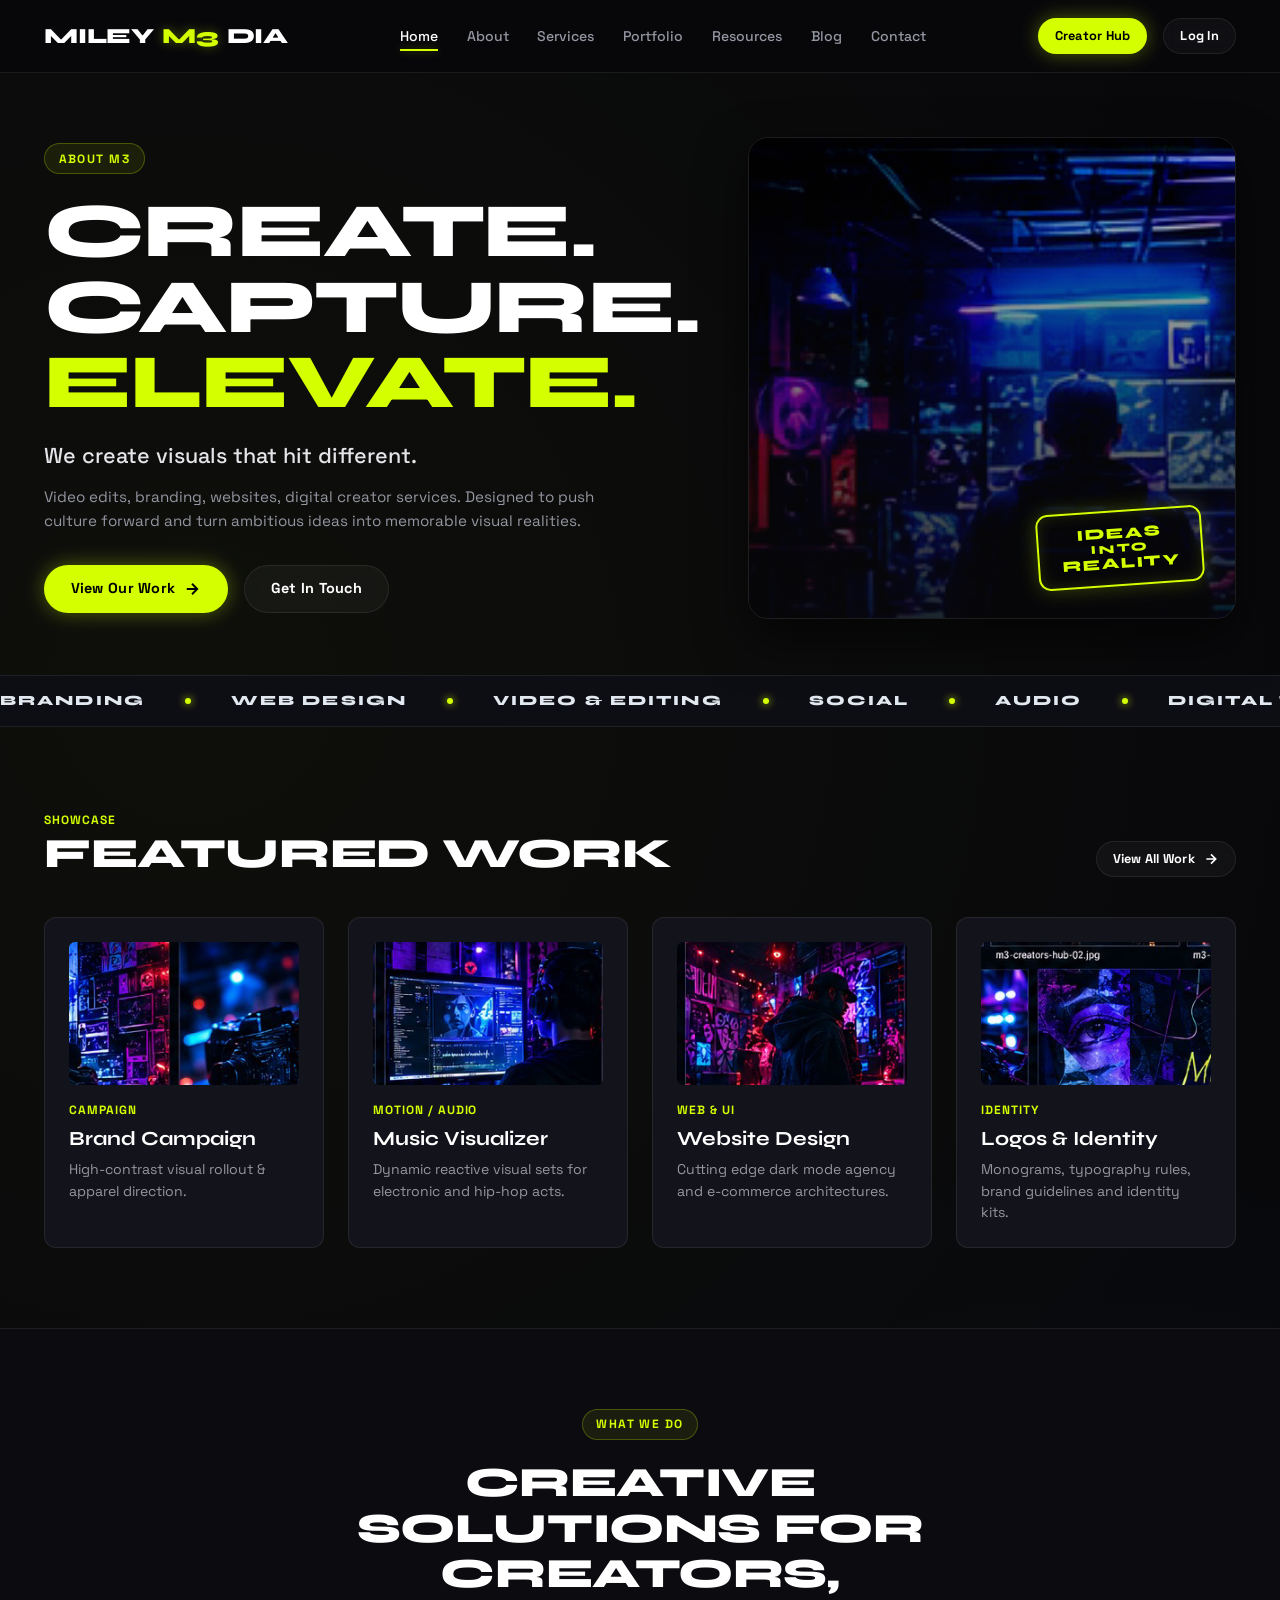
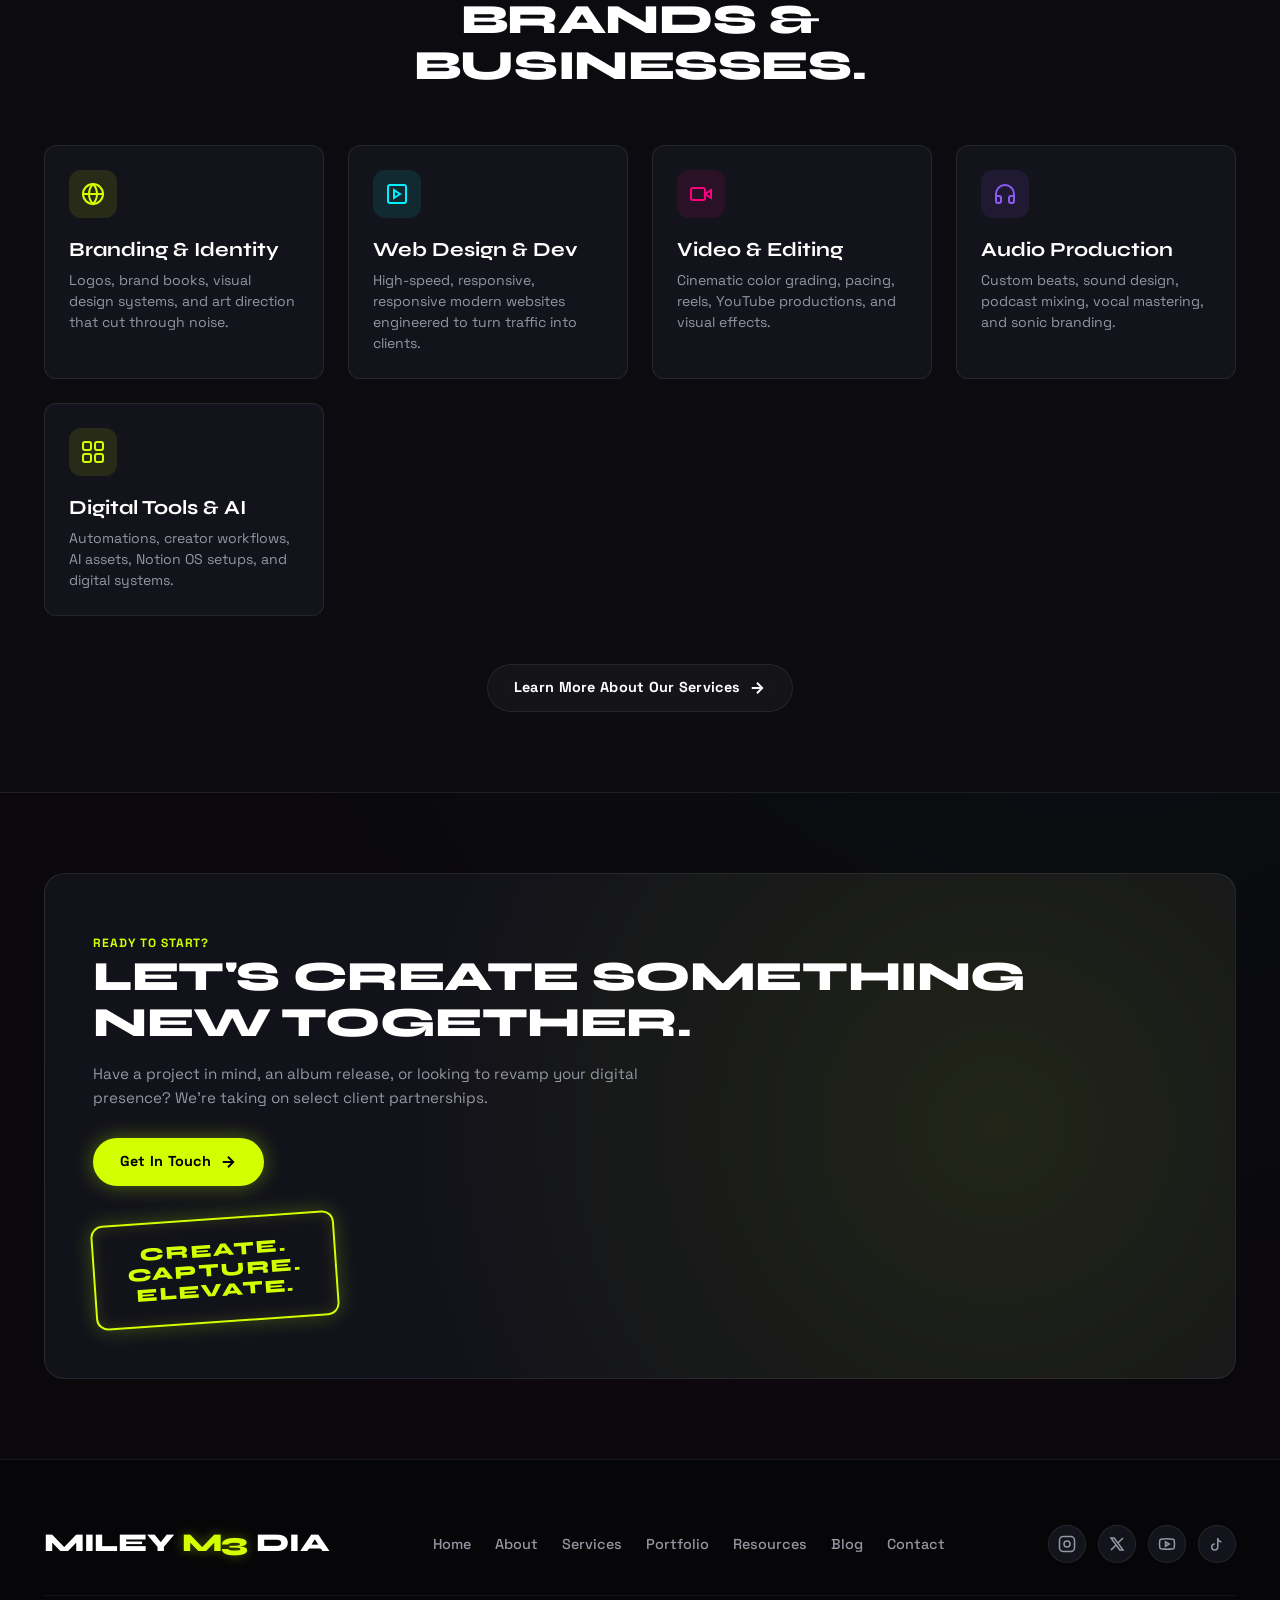
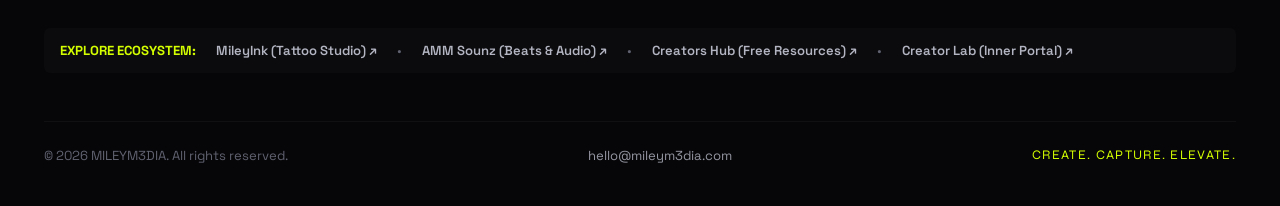
<file: index.html>
<!DOCTYPE html>
<html lang="en">
<head>
  <meta charset="UTF-8">
  <meta name="viewport" content="width=device-width, initial-scale=1.0">
  <title>MILEYM3DIA | Create. Capture. Elevate.</title>
  <link rel="stylesheet" href="css/style.css">
  <link rel="icon" type="image/svg+xml" href="data:image/svg+xml,<svg xmlns='http://www.w3.org/2000/svg' viewBox='0 0 100 100'><text y='.9em' font-size='90'>⚡</text></svg>">
</head>
<body>

  <!-- Top Navigation -->
  <nav class="navbar">
    <div class="container nav-container">
      <a href="index.html" class="logo-brand">
        MILEY<span class="accent">M3</span>DIA
      </a>

      <ul class="nav-links">
        <li><a href="index.html" class="nav-link">Home</a></li>
        <li><a href="about.html" class="nav-link">About</a></li>
        <li><a href="services.html" class="nav-link">Services</a></li>
        <li><a href="portfolio.html" class="nav-link">Portfolio</a></li>
        <li><a href="resources.html" class="nav-link">Resources</a></li>
        <li><a href="blog.html" class="nav-link">Blog</a></li>
        <li><a href="contact.html" class="nav-link">Contact</a></li>
      </ul>

      <div class="nav-actions">
        <a href="hub.html" class="btn btn-primary btn-sm desktop-only">Creator Hub</a>
        <a href="login.html" class="btn btn-secondary btn-sm desktop-only">Log In</a>
        <button class="mobile-menu-btn" aria-label="Toggle navigation">
          <svg width="22" height="22" viewBox="0 0 24 24" fill="none" stroke="currentColor" stroke-width="2">
            <path d="M4 6h16M4 12h16M4 18h16"/>
          </svg>
        </button>
      </div>
    </div>
  </nav>

  <!-- Mobile Drawer -->
  <div class="mobile-nav-drawer">
    <ul class="mobile-nav-links">
      <li><a href="index.html">Home</a></li>
      <li><a href="about.html">About</a></li>
      <li><a href="services.html">Services</a></li>
      <li><a href="portfolio.html">Portfolio</a></li>
      <li><a href="resources.html">Resources</a></li>
      <li><a href="blog.html">Blog</a></li>
      <li><a href="contact.html">Contact</a></li>
      <li><a href="hub.html" class="text-lime">Creators Hub ⚡</a></li>
      <li><a href="login.html">Member Log In</a></li>
    </ul>
    <div class="sub-brands-strip" style="margin-top: 1rem; flex-direction: column; align-items: flex-start;">
      <span style="color: var(--text-muted); font-size: 0.75rem;">SUB-BRANDS:</span>
      <a href="mileyink.html">MileyInk — Tattoo Studio ↗</a>
      <a href="amm-sounz.html">AMM Sounz — Beats & Audio ↗</a>
      <a href="creator-lab.html">Creator Lab — Inner Portal ↗</a>
    </div>
  </div>

  <!-- Hero Section -->
  <section class="section-padding" style="padding-top: 4rem; padding-bottom: 3.5rem; position: relative;">
    <div class="container">
      <div class="grid-2" style="align-items: center; gap: 3rem;">
        
        <!-- Left: Headline & Actions -->
        <div>
          <div class="tag-badge">ABOUT M3</div>
          <h1 class="hero-title">
            CREATE.<br>
            CAPTURE.<br>
            <span class="text-lime">ELEVATE.</span>
          </h1>
          <p class="hero-subtitle">We create visuals that hit different.</p>
          <p class="hero-desc">
            Video edits, branding, websites, digital creator services. Designed to push culture forward and turn ambitious ideas into memorable visual realities.
          </p>

          <div style="display: flex; flex-wrap: wrap; gap: 1rem; margin-top: 1rem;">
            <a href="portfolio.html" class="btn btn-primary">
              View Our Work
              <svg width="18" height="18" viewBox="0 0 24 24" fill="none" stroke="currentColor" stroke-width="2.5"><path d="M5 12h14M12 5l7 7-7 7"/></svg>
            </a>
            <a href="contact.html" class="btn btn-secondary">Get In Touch</a>
          </div>
        </div>

        <!-- Right: Visual with Neon Crown & Sticker -->
        <div style="position: relative;">
          <div style="position: relative; border-radius: var(--radius-lg); overflow: hidden; border: 1px solid var(--border-subtle); box-shadow: 0 20px 50px rgba(0,0,0,0.6);">
            <!-- Doodle Crown SVG -->
            <svg class="doodle-crown" style="top: -15px; left: 20px; width: 64px; height: 48px;" viewBox="0 0 64 48">
              <path d="M6 38 L14 12 L28 26 L48 8 L54 38 Z" fill="none" stroke="#d4ff00" stroke-width="3.5" stroke-linejoin="round"/>
              <circle cx="14" cy="10" r="3" fill="#d4ff00" />
              <circle cx="38" cy="18" r="3" fill="#d4ff00" />
              <circle cx="48" cy="6" r="3" fill="#d4ff00" />
            </svg>

            <img src="assets/images/m3-hero-home.jpg" alt="MILEYM3DIA Studio Production" style="width: 100%; height: 480px; object-fit: cover; filter: contrast(1.1) brightness(0.9);">
            <div style="position: absolute; inset: 0; background: linear-gradient(180deg, rgba(8,8,11,0.1) 0%, rgba(8,8,11,0.85) 100%);"></div>

            <!-- Neon Floating Sticker -->
            <div style="position: absolute; bottom: 2rem; right: 2rem; z-index: 10;">
              <div class="neon-stamp" style="font-size: 0.95rem;">
                <span>IDEAS</span>
                <span style="font-size: 0.75rem; letter-spacing: 0.2em;">INTO</span>
                <span>REALITY</span>
              </div>
            </div>
          </div>
        </div>

      </div>
    </div>
  </section>

  <!-- Marquee Ticker -->
  <div class="marquee-container">
    <div class="marquee-content">
      <div class="marquee-item">BRANDING <span class="marquee-dot"></span></div>
      <div class="marquee-item">WEB DESIGN <span class="marquee-dot"></span></div>
      <div class="marquee-item">VIDEO &amp; EDITING <span class="marquee-dot"></span></div>
      <div class="marquee-item">SOCIAL <span class="marquee-dot"></span></div>
      <div class="marquee-item">AUDIO <span class="marquee-dot"></span></div>
      <div class="marquee-item">DIGITAL TOOLS <span class="marquee-dot"></span></div>
      <!-- Duplicate for seamless loop -->
      <div class="marquee-item">BRANDING <span class="marquee-dot"></span></div>
      <div class="marquee-item">WEB DESIGN <span class="marquee-dot"></span></div>
      <div class="marquee-item">VIDEO &amp; EDITING <span class="marquee-dot"></span></div>
      <div class="marquee-item">SOCIAL <span class="marquee-dot"></span></div>
      <div class="marquee-item">AUDIO <span class="marquee-dot"></span></div>
      <div class="marquee-item">DIGITAL TOOLS <span class="marquee-dot"></span></div>
    </div>
  </div>

  <!-- FEATURED WORK Section -->
  <section class="section-padding">
    <div class="container">
      <div class="section-header">
        <div>
          <span class="card-tag">SHOWCASE</span>
          <h2 class="section-title">FEATURED WORK</h2>
        </div>
        <a href="portfolio.html" class="btn btn-secondary btn-sm">
          View All Work
          <svg width="16" height="16" viewBox="0 0 24 24" fill="none" stroke="currentColor" stroke-width="2.5"><path d="M5 12h14M12 5l7 7-7 7"/></svg>
        </a>
      </div>

      <div class="grid-4">
        <!-- Project 1 -->
        <a href="portfolio.html" class="card">
          <div class="card-media">
            <img src="assets/images/m3-portfolio-01.jpg" alt="Brand Campaign">
          </div>
          <div class="card-tag">Campaign</div>
          <h3 class="card-title">Brand Campaign</h3>
          <p class="card-desc">High-contrast visual rollout &amp; apparel direction.</p>
        </a>

        <!-- Project 2 -->
        <a href="portfolio.html" class="card">
          <div class="card-media">
            <img src="assets/images/m3-portfolio-02.jpg" alt="Music Visualizer">
          </div>
          <div class="card-tag">Motion / Audio</div>
          <h3 class="card-title">Music Visualizer</h3>
          <p class="card-desc">Dynamic reactive visual sets for electronic and hip-hop acts.</p>
        </a>

        <!-- Project 3 -->
        <a href="portfolio.html" class="card">
          <div class="card-media">
            <img src="assets/images/m3-portfolio-03.jpg" alt="Website Design">
          </div>
          <div class="card-tag">Web &amp; UI</div>
          <h3 class="card-title">Website Design</h3>
          <p class="card-desc">Cutting edge dark mode agency and e-commerce architectures.</p>
        </a>

        <!-- Project 4 -->
        <a href="portfolio.html" class="card">
          <div class="card-media">
            <img src="assets/images/m3-graphic-01.jpg" alt="Logos & Identity">
          </div>
          <div class="card-tag">Identity</div>
          <h3 class="card-title">Logos &amp; Identity</h3>
          <p class="card-desc">Monograms, typography rules, brand guidelines and identity kits.</p>
        </a>
      </div>
    </div>
  </section>

  <!-- Creative Solutions Section -->
  <section class="section-padding" style="background: #0b0b10; border-top: 1px solid var(--border-subtle); border-bottom: 1px solid var(--border-subtle);">
    <div class="container">
      <div style="text-align: center; max-width: 650px; margin: 0 auto 3.5rem auto;">
        <span class="tag-badge">WHAT WE DO</span>
        <h2 class="section-title">Creative Solutions for Creators, Brands &amp; Businesses.</h2>
      </div>

      <div class="grid-4" style="grid-template-columns: repeat(auto-fit, minmax(220px, 1fr));">
        
        <div class="card">
          <div style="width: 48px; height: 48px; border-radius: 12px; background: rgba(212,255,0,0.1); display: flex; align-items: center; justify-content: center; margin-bottom: 1.25rem;">
            <svg width="24" height="24" viewBox="0 0 24 24" fill="none" stroke="#d4ff00" stroke-width="2"><circle cx="12" cy="12" r="10"/><path d="M12 2a14.5 14.5 0 0 0 0 20 14.5 14.5 0 0 0 0-20"/><path d="M2 12h20"/></svg>
          </div>
          <h3 class="card-title">Branding &amp; Identity</h3>
          <p class="card-desc">Logos, brand books, visual design systems, and art direction that cut through noise.</p>
        </div>

        <div class="card">
          <div style="width: 48px; height: 48px; border-radius: 12px; background: rgba(0,240,255,0.1); display: flex; align-items: center; justify-content: center; margin-bottom: 1.25rem;">
            <svg width="24" height="24" viewBox="0 0 24 24" fill="none" stroke="#00f0ff" stroke-width="2"><rect width="18" height="18" x="3" y="3" rx="2"/><path d="m9 8 6 4-6 4Z"/></svg>
          </div>
          <h3 class="card-title">Web Design &amp; Dev</h3>
          <p class="card-desc">High-speed, responsive, responsive modern websites engineered to turn traffic into clients.</p>
        </div>

        <div class="card">
          <div style="width: 48px; height: 48px; border-radius: 12px; background: rgba(255,0,127,0.1); display: flex; align-items: center; justify-content: center; margin-bottom: 1.25rem;">
            <svg width="24" height="24" viewBox="0 0 24 24" fill="none" stroke="#ff007f" stroke-width="2"><path d="m22 8-6 4 6 4V8Z"/><rect width="14" height="12" x="2" y="6" rx="2"/></svg>
          </div>
          <h3 class="card-title">Video &amp; Editing</h3>
          <p class="card-desc">Cinematic color grading, pacing, reels, YouTube productions, and visual effects.</p>
        </div>

        <div class="card">
          <div style="width: 48px; height: 48px; border-radius: 12px; background: rgba(139,92,246,0.1); display: flex; align-items: center; justify-content: center; margin-bottom: 1.25rem;">
            <svg width="24" height="24" viewBox="0 0 24 24" fill="none" stroke="#8b5cf6" stroke-width="2"><path d="M3 18v-6a9 9 0 0 1 18 0v6"/><path d="M21 19a2 2 0 0 1-2 2h-1a2 2 0 0 1-2-2v-3a2 2 0 0 1 2-2h3zM3 19a2 2 0 0 0 2 2h1a2 2 0 0 0 2-2v-3a2 2 0 0 0-2-2H3z"/></svg>
          </div>
          <h3 class="card-title">Audio Production</h3>
          <p class="card-desc">Custom beats, sound design, podcast mixing, vocal mastering, and sonic branding.</p>
        </div>

        <div class="card">
          <div style="width: 48px; height: 48px; border-radius: 12px; background: rgba(212,255,0,0.1); display: flex; align-items: center; justify-content: center; margin-bottom: 1.25rem;">
            <svg width="24" height="24" viewBox="0 0 24 24" fill="none" stroke="#d4ff00" stroke-width="2"><rect width="8" height="8" x="2" y="2" rx="2"/><rect width="8" height="8" x="14" y="2" rx="2"/><rect width="8" height="8" x="2" y="14" rx="2"/><rect width="8" height="8" x="14" y="14" rx="2"/></svg>
          </div>
          <h3 class="card-title">Digital Tools &amp; AI</h3>
          <p class="card-desc">Automations, creator workflows, AI assets, Notion OS setups, and digital systems.</p>
        </div>

      </div>

      <div style="text-align: center; margin-top: 3rem;">
        <a href="services.html" class="btn btn-secondary">
          Learn More About Our Services
          <svg width="18" height="18" viewBox="0 0 24 24" fill="none" stroke="currentColor" stroke-width="2.5"><path d="M5 12h14M12 5l7 7-7 7"/></svg>
        </a>
      </div>
    </div>
  </section>

  <!-- Bottom Call to Action Banner -->
  <section class="section-padding" style="position: relative; overflow: hidden;">
    <div class="container">
      <div style="background: radial-gradient(circle at 80% 50%, rgba(212, 255, 0, 0.08) 0%, transparent 60%), #12121a; border: 1px solid var(--border-subtle); border-radius: var(--radius-lg); padding: 3.5rem 3rem; display: flex; align-items: center; justify-content: space-between; flex-wrap: wrap; gap: 2rem;">
        <div>
          <span class="card-tag">READY TO START?</span>
          <h2 class="section-title" style="margin-bottom: 1rem;">Let's Create Something<br>New Together.</h2>
          <p class="hero-desc" style="margin-bottom: 1.75rem;">
            Have a project in mind, an album release, or looking to revamp your digital presence? We're taking on select client partnerships.
          </p>
          <a href="contact.html" class="btn btn-primary">
            Get In Touch
            <svg width="18" height="18" viewBox="0 0 24 24" fill="none" stroke="currentColor" stroke-width="2.5"><path d="M5 12h14M12 5l7 7-7 7"/></svg>
          </a>
        </div>

        <div>
          <div class="neon-stamp" style="font-size: 1.15rem; padding: 1.25rem 2rem;">
            <span>CREATE.</span>
            <span>CAPTURE.</span>
            <span>ELEVATE.</span>
          </div>
        </div>
      </div>
    </div>
  </section>

  <!-- Footer -->
  <footer class="footer">
    <div class="container">
      <div class="footer-top">
        <div class="footer-brand-row">
          <a href="index.html" class="logo-brand" style="font-size: 1.6rem;">
            MILEY<span class="accent">M3</span>DIA
          </a>

          <ul class="footer-links">
            <li><a href="index.html">Home</a></li>
            <li><a href="about.html">About</a></li>
            <li><a href="services.html">Services</a></li>
            <li><a href="portfolio.html">Portfolio</a></li>
            <li><a href="resources.html">Resources</a></li>
            <li><a href="blog.html">Blog</a></li>
            <li><a href="contact.html">Contact</a></li>
          </ul>

          <div class="footer-socials">
            <a href="https://instagram.com" target="_blank" class="social-circle" aria-label="Instagram">
              <svg width="18" height="18" viewBox="0 0 24 24" fill="none" stroke="currentColor" stroke-width="2"><rect width="20" height="20" x="2" y="2" rx="5"/><circle cx="12" cy="12" r="4"/><line x1="17.5" x2="17.51" y1="6.5" y2="6.5"/></svg>
            </a>
            <a href="https://twitter.com" target="_blank" class="social-circle" aria-label="X / Twitter">
              <svg width="18" height="18" viewBox="0 0 24 24" fill="none" stroke="currentColor" stroke-width="2"><path d="M4 4l11.733 16h4.267l-11.733 -16z"/><path d="M4 20l6.768 -6.768m2.46 -2.46l6.772 -6.772"/></svg>
            </a>
            <a href="https://youtube.com" target="_blank" class="social-circle" aria-label="YouTube">
              <svg width="18" height="18" viewBox="0 0 24 24" fill="none" stroke="currentColor" stroke-width="2"><path d="M2.5 17a24.12 24.12 0 0 1 0-10 2 2 0 0 1 1.4-1.4 49.56 49.56 0 0 1 16.2 0A2 2 0 0 1 21.5 7a24.12 24.12 0 0 1 0 10 2 2 0 0 1-1.4 1.4 49.55 49.55 0 0 1-16.2 0A2 2 0 0 1 2.5 17"/><polygon points="10 15 15 12 10 9"/></svg>
            </a>
            <a href="https://tiktok.com" target="_blank" class="social-circle" aria-label="TikTok">
              <svg width="18" height="18" viewBox="0 0 24 24" fill="none" stroke="currentColor" stroke-width="2"><path d="M9 12a4 4 0 1 0 4 4V4a5 5 0 0 0 5 5"/></svg>
            </a>
          </div>
        </div>

        <div class="sub-brands-strip">
          <span style="color: var(--neon-lime); font-weight: 700;">EXPLORE ECOSYSTEM:</span>
          <a href="mileyink.html">MileyInk (Tattoo Studio) ↗</a>
          <span>•</span>
          <a href="amm-sounz.html">AMM Sounz (Beats &amp; Audio) ↗</a>
          <span>•</span>
          <a href="hub.html">Creators Hub (Free Resources) ↗</a>
          <span>•</span>
          <a href="creator-lab.html">Creator Lab (Inner Portal) ↗</a>
        </div>
      </div>

      <div class="footer-bottom">
        <div>&copy; 2026 MILEYM3DIA. All rights reserved.</div>
        <div>
          <a href="mailto:hello@mileym3dia.com">hello@mileym3dia.com</a>
        </div>
        <div style="font-family: var(--font-display); letter-spacing: 0.1em; color: var(--neon-lime);">
          CREATE. CAPTURE. ELEVATE.
        </div>
      </div>
    </div>
  </footer>

  <script src="js/main.js"></script>
</body>
</html>
</file>
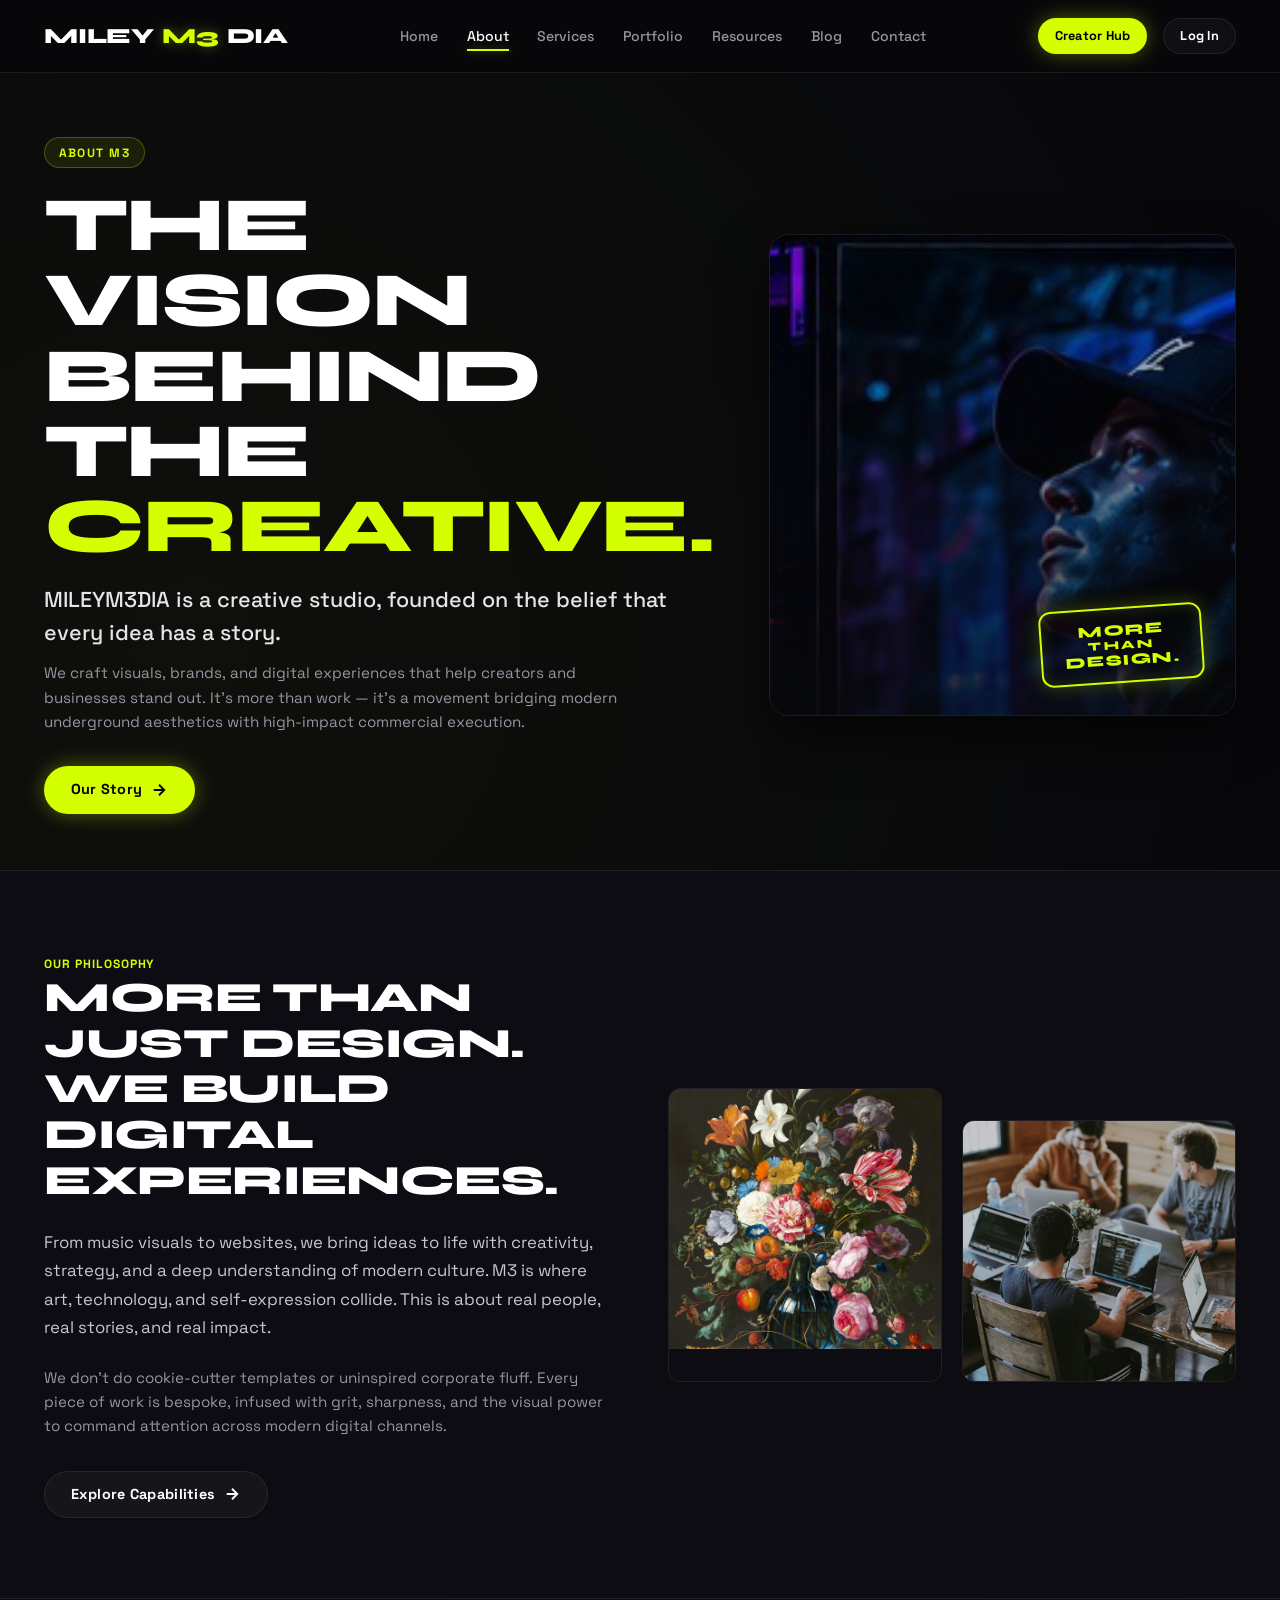
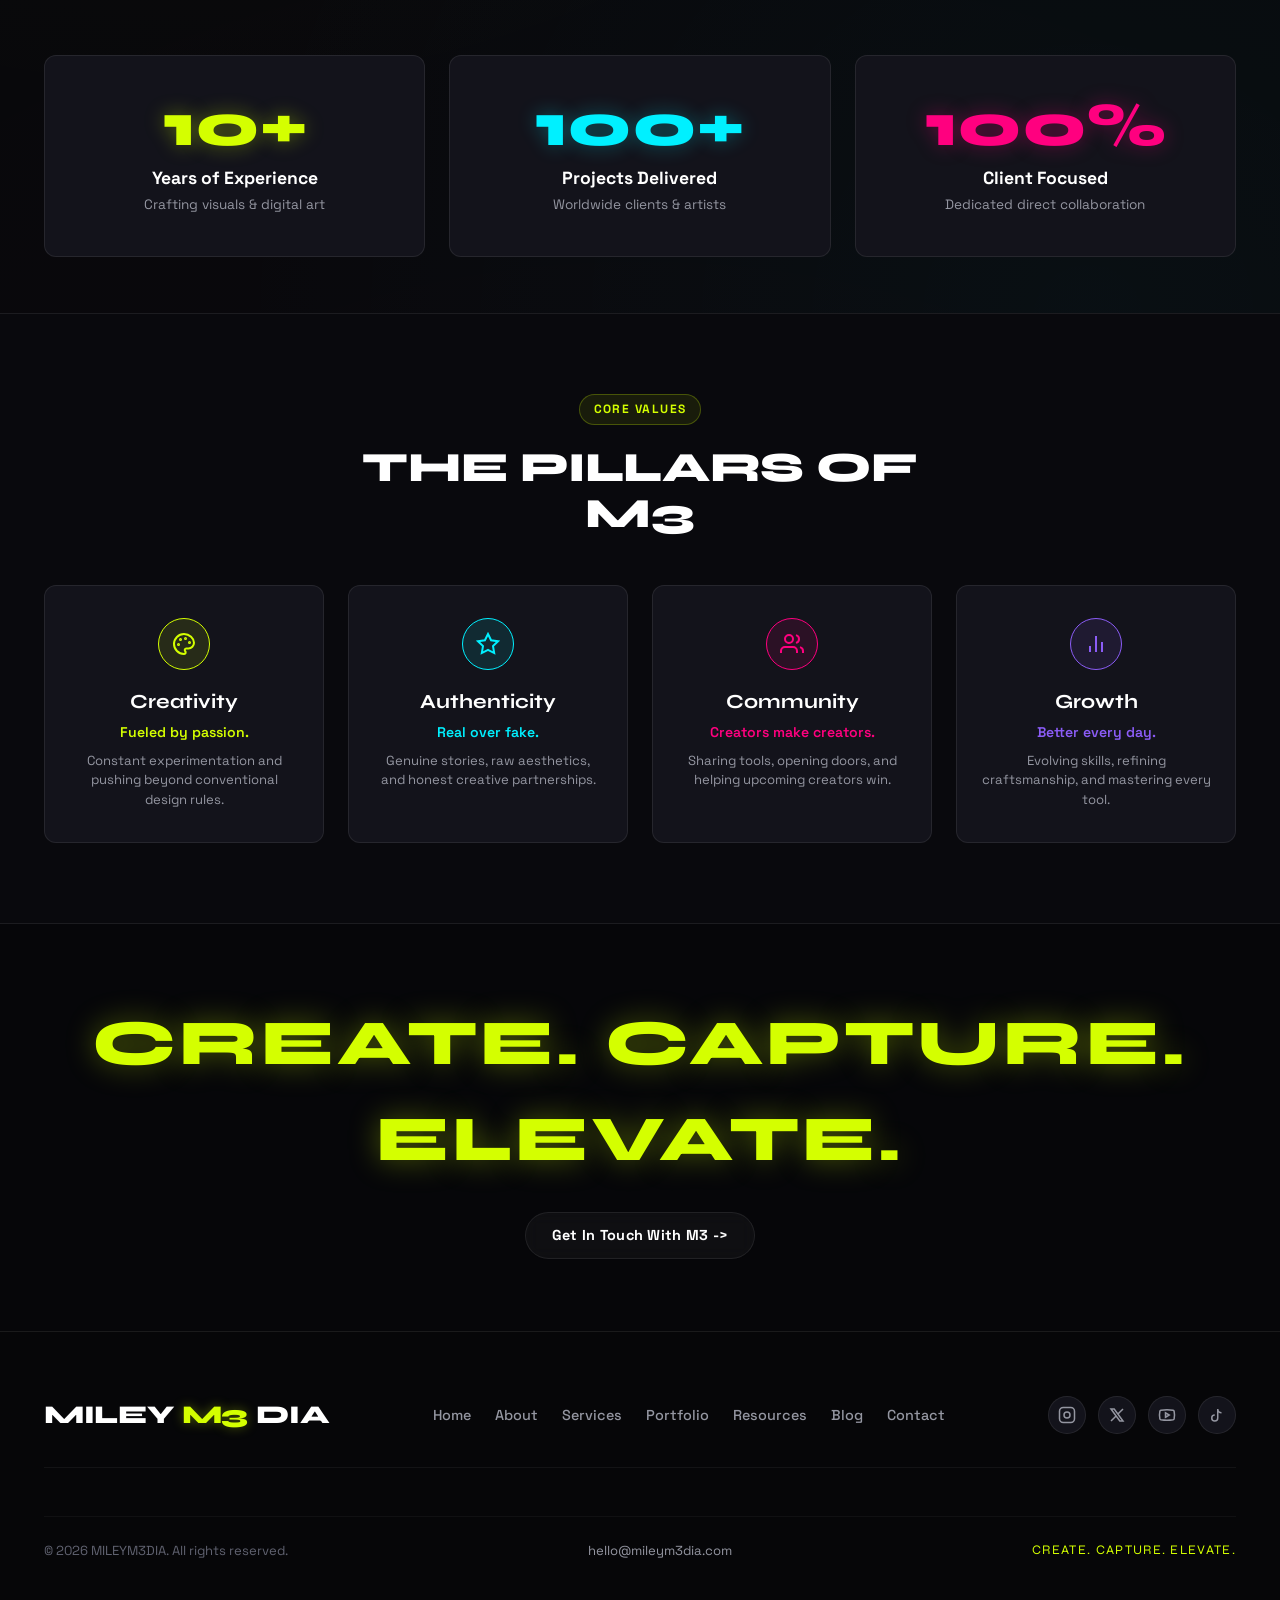
<file: about.html>
<!DOCTYPE html>
<html lang="en">
<head>
  <meta charset="UTF-8">
  <meta name="viewport" content="width=device-width, initial-scale=1.0">
  <title>About M3 | MILEYM3DIA Creative Studio</title>
  <link rel="stylesheet" href="css/style.css">
</head>
<body>

  <!-- Navigation -->
  <nav class="navbar">
    <div class="container nav-container">
      <a href="index.html" class="logo-brand">
        MILEY<span class="accent">M3</span>DIA
      </a>

      <ul class="nav-links">
        <li><a href="index.html" class="nav-link">Home</a></li>
        <li><a href="about.html" class="nav-link active">About</a></li>
        <li><a href="services.html" class="nav-link">Services</a></li>
        <li><a href="portfolio.html" class="nav-link">Portfolio</a></li>
        <li><a href="resources.html" class="nav-link">Resources</a></li>
        <li><a href="blog.html" class="nav-link">Blog</a></li>
        <li><a href="contact.html" class="nav-link">Contact</a></li>
      </ul>

      <div class="nav-actions">
        <a href="hub.html" class="btn btn-primary btn-sm desktop-only">Creator Hub</a>
        <a href="login.html" class="btn btn-secondary btn-sm desktop-only">Log In</a>
        <button class="mobile-menu-btn" aria-label="Toggle navigation">
          <svg width="22" height="22" viewBox="0 0 24 24" fill="none" stroke="currentColor" stroke-width="2">
            <path d="M4 6h16M4 12h16M4 18h16"/>
          </svg>
        </button>
      </div>
    </div>
  </nav>

  <!-- Mobile Drawer -->
  <div class="mobile-nav-drawer">
    <ul class="mobile-nav-links">
      <li><a href="index.html">Home</a></li>
      <li><a href="about.html" class="active">About</a></li>
      <li><a href="services.html">Services</a></li>
      <li><a href="portfolio.html">Portfolio</a></li>
      <li><a href="resources.html">Resources</a></li>
      <li><a href="blog.html">Blog</a></li>
      <li><a href="contact.html">Contact</a></li>
      <li><a href="hub.html" class="text-lime">Creators Hub ⚡</a></li>
      <li><a href="login.html">Member Log In</a></li>
    </ul>
  </div>

  <!-- Hero Section -->
  <section class="section-padding" style="padding-top: 4rem; padding-bottom: 3.5rem;">
    <div class="container">
      <div class="grid-2" style="align-items: center; gap: 3.5rem;">
        <div>
          <div class="tag-badge">ABOUT M3</div>
          <h1 class="hero-title">
            THE VISION<br>
            BEHIND THE<br>
            <span class="text-lime">CREATIVE.</span>
          </h1>
          <p class="hero-subtitle">
            MILEYM3DIA is a creative studio, founded on the belief that every idea has a story.
          </p>
          <p class="hero-desc">
            We craft visuals, brands, and digital experiences that help creators and businesses stand out. It's more than work — it's a movement bridging modern underground aesthetics with high-impact commercial execution.
          </p>
          <a href="#story" class="btn btn-primary">
            Our Story
            <svg width="18" height="18" viewBox="0 0 24 24" fill="none" stroke="currentColor" stroke-width="2.5"><path d="M5 12h14M12 5l7 7-7 7"/></svg>
          </a>
        </div>

        <div style="position: relative;">
          <div style="border-radius: var(--radius-lg); overflow: hidden; border: 1px solid var(--border-subtle); position: relative; box-shadow: 0 20px 50px rgba(0,0,0,0.6);">
            <img src="assets/images/m3-about-main.jpg" alt="The Visionary Behind M3" style="width: 100%; height: 480px; object-fit: cover;">
            <div style="position: absolute; inset: 0; background: linear-gradient(180deg, rgba(8,8,11,0.1) 0%, rgba(8,8,11,0.85) 100%);"></div>
            
            <div style="position: absolute; bottom: 2rem; right: 2rem; z-index: 10;">
              <div class="neon-stamp" style="font-size: 0.95rem;">
                <span>MORE</span>
                <span style="font-size: 0.75rem; letter-spacing: 0.2em;">THAN</span>
                <span>DESIGN.</span>
              </div>
            </div>
          </div>
        </div>
      </div>
    </div>
  </section>

  <!-- Philosophy & Narrative -->
  <section id="story" class="section-padding" style="background: #0c0c12; border-top: 1px solid var(--border-subtle); border-bottom: 1px solid var(--border-subtle);">
    <div class="container">
      <div class="grid-2" style="align-items: center; gap: 3.5rem;">
        <div>
          <span class="card-tag">OUR PHILOSOPHY</span>
          <h2 class="section-title" style="margin-bottom: 1.5rem;">
            More Than Just Design.<br>
            We Build Digital Experiences.
          </h2>
          <p class="hero-desc" style="color: #c4c6d4; font-size: 1.05rem; line-height: 1.7; margin-bottom: 1.5rem;">
            From music visuals to websites, we bring ideas to life with creativity, strategy, and a deep understanding of modern culture. M3 is where art, technology, and self-expression collide. This is about real people, real stories, and real impact.
          </p>
          <p class="hero-desc" style="margin-bottom: 2rem;">
            We don't do cookie-cutter templates or uninspired corporate fluff. Every piece of work is bespoke, infused with grit, sharpness, and the visual power to command attention across modern digital channels.
          </p>
          <a href="services.html" class="btn btn-secondary">
            Explore Capabilities
            <svg width="18" height="18" viewBox="0 0 24 24" fill="none" stroke="currentColor" stroke-width="2.5"><path d="M5 12h14M12 5l7 7-7 7"/></svg>
          </a>
        </div>

        <div class="grid-2" style="gap: 1.25rem;">
          <div style="border-radius: var(--radius-md); overflow: hidden; border: 1px solid var(--border-subtle);">
            <img src="assets/images/visual-storytelling.jpg" alt="Art Direction" style="width: 100%; height: 260px; object-fit: cover;">
          </div>
          <div style="border-radius: var(--radius-md); overflow: hidden; border: 1px solid var(--border-subtle); margin-top: 2rem;">
            <img src="assets/images/creators-lab.jpg" alt="Creative Studio" style="width: 100%; height: 260px; object-fit: cover;">
          </div>
        </div>
      </div>
    </div>
  </section>

  <!-- Stats Counter Row -->
  <section class="section-padding" style="padding-top: 3.5rem; padding-bottom: 3.5rem;">
    <div class="container">
      <div class="grid-3" style="text-align: center;">
        <div class="card" style="padding: 2.5rem 1.5rem;">
          <div class="font-display" style="font-size: 3.8rem; font-weight: 800; color: var(--neon-lime); line-height: 1; margin-bottom: 0.5rem; text-shadow: 0 0 20px var(--neon-lime-glow);">
            10+
          </div>
          <div style="font-weight: 700; font-size: 1.1rem; color: #fff;">Years of Experience</div>
          <div class="text-muted" style="font-size: 0.85rem; margin-top: 0.25rem;">Crafting visuals &amp; digital art</div>
        </div>

        <div class="card" style="padding: 2.5rem 1.5rem;">
          <div class="font-display" style="font-size: 3.8rem; font-weight: 800; color: var(--neon-cyan); line-height: 1; margin-bottom: 0.5rem; text-shadow: 0 0 20px var(--neon-cyan-glow);">
            100+
          </div>
          <div style="font-weight: 700; font-size: 1.1rem; color: #fff;">Projects Delivered</div>
          <div class="text-muted" style="font-size: 0.85rem; margin-top: 0.25rem;">Worldwide clients &amp; artists</div>
        </div>

        <div class="card" style="padding: 2.5rem 1.5rem;">
          <div class="font-display" style="font-size: 3.8rem; font-weight: 800; color: var(--neon-magenta); line-height: 1; margin-bottom: 0.5rem; text-shadow: 0 0 20px var(--neon-magenta-glow);">
            100%
          </div>
          <div style="font-weight: 700; font-size: 1.1rem; color: #fff;">Client Focused</div>
          <div class="text-muted" style="font-size: 0.85rem; margin-top: 0.25rem;">Dedicated direct collaboration</div>
        </div>
      </div>
    </div>
  </section>

  <!-- 4 Core Pillars -->
  <section class="section-padding" style="background: #09090d; border-top: 1px solid var(--border-subtle); border-bottom: 1px solid var(--border-subtle);">
    <div class="container">
      <div style="text-align: center; max-width: 650px; margin: 0 auto 3rem auto;">
        <span class="tag-badge">CORE VALUES</span>
        <h2 class="section-title">The Pillars of M3</h2>
      </div>

      <div class="grid-4">
        <div class="card" style="text-align: center; padding: 2rem 1.5rem;">
          <div style="width: 52px; height: 52px; border-radius: 50%; background: rgba(212,255,0,0.1); border: 1px solid var(--neon-lime); display: flex; align-items: center; justify-content: center; margin: 0 auto 1.25rem auto;">
            <svg width="24" height="24" viewBox="0 0 24 24" fill="none" stroke="#d4ff00" stroke-width="2"><circle cx="13.5" cy="6.5" r=".5" fill="#d4ff00"/><circle cx="17.5" cy="10.5" r=".5" fill="#d4ff00"/><circle cx="8.5" cy="7.5" r=".5" fill="#d4ff00"/><circle cx="6.5" cy="12.5" r=".5" fill="#d4ff00"/><path d="M12 2C6.5 2 2 6.5 2 12s4.5 10 10 10c.926 0 1.648-.746 1.648-1.688 0-.437-.18-.835-.437-1.125-.29-.289-.438-.652-.438-1.125a1.64 1.64 0 0 1 1.668-1.668h1.996c3.051 0 5.563-2.512 5.563-5.563C22 6.5 17.5 2 12 2Z"/></svg>
          </div>
          <h3 class="card-title">Creativity</h3>
          <p class="card-desc" style="color: var(--neon-lime); font-weight: 600;">Fueled by passion.</p>
          <p class="card-desc" style="margin-top: 0.5rem; font-size: 0.82rem;">Constant experimentation and pushing beyond conventional design rules.</p>
        </div>

        <div class="card" style="text-align: center; padding: 2rem 1.5rem;">
          <div style="width: 52px; height: 52px; border-radius: 50%; background: rgba(0,240,255,0.1); border: 1px solid var(--neon-cyan); display: flex; align-items: center; justify-content: center; margin: 0 auto 1.25rem auto;">
            <svg width="24" height="24" viewBox="0 0 24 24" fill="none" stroke="#00f0ff" stroke-width="2"><path d="M12 2l3.09 6.26L22 9.27l-5 4.87 1.18 6.88L12 17.77l-6.18 3.25L7 14.14 2 9.27l6.91-1.01L12 2z"/></svg>
          </div>
          <h3 class="card-title">Authenticity</h3>
          <p class="card-desc" style="color: var(--neon-cyan); font-weight: 600;">Real over fake.</p>
          <p class="card-desc" style="margin-top: 0.5rem; font-size: 0.82rem;">Genuine stories, raw aesthetics, and honest creative partnerships.</p>
        </div>

        <div class="card" style="text-align: center; padding: 2rem 1.5rem;">
          <div style="width: 52px; height: 52px; border-radius: 50%; background: rgba(255,0,127,0.1); border: 1px solid var(--neon-magenta); display: flex; align-items: center; justify-content: center; margin: 0 auto 1.25rem auto;">
            <svg width="24" height="24" viewBox="0 0 24 24" fill="none" stroke="#ff007f" stroke-width="2"><path d="M17 21v-2a4 4 0 0 0-4-4H5a4 4 0 0 0-4 4v2"/><circle cx="9" cy="7" r="4"/><path d="M23 21v-2a4 4 0 0 0-3-3.87"/><path d="M16 3.13a4 4 0 0 1 0 7.75"/></svg>
          </div>
          <h3 class="card-title">Community</h3>
          <p class="card-desc" style="color: var(--neon-magenta); font-weight: 600;">Creators make creators.</p>
          <p class="card-desc" style="margin-top: 0.5rem; font-size: 0.82rem;">Sharing tools, opening doors, and helping upcoming creators win.</p>
        </div>

        <div class="card" style="text-align: center; padding: 2rem 1.5rem;">
          <div style="width: 52px; height: 52px; border-radius: 50%; background: rgba(139,92,246,0.1); border: 1px solid var(--neon-purple); display: flex; align-items: center; justify-content: center; margin: 0 auto 1.25rem auto;">
            <svg width="24" height="24" viewBox="0 0 24 24" fill="none" stroke="#8b5cf6" stroke-width="2"><path d="M18 20V10"/><path d="M12 20V4"/><path d="M6 20v-6"/></svg>
          </div>
          <h3 class="card-title">Growth</h3>
          <p class="card-desc" style="color: var(--neon-purple); font-weight: 600;">Better every day.</p>
          <p class="card-desc" style="margin-top: 0.5rem; font-size: 0.82rem;">Evolving skills, refining craftsmanship, and mastering every tool.</p>
        </div>
      </div>
    </div>
  </section>

  <!-- Big Brand Banner -->
  <section style="padding: 4.5rem 0; text-align: center; background: #060609;">
    <div class="container">
      <div class="font-display" style="font-size: clamp(2rem, 5vw, 4rem); font-weight: 800; letter-spacing: 0.05em; color: var(--neon-lime); text-shadow: 0 0 30px var(--neon-lime-glow);">
        CREATE. CAPTURE. ELEVATE.
      </div>
      <div style="margin-top: 1.5rem;">
        <a href="contact.html" class="btn btn-secondary">Get In Touch With M3 -></a>
      </div>
    </div>
  </section>

  <!-- Footer -->
  <footer class="footer">
    <div class="container">
      <div class="footer-top">
        <div class="footer-brand-row">
          <a href="index.html" class="logo-brand" style="font-size: 1.6rem;">
            MILEY<span class="accent">M3</span>DIA
          </a>
          <ul class="footer-links">
            <li><a href="index.html">Home</a></li>
            <li><a href="about.html">About</a></li>
            <li><a href="services.html">Services</a></li>
            <li><a href="portfolio.html">Portfolio</a></li>
            <li><a href="resources.html">Resources</a></li>
            <li><a href="blog.html">Blog</a></li>
            <li><a href="contact.html">Contact</a></li>
          </ul>
          <div class="footer-socials">
            <a href="https://instagram.com" target="_blank" class="social-circle"><svg width="18" height="18" viewBox="0 0 24 24" fill="none" stroke="currentColor" stroke-width="2"><rect width="20" height="20" x="2" y="2" rx="5"/><circle cx="12" cy="12" r="4"/><line x1="17.5" x2="17.51" y1="6.5" y2="6.5"/></svg></a>
            <a href="https://twitter.com" target="_blank" class="social-circle"><svg width="18" height="18" viewBox="0 0 24 24" fill="none" stroke="currentColor" stroke-width="2"><path d="M4 4l11.733 16h4.267l-11.733 -16z"/><path d="M4 20l6.768 -6.768m2.46 -2.46l6.772 -6.772"/></svg></a>
            <a href="https://youtube.com" target="_blank" class="social-circle"><svg width="18" height="18" viewBox="0 0 24 24" fill="none" stroke="currentColor" stroke-width="2"><path d="M2.5 17a24.12 24.12 0 0 1 0-10 2 2 0 0 1 1.4-1.4 49.56 49.56 0 0 1 16.2 0A2 2 0 0 1 21.5 7a24.12 24.12 0 0 1 0 10 2 2 0 0 1-1.4 1.4 49.55 49.55 0 0 1-16.2 0A2 2 0 0 1 2.5 17"/><polygon points="10 15 15 12 10 9"/></svg></a>
            <a href="https://tiktok.com" target="_blank" class="social-circle"><svg width="18" height="18" viewBox="0 0 24 24" fill="none" stroke="currentColor" stroke-width="2"><path d="M9 12a4 4 0 1 0 4 4V4a5 5 0 0 0 5 5"/></svg></a>
          </div>
        </div>
      </div>
      <div class="footer-bottom">
        <div>&copy; 2026 MILEYM3DIA. All rights reserved.</div>
        <div><a href="mailto:hello@mileym3dia.com">hello@mileym3dia.com</a></div>
        <div style="font-family: var(--font-display); letter-spacing: 0.1em; color: var(--neon-lime);">
          CREATE. CAPTURE. ELEVATE.
        </div>
      </div>
    </div>
  </footer>

  <script src="js/main.js"></script>
</body>
</html>
</file>
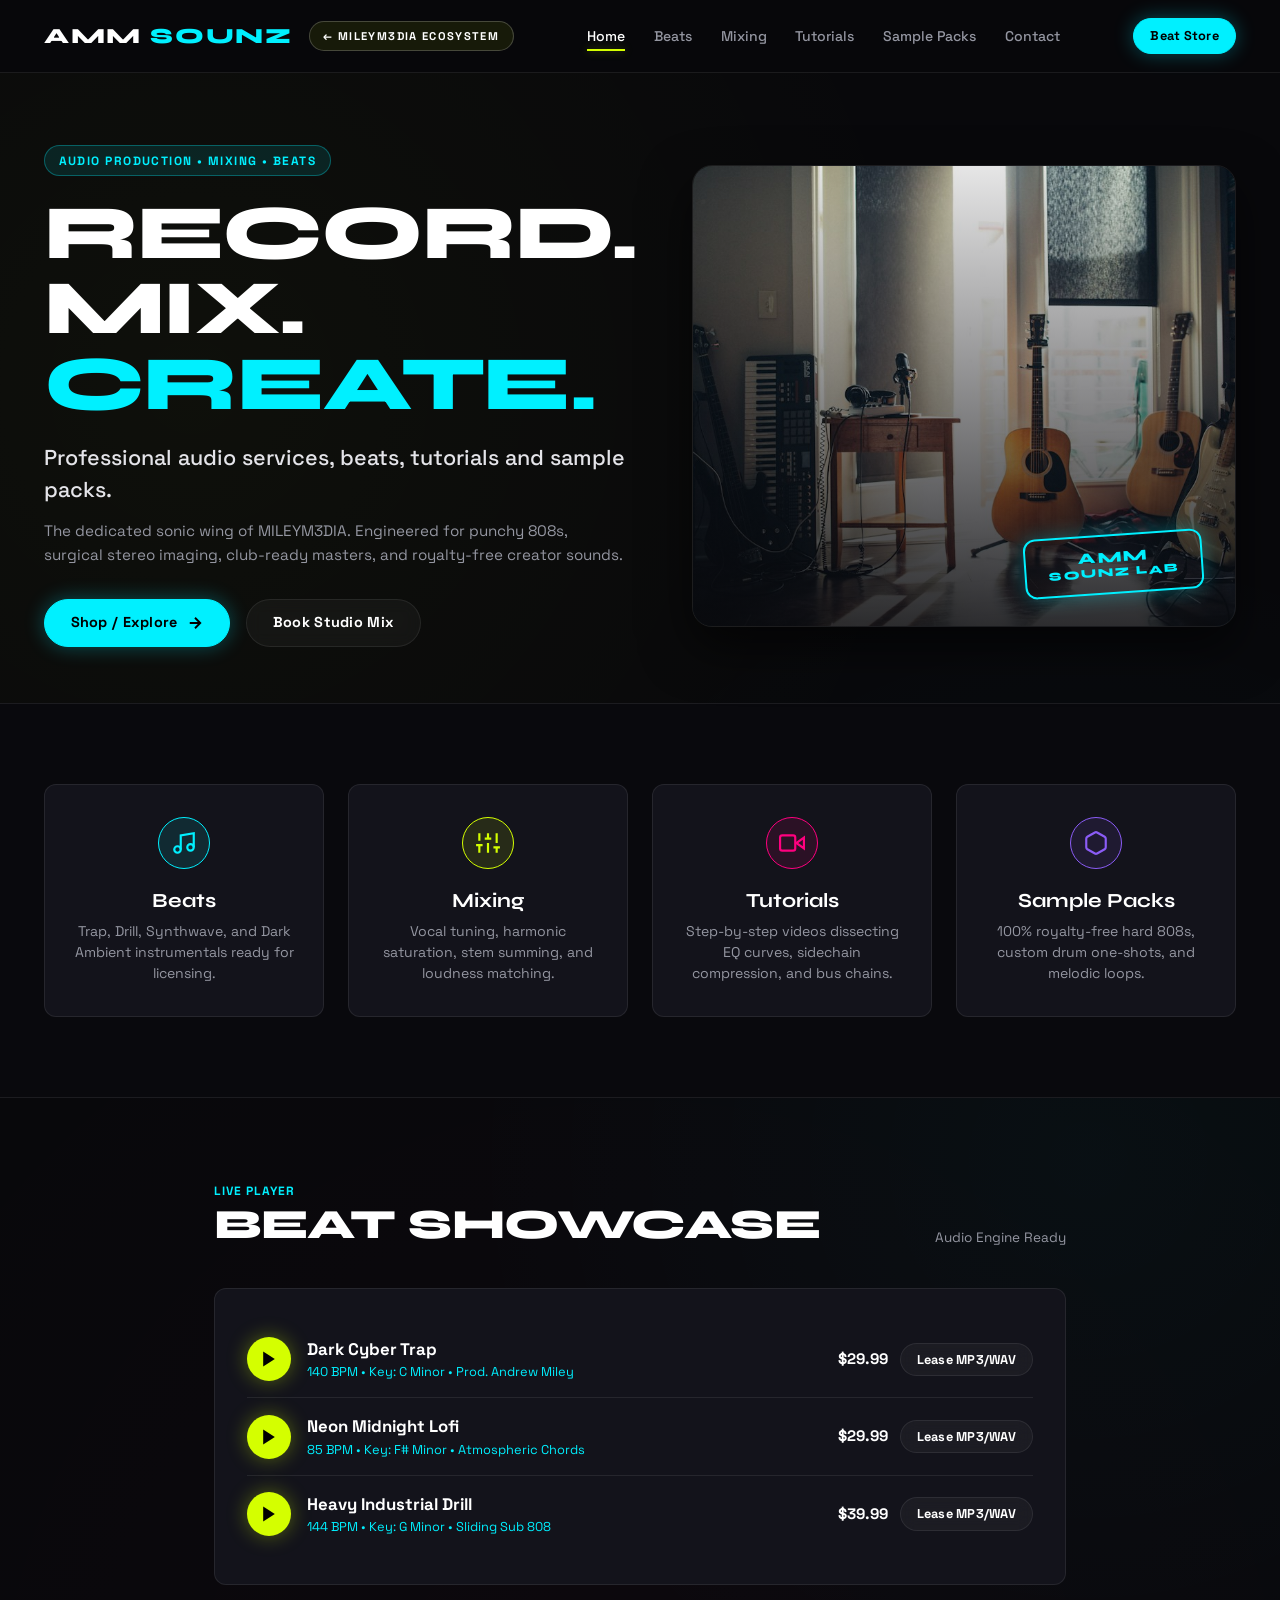
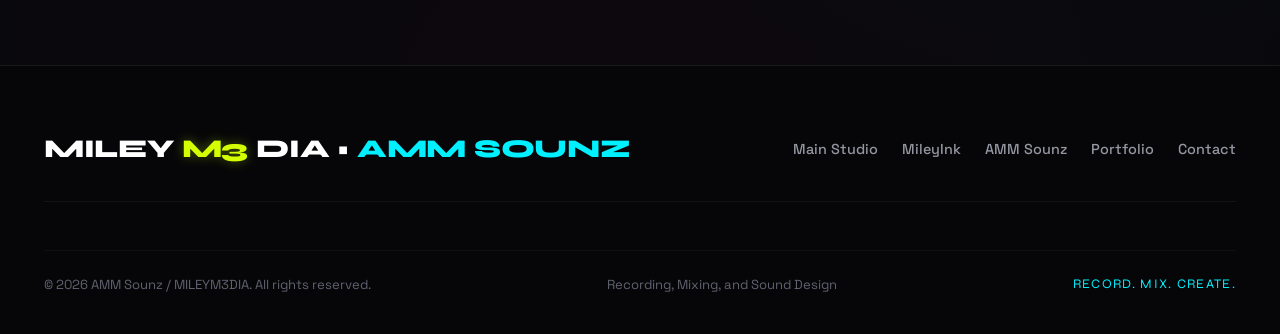
<file: amm-sounz.html>
<!DOCTYPE html>
<html lang="en">
<head>
  <meta charset="UTF-8">
  <meta name="viewport" content="width=device-width, initial-scale=1.0">
  <title>AMM Sounz | Record. Mix. Create. | MILEYM3DIA</title>
  <link rel="stylesheet" href="css/style.css">
</head>
<body>

  <!-- AMM Sounz Header -->
  <nav class="navbar" style="border-bottom: 1px solid rgba(255, 255, 255, 0.08);">
    <div class="container nav-container">
      <div style="display: flex; align-items: center; gap: 1rem;">
        <a href="amm-sounz.html" class="logo-brand" style="letter-spacing: 0.08em;">
          AMM <span style="color: var(--neon-cyan);">SOUNZ</span>
        </a>
        <a href="index.html" class="tag-badge" style="margin-bottom: 0; font-size: 0.7rem; border-color: rgba(255,255,255,0.2); color: #fff;">
          ← MILEYM3DIA ECOSYSTEM
        </a>
      </div>

      <ul class="nav-links">
        <li><a href="amm-sounz.html" class="nav-link active">Home</a></li>
        <li><a href="#beats-player" class="nav-link">Beats</a></li>
        <li><a href="#services-audio" class="nav-link">Mixing</a></li>
        <li><a href="#tutorials-audio" class="nav-link">Tutorials</a></li>
        <li><a href="#sample-packs" class="nav-link">Sample Packs</a></li>
        <li><a href="contact.html" class="nav-link">Contact</a></li>
      </ul>

      <div class="nav-actions">
        <a href="#beats-player" class="btn btn-primary btn-sm" style="background: var(--neon-cyan); border-color: var(--neon-cyan); color: #000; box-shadow: 0 0 20px var(--neon-cyan-glow);">Beat Store</a>
        <button class="mobile-menu-btn" aria-label="Toggle navigation">
          <svg width="22" height="22" viewBox="0 0 24 24" fill="none" stroke="currentColor" stroke-width="2">
            <path d="M4 6h16M4 12h16M4 18h16"/>
          </svg>
        </button>
      </div>
    </div>
  </nav>

  <!-- Mobile Drawer -->
  <div class="mobile-nav-drawer">
    <ul class="mobile-nav-links">
      <li><a href="amm-sounz.html" class="active">Home</a></li>
      <li><a href="#beats-player">Beats Player</a></li>
      <li><a href="#services-audio">Mixing &amp; Mastering</a></li>
      <li><a href="#tutorials-audio">Tutorials</a></li>
      <li><a href="#sample-packs">Sample Packs</a></li>
      <li><a href="mileyink.html" class="text-lime">MileyInk (Tattoo Studio) ↗</a></li>
      <li><a href="index.html">MILEYM3DIA Home ↗</a></li>
    </ul>
  </div>

  <!-- Hero Section -->
  <section class="section-padding" style="padding-top: 4.5rem; padding-bottom: 3.5rem;">
    <div class="container">
      <div class="grid-2" style="align-items: center; gap: 3.5rem;">
        
        <div>
          <div class="tag-badge" style="background: rgba(0,240,255,0.1); color: var(--neon-cyan); border-color: rgba(0,240,255,0.3);">
            AUDIO PRODUCTION &bull; MIXING &bull; BEATS
          </div>
          <h1 class="hero-title">
            RECORD. MIX.<br>
            <span class="text-cyan">CREATE.</span>
          </h1>
          <p class="hero-subtitle">
            Professional audio services, beats, tutorials and sample packs.
          </p>
          <p class="hero-desc">
            The dedicated sonic wing of MILEYM3DIA. Engineered for punchy 808s, surgical stereo imaging, club-ready masters, and royalty-free creator sounds.
          </p>

          <div style="display: flex; gap: 1rem; flex-wrap: wrap;">
            <a href="#beats-player" class="btn btn-primary" style="background: var(--neon-cyan); border-color: var(--neon-cyan); color: #000; box-shadow: 0 0 20px var(--neon-cyan-glow);">
              Shop / Explore
              <svg width="18" height="18" viewBox="0 0 24 24" fill="none" stroke="currentColor" stroke-width="2.5"><path d="M5 12h14M12 5l7 7-7 7"/></svg>
            </a>
            <a href="contact.html?type=audio" class="btn btn-secondary">Book Studio Mix</a>
          </div>
        </div>

        <div style="position: relative;">
          <div style="border-radius: var(--radius-lg); overflow: hidden; border: 1px solid var(--border-subtle); position: relative; box-shadow: 0 20px 50px rgba(0,0,0,0.6);">
            <img src="assets/images/studio-audio.jpg" alt="AMM Sounz Audio Console" style="width: 100%; height: 460px; object-fit: cover;">
            <div style="position: absolute; inset: 0; background: linear-gradient(180deg, rgba(8,8,11,0.1) 0%, rgba(8,8,11,0.85) 100%);"></div>

            <div style="position: absolute; bottom: 2rem; right: 2rem; z-index: 10;">
              <div class="neon-stamp" style="font-size: 0.95rem; border-color: var(--neon-cyan); color: var(--neon-cyan); box-shadow: 0 0 20px var(--neon-cyan-glow);">
                <span>AMM</span>
                <span style="font-size: 0.75rem;">SOUNZ LAB</span>
              </div>
            </div>
          </div>
        </div>

      </div>
    </div>
  </section>

  <!-- 4 Feature Cards (Beats, Mixing, Tutorials, Sample Packs) -->
  <section id="services-audio" class="section-padding" style="background: #09090d; border-top: 1px solid var(--border-subtle); border-bottom: 1px solid var(--border-subtle);">
    <div class="container">
      <div class="grid-4">
        
        <!-- 1. Beats -->
        <a href="#beats-player" class="card" style="text-align: center; padding: 2rem 1.5rem;">
          <div style="width: 52px; height: 52px; border-radius: 50%; background: rgba(0,240,255,0.1); border: 1px solid var(--neon-cyan); display: flex; align-items: center; justify-content: center; margin: 0 auto 1.25rem auto;">
            <svg width="26" height="26" viewBox="0 0 24 24" fill="none" stroke="#00f0ff" stroke-width="2"><path d="M9 18V5l12-2v13"/><circle cx="6" cy="18" r="3"/><circle cx="18" cy="16" r="3"/></svg>
          </div>
          <h3 class="card-title">Beats</h3>
          <p class="card-desc">Trap, Drill, Synthwave, and Dark Ambient instrumentals ready for licensing.</p>
        </a>

        <!-- 2. Mixing -->
        <div class="card" style="text-align: center; padding: 2rem 1.5rem;" onclick="openModal('audioInquiryModal')">
          <div style="width: 52px; height: 52px; border-radius: 50%; background: rgba(212,255,0,0.1); border: 1px solid var(--neon-lime); display: flex; align-items: center; justify-content: center; margin: 0 auto 1.25rem auto;">
            <svg width="26" height="26" viewBox="0 0 24 24" fill="none" stroke="#d4ff00" stroke-width="2"><line x1="4" x2="4" y1="21" y2="14"/><line x1="4" x2="4" y1="10" y2="3"/><line x1="12" x2="12" y1="21" y2="12"/><line x1="12" x2="12" y1="8" y2="3"/><line x1="20" x2="20" y1="21" y2="16"/><line x1="20" x2="20" y1="12" y2="3"/><line x1="1" x2="7" y1="14" y2="14"/><line x1="9" x2="15" y1="8" y2="8"/><line x1="17" x2="23" y1="16" y2="16"/></svg>
          </div>
          <h3 class="card-title">Mixing</h3>
          <p class="card-desc">Vocal tuning, harmonic saturation, stem summing, and loudness matching.</p>
        </div>

        <!-- 3. Tutorials -->
        <div class="card" id="tutorials-audio" style="text-align: center; padding: 2rem 1.5rem;" onclick="showToast('Loading DAW Tutorials Library...')">
          <div style="width: 52px; height: 52px; border-radius: 50%; background: rgba(255,0,127,0.1); border: 1px solid var(--neon-magenta); display: flex; align-items: center; justify-content: center; margin: 0 auto 1.25rem auto;">
            <svg width="26" height="26" viewBox="0 0 24 24" fill="none" stroke="#ff007f" stroke-width="2"><polygon points="23 7 16 12 23 17 23 7"/><rect width="14" height="14" x="1" y="5" rx="2"/></svg>
          </div>
          <h3 class="card-title">Tutorials</h3>
          <p class="card-desc">Step-by-step videos dissecting EQ curves, sidechain compression, and bus chains.</p>
        </div>

        <!-- 4. Sample Packs -->
        <div class="card" id="sample-packs" style="text-align: center; padding: 2rem 1.5rem;" onclick="downloadResource('AMM Sample Pack Preview')">
          <div style="width: 52px; height: 52px; border-radius: 50%; background: rgba(139,92,246,0.1); border: 1px solid var(--neon-purple); display: flex; align-items: center; justify-content: center; margin: 0 auto 1.25rem auto;">
            <svg width="26" height="26" viewBox="0 0 24 24" fill="none" stroke="#8b5cf6" stroke-width="2"><path d="M21 16V8a2 2 0 0 0-1-1.73l-7-4a2 2 0 0 0-2 0l-7 4A2 2 0 0 0 3 8v8a2 2 0 0 0 1 1.73l7 4a2 2 0 0 0 2 0l7-4A2 2 0 0 0 21 16z"/></svg>
          </div>
          <h3 class="card-title">Sample Packs</h3>
          <p class="card-desc">100% royalty-free hard 808s, custom drum one-shots, and melodic loops.</p>
        </div>

      </div>
    </div>
  </section>

  <!-- Interactive Beat Player Showcase -->
  <section id="beats-player" class="section-padding">
    <div class="container" style="max-width: 900px;">
      <div class="section-header">
        <div>
          <span class="card-tag" style="color: var(--neon-cyan);">LIVE PLAYER</span>
          <h2 class="section-title">BEAT SHOWCASE</h2>
        </div>
        <div style="display: flex; gap: 0.5rem; align-items: center;">
          <span id="playerStatus" style="font-size: 0.85rem; color: var(--text-muted);">Audio Engine Ready</span>
        </div>
      </div>

      <!-- Live Web Audio Beat Tracks -->
      <div class="card" style="padding: 2rem;">
        
        <!-- Track 1 -->
        <div class="beat-row" style="display: flex; align-items: center; justify-content: space-between; padding: 1rem 0; border-bottom: 1px solid var(--border-subtle); flex-wrap: wrap; gap: 1rem;">
          <div style="display: flex; align-items: center; gap: 1rem;">
            <button class="btn btn-icon btn-primary play-beat-btn" data-beat="cyber-trap" style="width: 44px; height: 44px; border-radius: 50%; flex-shrink: 0;" aria-label="Play Track">
              <svg width="20" height="20" viewBox="0 0 24 24" fill="currentColor"><polygon points="5 3 19 12 5 21 5 3"/></svg>
            </button>
            <div>
              <div style="font-weight: 700; color: #fff; font-size: 1.05rem;">Dark Cyber Trap</div>
              <div style="font-size: 0.8rem; color: var(--neon-cyan);">140 BPM &bull; Key: C Minor &bull; Prod. Andrew Miley</div>
            </div>
          </div>
          <div style="display: flex; gap: 0.75rem; align-items: center;">
            <span style="font-weight: 700; color: #fff; font-size: 0.95rem;">$29.99</span>
            <button class="btn btn-secondary btn-sm" onclick="showToast('Added Dark Cyber Trap lease to cart!')">Lease MP3/WAV</button>
          </div>
        </div>

        <!-- Track 2 -->
        <div class="beat-row" style="display: flex; align-items: center; justify-content: space-between; padding: 1rem 0; border-bottom: 1px solid var(--border-subtle); flex-wrap: wrap; gap: 1rem;">
          <div style="display: flex; align-items: center; gap: 1rem;">
            <button class="btn btn-icon btn-primary play-beat-btn" data-beat="neon-lofi" style="width: 44px; height: 44px; border-radius: 50%; flex-shrink: 0;" aria-label="Play Track">
              <svg width="20" height="20" viewBox="0 0 24 24" fill="currentColor"><polygon points="5 3 19 12 5 21 5 3"/></svg>
            </button>
            <div>
              <div style="font-weight: 700; color: #fff; font-size: 1.05rem;">Neon Midnight Lofi</div>
              <div style="font-size: 0.8rem; color: var(--neon-cyan);">85 BPM &bull; Key: F# Minor &bull; Atmospheric Chords</div>
            </div>
          </div>
          <div style="display: flex; gap: 0.75rem; align-items: center;">
            <span style="font-weight: 700; color: #fff; font-size: 0.95rem;">$29.99</span>
            <button class="btn btn-secondary btn-sm" onclick="showToast('Added Neon Midnight Lofi lease to cart!')">Lease MP3/WAV</button>
          </div>
        </div>

        <!-- Track 3 -->
        <div class="beat-row" style="display: flex; align-items: center; justify-content: space-between; padding: 1rem 0; flex-wrap: wrap; gap: 1rem;">
          <div style="display: flex; align-items: center; gap: 1rem;">
            <button class="btn btn-icon btn-primary play-beat-btn" data-beat="heavy-drill" style="width: 44px; height: 44px; border-radius: 50%; flex-shrink: 0;" aria-label="Play Track">
              <svg width="20" height="20" viewBox="0 0 24 24" fill="currentColor"><polygon points="5 3 19 12 5 21 5 3"/></svg>
            </button>
            <div>
              <div style="font-weight: 700; color: #fff; font-size: 1.05rem;">Heavy Industrial Drill</div>
              <div style="font-size: 0.8rem; color: var(--neon-cyan);">144 BPM &bull; Key: G Minor &bull; Sliding Sub 808</div>
            </div>
          </div>
          <div style="display: flex; gap: 0.75rem; align-items: center;">
            <span style="font-weight: 700; color: #fff; font-size: 0.95rem;">$39.99</span>
            <button class="btn btn-secondary btn-sm" onclick="showToast('Added Heavy Industrial Drill lease to cart!')">Lease MP3/WAV</button>
          </div>
        </div>

      </div>
    </div>
  </section>

  <!-- Audio Inquiry Modal -->
  <div class="modal-overlay" id="audioInquiryModal">
    <div class="modal-card">
      <button class="modal-close" onclick="closeModal('audioInquiryModal')">&times;</button>
      <span class="card-tag" style="color: var(--neon-cyan);">AMM SOUNZ LAB</span>
      <h2 class="section-title" style="font-size: 1.7rem; margin: 0.5rem 0 1rem 0;">Book Audio Mixing &amp; Stems</h2>
      <form onsubmit="event.preventDefault(); showToast('Audio inquiry submitted! AMM Sounz will contact you with upload instructions.'); closeModal('audioInquiryModal');">
        <div class="form-group">
          <label class="form-label">Artist / Producer Name</label>
          <input type="text" class="form-control" placeholder="Your name" required>
        </div>
        <div class="form-group">
          <label class="form-label">Email</label>
          <input type="email" class="form-control" placeholder="artist@domain.com" required>
        </div>
        <div class="form-group">
          <label class="form-label">Service Required</label>
          <select class="form-control">
            <option>Full Vocal Mix &amp; Master (Single)</option>
            <option>Stereo Master Only</option>
            <option>Complete Track Stem Mix (up to 32 tracks)</option>
            <option>EP / Album Package (5+ songs)</option>
            <option>Custom Beat Exclusive Composition</option>
          </select>
        </div>
        <button type="submit" class="btn btn-primary" style="background: var(--neon-cyan); border-color: var(--neon-cyan); color: #000; width: 100%; margin-top: 1rem;">
          Transmit Stems Request
        </button>
      </form>
    </div>
  </div>

  <!-- Footer -->
  <footer class="footer">
    <div class="container">
      <div class="footer-top">
        <div class="footer-brand-row">
          <a href="index.html" class="logo-brand" style="font-size: 1.6rem;">
            MILEY<span class="accent">M3</span>DIA &bull; <span style="color: var(--neon-cyan);">AMM SOUNZ</span>
          </a>
          <ul class="footer-links">
            <li><a href="index.html">Main Studio</a></li>
            <li><a href="mileyink.html">MileyInk</a></li>
            <li><a href="amm-sounz.html">AMM Sounz</a></li>
            <li><a href="portfolio.html">Portfolio</a></li>
            <li><a href="contact.html">Contact</a></li>
          </ul>
        </div>
      </div>
      <div class="footer-bottom">
        <div>&copy; 2026 AMM Sounz / MILEYM3DIA. All rights reserved.</div>
        <div>Recording, Mixing, and Sound Design</div>
        <div style="font-family: var(--font-display); letter-spacing: 0.1em; color: var(--neon-cyan);">
          RECORD. MIX. CREATE.
        </div>
      </div>
    </div>
  </footer>

  <script src="js/main.js"></script>
  <script src="js/sound-player.js"></script>
</body>
</html>
</file>
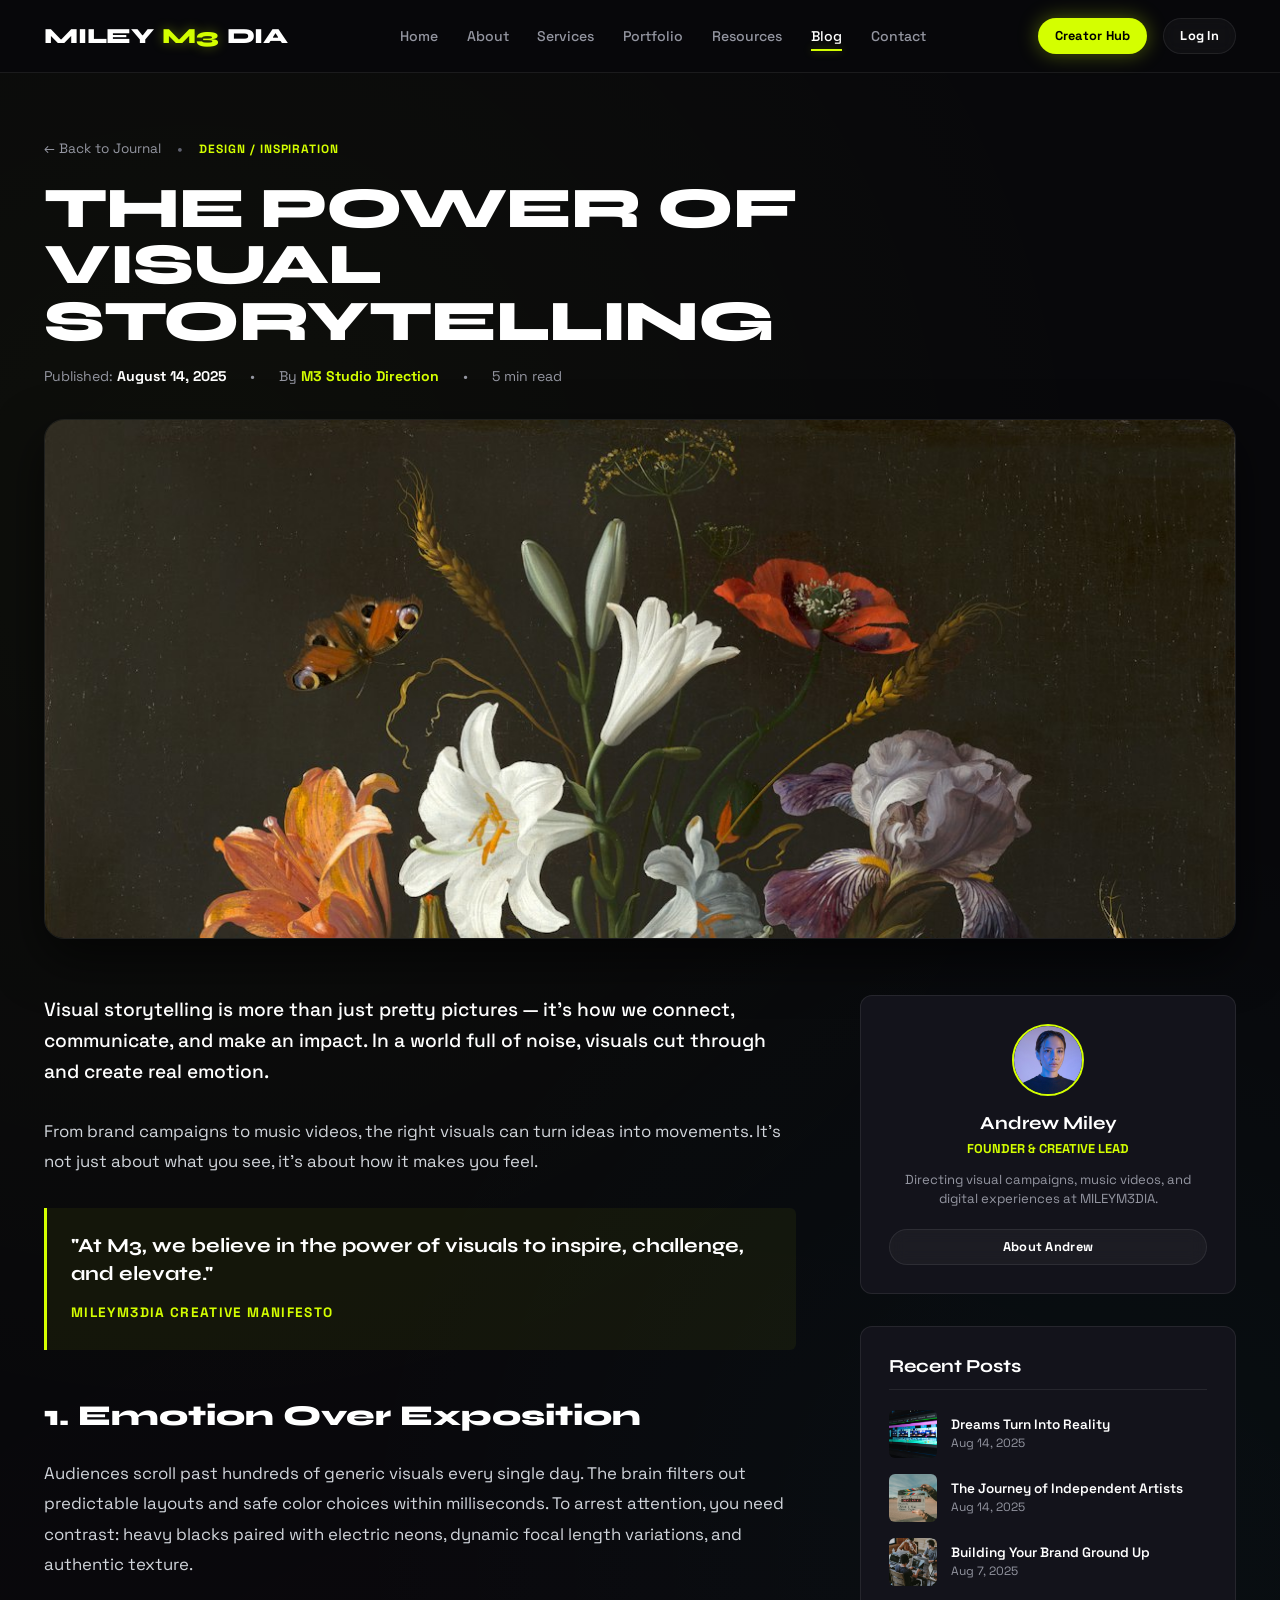
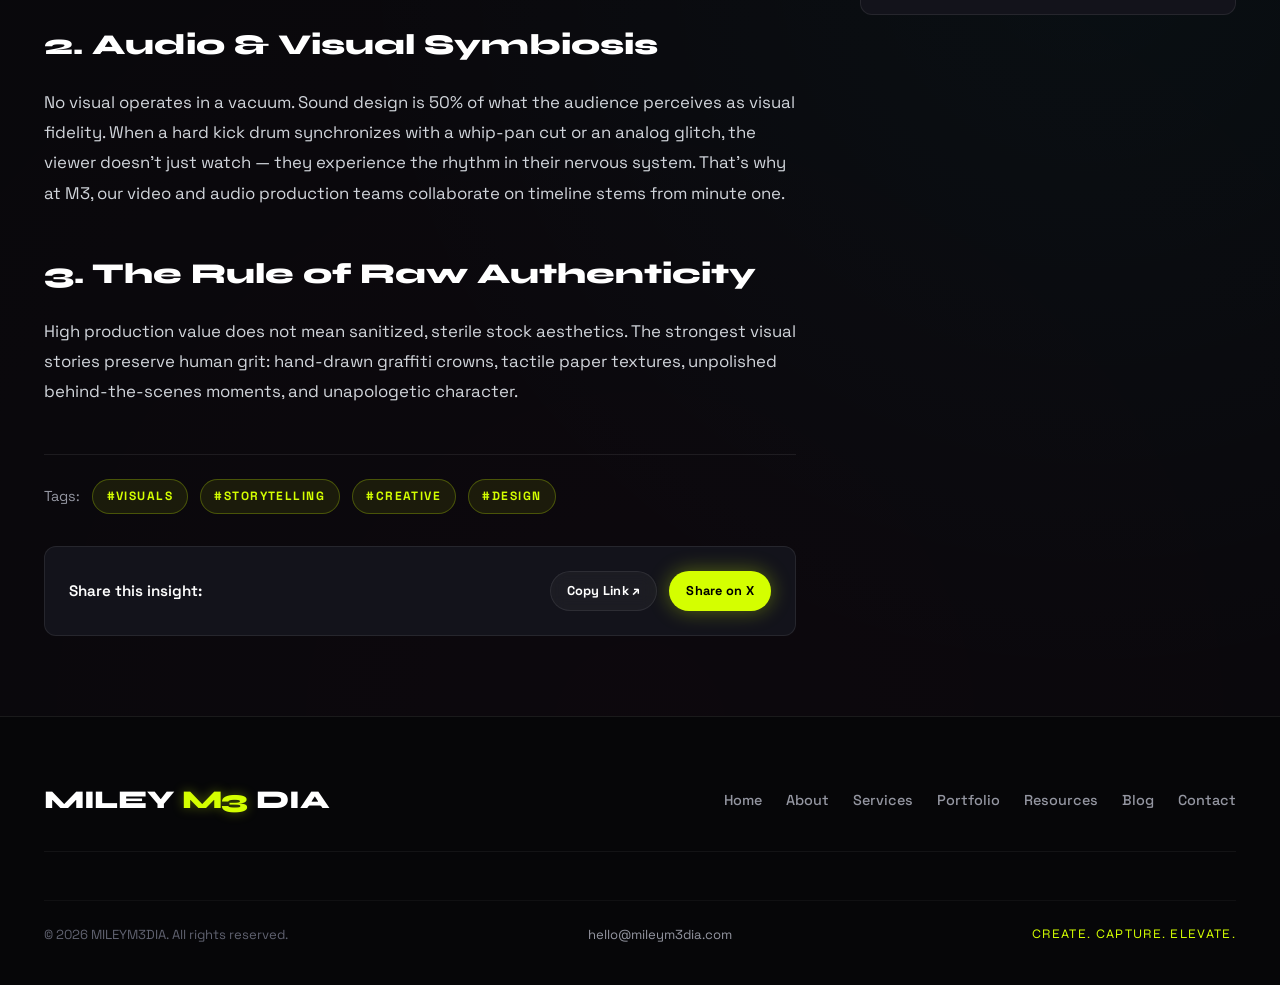
<file: blog-post.html>
<!DOCTYPE html>
<html lang="en">
<head>
  <meta charset="UTF-8">
  <meta name="viewport" content="width=device-width, initial-scale=1.0">
  <title>The Power of Visual Storytelling | MILEYM3DIA</title>
  <link rel="stylesheet" href="css/style.css">
</head>
<body>

  <!-- Navigation -->
  <nav class="navbar">
    <div class="container nav-container">
      <a href="index.html" class="logo-brand">
        MILEY<span class="accent">M3</span>DIA
      </a>

      <ul class="nav-links">
        <li><a href="index.html" class="nav-link">Home</a></li>
        <li><a href="about.html" class="nav-link">About</a></li>
        <li><a href="services.html" class="nav-link">Services</a></li>
        <li><a href="portfolio.html" class="nav-link">Portfolio</a></li>
        <li><a href="resources.html" class="nav-link">Resources</a></li>
        <li><a href="blog.html" class="nav-link active">Blog</a></li>
        <li><a href="contact.html" class="nav-link">Contact</a></li>
      </ul>

      <div class="nav-actions">
        <a href="hub.html" class="btn btn-primary btn-sm desktop-only">Creator Hub</a>
        <a href="login.html" class="btn btn-secondary btn-sm desktop-only">Log In</a>
        <button class="mobile-menu-btn" aria-label="Toggle navigation">
          <svg width="22" height="22" viewBox="0 0 24 24" fill="none" stroke="currentColor" stroke-width="2">
            <path d="M4 6h16M4 12h16M4 18h16"/>
          </svg>
        </button>
      </div>
    </div>
  </nav>

  <!-- Mobile Drawer -->
  <div class="mobile-nav-drawer">
    <ul class="mobile-nav-links">
      <li><a href="index.html">Home</a></li>
      <li><a href="about.html">About</a></li>
      <li><a href="services.html">Services</a></li>
      <li><a href="portfolio.html">Portfolio</a></li>
      <li><a href="resources.html">Resources</a></li>
      <li><a href="blog.html">Blog</a></li>
      <li><a href="contact.html">Contact</a></li>
      <li><a href="hub.html" class="text-lime">Creators Hub ⚡</a></li>
      <li><a href="login.html">Member Log In</a></li>
    </ul>
  </div>

  <!-- Article Hero -->
  <header class="section-padding" style="padding-top: 4rem; padding-bottom: 2rem;">
    <div class="container">
      <div style="max-width: 860px;">
        <div style="display: flex; gap: 1rem; align-items: center; margin-bottom: 1.25rem;">
          <a href="blog.html" class="text-muted" style="display: inline-flex; align-items: center; gap: 0.4rem; font-size: 0.85rem;">
            ← Back to Journal
          </a>
          <span style="color: var(--text-dim);">&bull;</span>
          <span class="card-tag" style="margin-bottom: 0;">Design / Inspiration</span>
        </div>
        
        <h1 class="hero-title" style="font-size: clamp(2.2rem, 4.5vw, 3.8rem); margin-bottom: 1rem;">
          The Power of Visual Storytelling
        </h1>
        
        <div style="display: flex; align-items: center; gap: 1.5rem; font-size: 0.88rem; color: var(--text-muted);">
          <span>Published: <strong style="color: #fff;">August 14, 2025</strong></span>
          <span>&bull;</span>
          <span>By <strong style="color: var(--neon-lime);">M3 Studio Direction</strong></span>
          <span>&bull;</span>
          <span>5 min read</span>
        </div>
      </div>
    </div>
  </header>

  <!-- Article Featured Image -->
  <div class="container" style="margin-bottom: 3.5rem;">
    <div style="border-radius: var(--radius-lg); overflow: hidden; border: 1px solid var(--border-subtle); max-height: 520px; box-shadow: 0 20px 50px rgba(0,0,0,0.6);">
      <img src="assets/images/visual-storytelling.jpg" alt="Visual Storytelling in M3 Studio" style="width: 100%; height: 100%; object-fit: cover;">
    </div>
  </div>

  <!-- Article Body & Sidebar -->
  <section style="padding-bottom: 5rem;">
    <div class="container">
      <div class="grid-2" style="grid-template-columns: 2fr 1fr; gap: 4rem; align-items: start;">
        
        <!-- Article Content -->
        <article style="color: #d1d5db; font-size: 1.05rem; line-height: 1.8;">
          <p style="font-size: 1.2rem; color: #ffffff; font-weight: 500; line-height: 1.6; margin-bottom: 1.75rem;">
            Visual storytelling is more than just pretty pictures — it's how we connect, communicate, and make an impact. In a world full of noise, visuals cut through and create real emotion.
          </p>

          <p style="margin-bottom: 1.75rem;">
            From brand campaigns to music videos, the right visuals can turn ideas into movements. It's not just about what you see, it's about how it makes you feel.
          </p>

          <div style="background: rgba(212,255,0,0.05); border-left: 3px solid var(--neon-lime); padding: 1.5rem; border-radius: 0 var(--radius-sm) var(--radius-sm) 0; margin: 2rem 0;">
            <p style="font-family: var(--font-display); font-size: 1.25rem; font-weight: 700; color: #fff; margin-bottom: 0.5rem; line-height: 1.4;">
              "At M3, we believe in the power of visuals to inspire, challenge, and elevate."
            </p>
            <span style="font-size: 0.85rem; color: var(--neon-lime); text-transform: uppercase; letter-spacing: 0.1em; font-weight: 700;">MILEYM3DIA Creative Manifesto</span>
          </div>

          <h2 class="font-display" style="font-size: 1.8rem; font-weight: 800; color: #fff; margin: 2.5rem 0 1rem 0;">
            1. Emotion Over Exposition
          </h2>
          <p style="margin-bottom: 1.75rem;">
            Audiences scroll past hundreds of generic visuals every single day. The brain filters out predictable layouts and safe color choices within milliseconds. To arrest attention, you need contrast: heavy blacks paired with electric neons, dynamic focal length variations, and authentic texture.
          </p>

          <h2 class="font-display" style="font-size: 1.8rem; font-weight: 800; color: #fff; margin: 2.5rem 0 1rem 0;">
            2. Audio &amp; Visual Symbiosis
          </h2>
          <p style="margin-bottom: 1.75rem;">
            No visual operates in a vacuum. Sound design is 50% of what the audience perceives as visual fidelity. When a hard kick drum synchronizes with a whip-pan cut or an analog glitch, the viewer doesn't just watch — they experience the rhythm in their nervous system. That’s why at M3, our video and audio production teams collaborate on timeline stems from minute one.
          </p>

          <h2 class="font-display" style="font-size: 1.8rem; font-weight: 800; color: #fff; margin: 2.5rem 0 1rem 0;">
            3. The Rule of Raw Authenticity
          </h2>
          <p style="margin-bottom: 2rem;">
            High production value does not mean sanitized, sterile stock aesthetics. The strongest visual stories preserve human grit: hand-drawn graffiti crowns, tactile paper textures, unpolished behind-the-scenes moments, and unapologetic character.
          </p>

          <!-- Tags -->
          <div style="display: flex; gap: 0.75rem; flex-wrap: wrap; margin-top: 3rem; padding-top: 1.5rem; border-top: 1px solid var(--border-subtle);">
            <span style="color: var(--text-muted); font-size: 0.9rem; align-self: center;">Tags:</span>
            <span class="tag-badge" style="margin-bottom: 0;">#Visuals</span>
            <span class="tag-badge" style="margin-bottom: 0;">#Storytelling</span>
            <span class="tag-badge" style="margin-bottom: 0;">#Creative</span>
            <span class="tag-badge" style="margin-bottom: 0;">#Design</span>
          </div>

          <!-- Share Strip -->
          <div style="display: flex; align-items: center; justify-content: space-between; margin-top: 2rem; padding: 1.5rem; background: var(--bg-card); border-radius: var(--radius-md); border: 1px solid var(--border-subtle);">
            <div style="font-weight: 600; color: #fff; font-size: 0.95rem;">Share this insight:</div>
            <div style="display: flex; gap: 0.75rem;">
              <button class="btn btn-secondary btn-sm" onclick="navigator.clipboard.writeText(window.location.href); showToast('Article link copied to clipboard!');">Copy Link ↗</button>
              <a href="https://twitter.com/intent/tweet?text=The%20Power%20of%20Visual%20Storytelling%20by%20MILEYM3DIA" target="_blank" class="btn btn-primary btn-sm">Share on X</a>
            </div>
          </div>
        </article>

        <!-- Sidebar -->
        <aside style="display: flex; flex-direction: column; gap: 2rem;">
          
          <!-- Author Card -->
          <div class="card" style="padding: 1.75rem; text-align: center;">
            <div style="width: 72px; height: 72px; border-radius: 50%; overflow: hidden; margin: 0 auto 1rem auto; border: 2px solid var(--neon-lime);">
              <img src="assets/images/creator-portrait.jpg" style="width: 100%; height: 100%; object-fit: cover;">
            </div>
            <h3 class="card-title" style="font-size: 1.15rem; margin-bottom: 0.25rem;">Andrew Miley</h3>
            <div class="text-lime" style="font-size: 0.8rem; font-weight: 700; text-transform: uppercase; margin-bottom: 0.75rem;">Founder &amp; Creative Lead</div>
            <p style="font-size: 0.82rem; color: var(--text-muted); line-height: 1.5; margin-bottom: 1.25rem;">
              Directing visual campaigns, music videos, and digital experiences at MILEYM3DIA.
            </p>
            <a href="about.html" class="btn btn-secondary btn-sm" style="width: 100%;">About Andrew</a>
          </div>

          <!-- Recent Posts -->
          <div class="card" style="padding: 1.75rem;">
            <h3 class="card-title" style="font-size: 1.15rem; margin-bottom: 1.25rem; border-bottom: 1px solid var(--border-subtle); padding-bottom: 0.75rem;">
              Recent Posts
            </h3>
            <div style="display: flex; flex-direction: column; gap: 1rem;">
              <a href="blog-post.html" style="display: flex; gap: 0.85rem; align-items: center;">
                <div style="width: 48px; height: 48px; border-radius: var(--radius-sm); overflow: hidden; flex-shrink: 0;">
                  <img src="assets/images/hero-creator.jpg" style="width: 100%; height: 100%; object-fit: cover;">
                </div>
                <div>
                  <div style="font-size: 0.85rem; font-weight: 600; color: #fff; line-height: 1.3;">Dreams Turn Into Reality</div>
                  <div style="font-size: 0.75rem; color: var(--text-muted);">Aug 14, 2025</div>
                </div>
              </a>

              <a href="blog-post.html" style="display: flex; gap: 0.85rem; align-items: center;">
                <div style="width: 48px; height: 48px; border-radius: var(--radius-sm); overflow: hidden; flex-shrink: 0;">
                  <img src="assets/images/the-journey.jpg" style="width: 100%; height: 100%; object-fit: cover;">
                </div>
                <div>
                  <div style="font-size: 0.85rem; font-weight: 600; color: #fff; line-height: 1.3;">The Journey of Independent Artists</div>
                  <div style="font-size: 0.75rem; color: var(--text-muted);">Aug 14, 2025</div>
                </div>
              </a>

              <a href="blog-post.html" style="display: flex; gap: 0.85rem; align-items: center;">
                <div style="width: 48px; height: 48px; border-radius: var(--radius-sm); overflow: hidden; flex-shrink: 0;">
                  <img src="assets/images/creators-lab.jpg" style="width: 100%; height: 100%; object-fit: cover;">
                </div>
                <div>
                  <div style="font-size: 0.85rem; font-weight: 600; color: #fff; line-height: 1.3;">Building Your Brand Ground Up</div>
                  <div style="font-size: 0.75rem; color: var(--text-muted);">Aug 7, 2025</div>
                </div>
              </a>
            </div>
          </div>

        </aside>

      </div>
    </div>
  </section>

  <!-- Footer -->
  <footer class="footer">
    <div class="container">
      <div class="footer-top">
        <div class="footer-brand-row">
          <a href="index.html" class="logo-brand" style="font-size: 1.6rem;">
            MILEY<span class="accent">M3</span>DIA
          </a>
          <ul class="footer-links">
            <li><a href="index.html">Home</a></li>
            <li><a href="about.html">About</a></li>
            <li><a href="services.html">Services</a></li>
            <li><a href="portfolio.html">Portfolio</a></li>
            <li><a href="resources.html">Resources</a></li>
            <li><a href="blog.html">Blog</a></li>
            <li><a href="contact.html">Contact</a></li>
          </ul>
        </div>
      </div>
      <div class="footer-bottom">
        <div>&copy; 2026 MILEYM3DIA. All rights reserved.</div>
        <div><a href="mailto:hello@mileym3dia.com">hello@mileym3dia.com</a></div>
        <div style="font-family: var(--font-display); letter-spacing: 0.1em; color: var(--neon-lime);">
          CREATE. CAPTURE. ELEVATE.
        </div>
      </div>
    </div>
  </footer>

  <script src="js/main.js"></script>
</body>
</html>
</file>
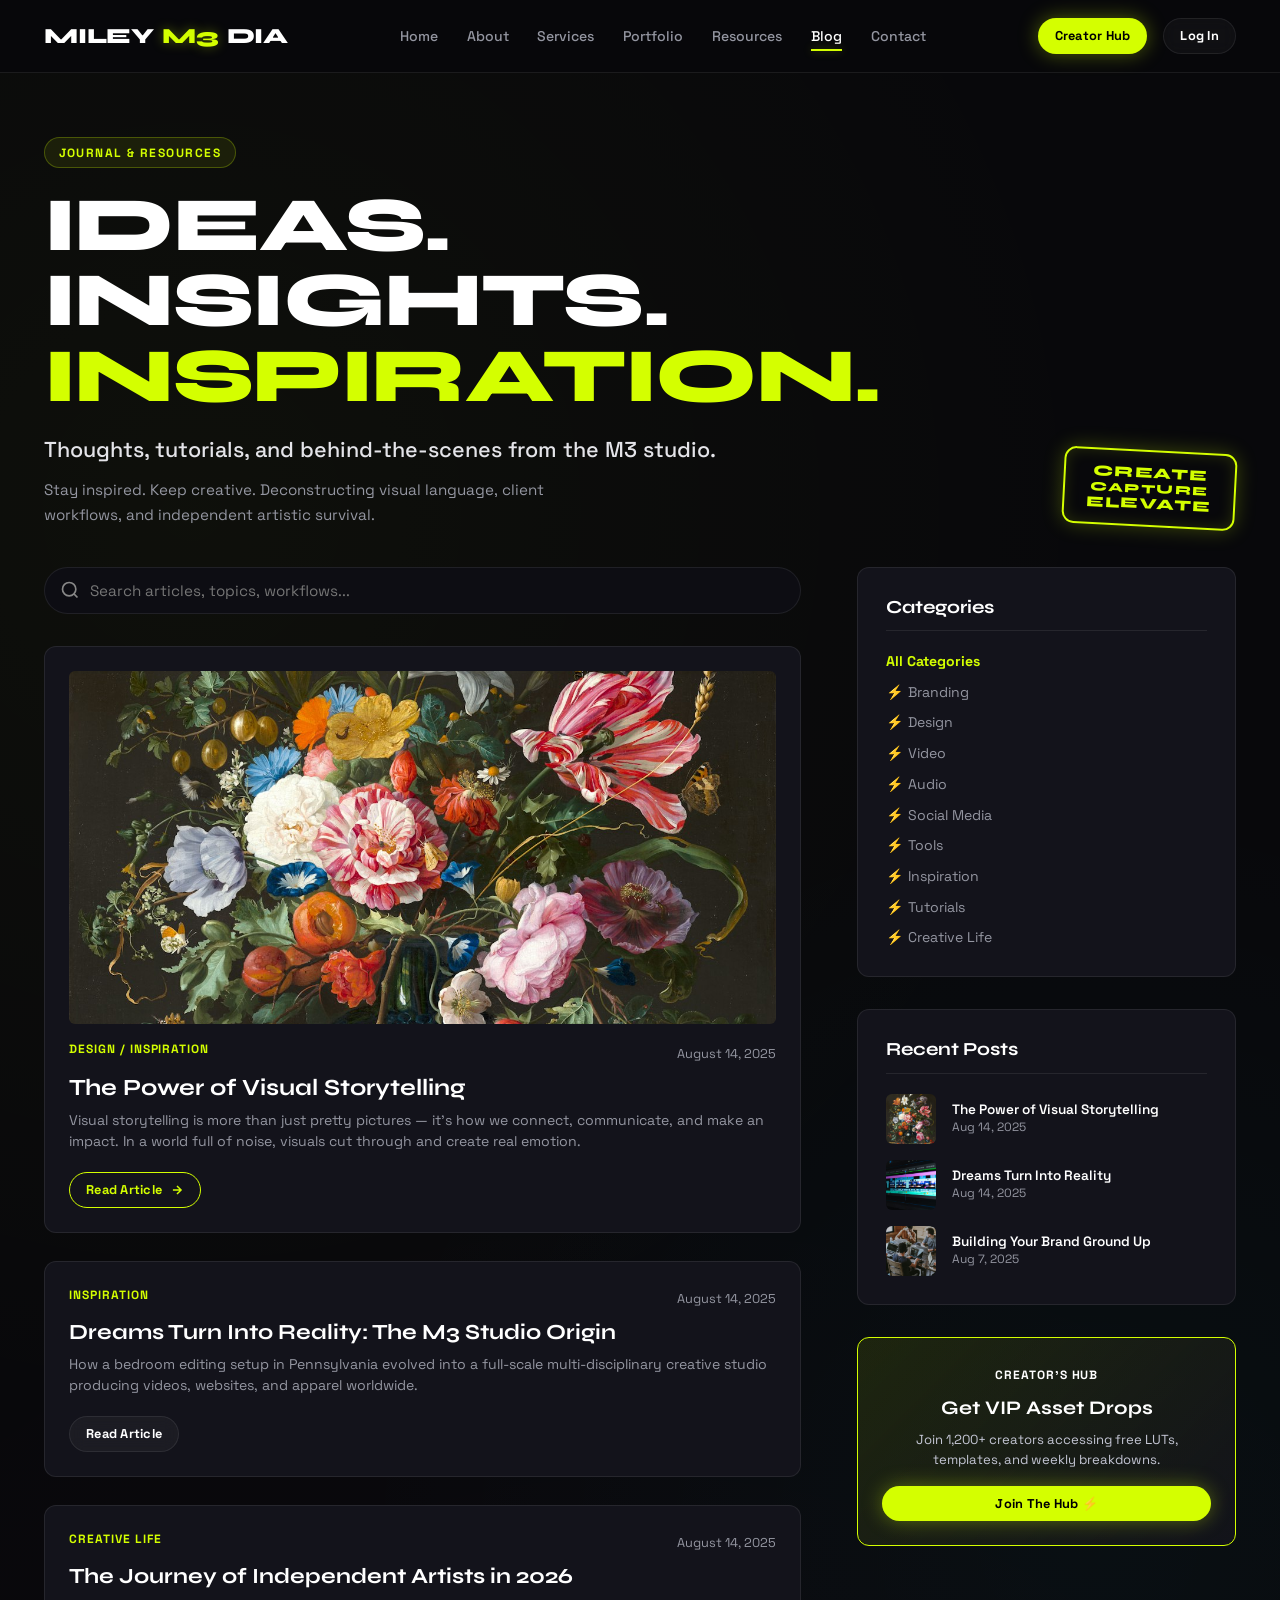
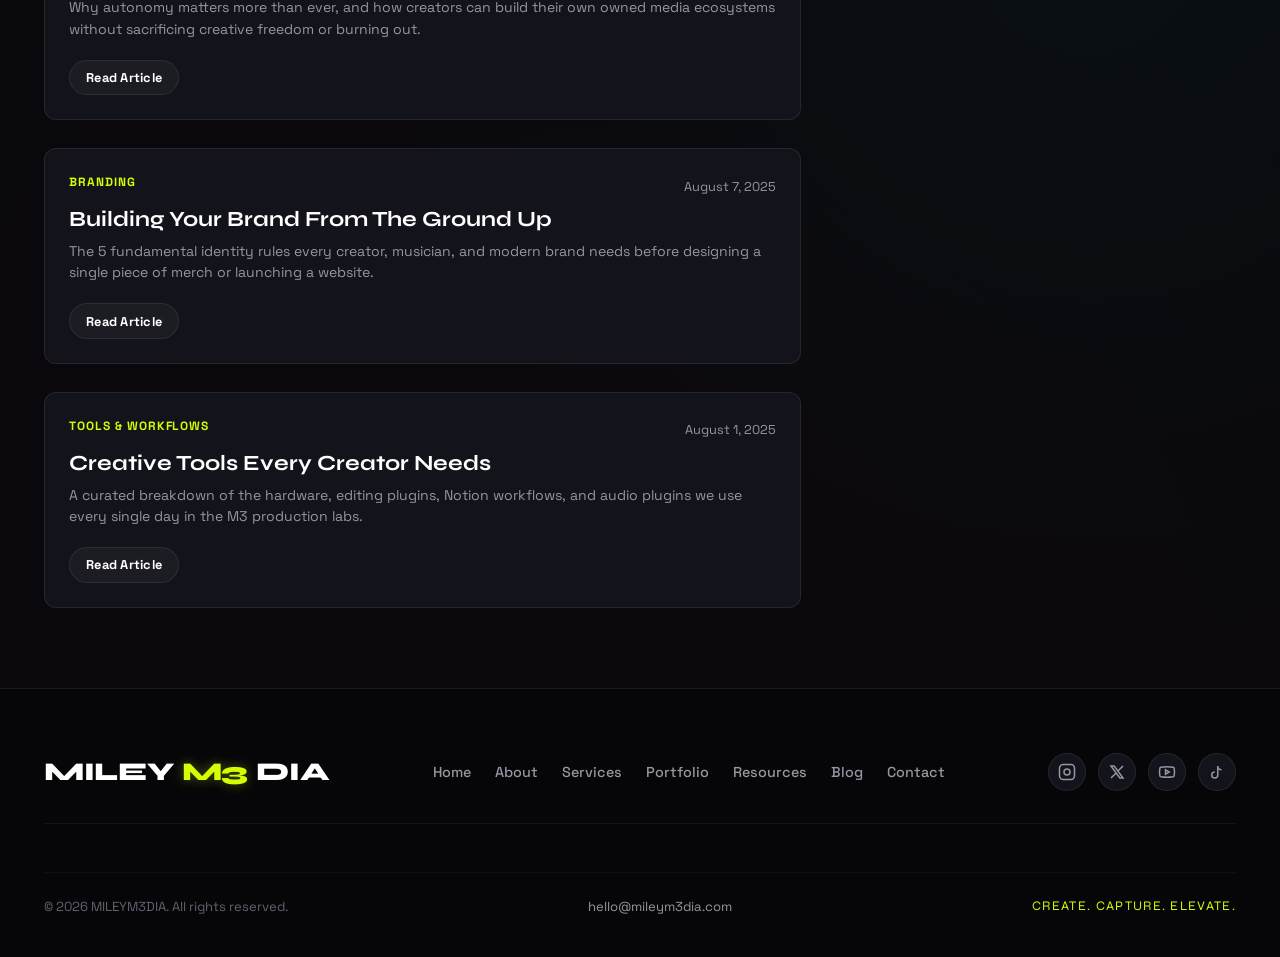
<file: blog.html>
<!DOCTYPE html>
<html lang="en">
<head>
  <meta charset="UTF-8">
  <meta name="viewport" content="width=device-width, initial-scale=1.0">
  <title>Blog &amp; Journal | MILEYM3DIA Creative Studio</title>
  <link rel="stylesheet" href="css/style.css">
</head>
<body>

  <!-- Navigation -->
  <nav class="navbar">
    <div class="container nav-container">
      <a href="index.html" class="logo-brand">
        MILEY<span class="accent">M3</span>DIA
      </a>

      <ul class="nav-links">
        <li><a href="index.html" class="nav-link">Home</a></li>
        <li><a href="about.html" class="nav-link">About</a></li>
        <li><a href="services.html" class="nav-link">Services</a></li>
        <li><a href="portfolio.html" class="nav-link">Portfolio</a></li>
        <li><a href="resources.html" class="nav-link">Resources</a></li>
        <li><a href="blog.html" class="nav-link active">Blog</a></li>
        <li><a href="contact.html" class="nav-link">Contact</a></li>
      </ul>

      <div class="nav-actions">
        <a href="hub.html" class="btn btn-primary btn-sm desktop-only">Creator Hub</a>
        <a href="login.html" class="btn btn-secondary btn-sm desktop-only">Log In</a>
        <button class="mobile-menu-btn" aria-label="Toggle navigation">
          <svg width="22" height="22" viewBox="0 0 24 24" fill="none" stroke="currentColor" stroke-width="2">
            <path d="M4 6h16M4 12h16M4 18h16"/>
          </svg>
        </button>
      </div>
    </div>
  </nav>

  <!-- Mobile Drawer -->
  <div class="mobile-nav-drawer">
    <ul class="mobile-nav-links">
      <li><a href="index.html">Home</a></li>
      <li><a href="about.html">About</a></li>
      <li><a href="services.html">Services</a></li>
      <li><a href="portfolio.html">Portfolio</a></li>
      <li><a href="resources.html">Resources</a></li>
      <li><a href="blog.html" class="active">Blog</a></li>
      <li><a href="contact.html">Contact</a></li>
      <li><a href="hub.html" class="text-lime">Creators Hub ⚡</a></li>
      <li><a href="login.html">Member Log In</a></li>
    </ul>
  </div>

  <!-- Hero Section -->
  <section class="section-padding" style="padding-top: 4rem; padding-bottom: 2.5rem;">
    <div class="container">
      <div style="display: flex; align-items: flex-end; justify-content: space-between; flex-wrap: wrap; gap: 2rem;">
        <div style="max-width: 700px;">
          <div class="tag-badge">JOURNAL &amp; RESOURCES</div>
          <h1 class="hero-title">
            IDEAS. INSIGHTS.<br>
            <span class="text-lime">INSPIRATION.</span>
          </h1>
          <p class="hero-subtitle">
            Thoughts, tutorials, and behind-the-scenes from the M3 studio.
          </p>
          <p class="hero-desc" style="margin-bottom: 0;">
            Stay inspired. Keep creative. Deconstructing visual language, client workflows, and independent artistic survival.
          </p>
        </div>

        <div>
          <div class="neon-stamp" style="font-size: 0.95rem; transform: rotate(3deg);">
            <span>CREATE</span>
            <span style="font-size: 0.8rem;">CAPTURE</span>
            <span>ELEVATE</span>
          </div>
        </div>
      </div>
    </div>
  </section>

  <!-- Main Blog Layout: Feed & Sidebar -->
  <section style="padding-bottom: 5rem;">
    <div class="container">
      <div class="grid-2" style="grid-template-columns: 2fr 1fr; gap: 3.5rem; align-items: start;">
        
        <!-- Left: Search & Articles Feed -->
        <div>
          <!-- Search Bar -->
          <div style="margin-bottom: 2rem; position: relative;">
            <input type="text" id="blogSearchInput" class="form-control" placeholder="Search articles, topics, workflows..." style="padding-left: 2.8rem; font-size: 0.95rem; border-radius: var(--radius-full);">
            <svg width="20" height="20" viewBox="0 0 24 24" fill="none" stroke="#888" stroke-width="2" style="position: absolute; left: 1rem; top: 50%; transform: translateY(-50%);">
              <circle cx="11" cy="11" r="8"/><path d="m21 21-4.3-4.3"/>
            </svg>
          </div>

          <div id="articlesList" style="display: flex; flex-direction: column; gap: 1.75rem;">
            
            <!-- Article 1 -->
            <article class="card article-item" data-category="Design / Inspiration" data-title="The Power of Visual Storytelling">
              <div class="card-media" style="aspect-ratio: 16 / 8;">
                <img src="assets/images/visual-storytelling.jpg" alt="The Power of Visual Storytelling">
              </div>
              <div style="display: flex; align-items: center; justify-content: space-between; margin-bottom: 0.5rem;">
                <span class="card-tag">Design / Inspiration</span>
                <span class="text-muted" style="font-size: 0.8rem;">August 14, 2025</span>
              </div>
              <h2 class="card-title" style="font-size: 1.45rem;">
                <a href="blog-post.html" style="color: #fff; text-decoration: none;">The Power of Visual Storytelling</a>
              </h2>
              <p class="card-desc" style="margin-bottom: 1.25rem;">
                Visual storytelling is more than just pretty pictures — it's how we connect, communicate, and make an impact. In a world full of noise, visuals cut through and create real emotion.
              </p>
              <a href="blog-post.html" class="btn btn-outline-lime btn-sm">
                Read Article
                <svg width="14" height="14" viewBox="0 0 24 24" fill="none" stroke="currentColor" stroke-width="2.5"><path d="M5 12h14M12 5l7 7-7 7"/></svg>
              </a>
            </article>

            <!-- Article 2 -->
            <article class="card article-item" data-category="Inspiration" data-title="Dreams Turn Into Reality">
              <div style="display: flex; align-items: center; justify-content: space-between; margin-bottom: 0.5rem;">
                <span class="card-tag">Inspiration</span>
                <span class="text-muted" style="font-size: 0.8rem;">August 14, 2025</span>
              </div>
              <h2 class="card-title" style="font-size: 1.35rem;">
                <a href="blog-post.html" style="color: #fff;">Dreams Turn Into Reality: The M3 Studio Origin</a>
              </h2>
              <p class="card-desc" style="margin-bottom: 1.25rem;">
                How a bedroom editing setup in Pennsylvania evolved into a full-scale multi-disciplinary creative studio producing videos, websites, and apparel worldwide.
              </p>
              <a href="blog-post.html" class="btn btn-secondary btn-sm">Read Article</a>
            </article>

            <!-- Article 3 -->
            <article class="card article-item" data-category="Creative Life" data-title="The Journey of Independent Artists">
              <div style="display: flex; align-items: center; justify-content: space-between; margin-bottom: 0.5rem;">
                <span class="card-tag">Creative Life</span>
                <span class="text-muted" style="font-size: 0.8rem;">August 14, 2025</span>
              </div>
              <h2 class="card-title" style="font-size: 1.35rem;">
                <a href="blog-post.html" style="color: #fff;">The Journey of Independent Artists in 2026</a>
              </h2>
              <p class="card-desc" style="margin-bottom: 1.25rem;">
                Why autonomy matters more than ever, and how creators can build their own owned media ecosystems without sacrificing creative freedom or burning out.
              </p>
              <a href="blog-post.html" class="btn btn-secondary btn-sm">Read Article</a>
            </article>

            <!-- Article 4 -->
            <article class="card article-item" data-category="Branding" data-title="Building Your Brand From The Ground Up">
              <div style="display: flex; align-items: center; justify-content: space-between; margin-bottom: 0.5rem;">
                <span class="card-tag">Branding</span>
                <span class="text-muted" style="font-size: 0.8rem;">August 7, 2025</span>
              </div>
              <h2 class="card-title" style="font-size: 1.35rem;">
                <a href="blog-post.html" style="color: #fff;">Building Your Brand From The Ground Up</a>
              </h2>
              <p class="card-desc" style="margin-bottom: 1.25rem;">
                The 5 fundamental identity rules every creator, musician, and modern brand needs before designing a single piece of merch or launching a website.
              </p>
              <a href="blog-post.html" class="btn btn-secondary btn-sm">Read Article</a>
            </article>

            <!-- Article 5 -->
            <article class="card article-item" data-category="Tools" data-title="Creative Tools Every Creator Needs">
              <div style="display: flex; align-items: center; justify-content: space-between; margin-bottom: 0.5rem;">
                <span class="card-tag">Tools &amp; Workflows</span>
                <span class="text-muted" style="font-size: 0.8rem;">August 1, 2025</span>
              </div>
              <h2 class="card-title" style="font-size: 1.35rem;">
                <a href="blog-post.html" style="color: #fff;">Creative Tools Every Creator Needs</a>
              </h2>
              <p class="card-desc" style="margin-bottom: 1.25rem;">
                A curated breakdown of the hardware, editing plugins, Notion workflows, and audio plugins we use every single day in the M3 production labs.
              </p>
              <a href="blog-post.html" class="btn btn-secondary btn-sm">Read Article</a>
            </article>

          </div>

          <div id="noResults" style="display: none; text-align: center; padding: 3rem; background: var(--bg-card); border-radius: var(--radius-md); border: 1px dashed var(--border-subtle); margin-top: 1rem;">
            <p style="color: var(--text-muted); margin-bottom: 1rem;">No articles match your search.</p>
            <button class="btn btn-secondary btn-sm" onclick="resetBlogSearch()">Reset Search</button>
          </div>
        </div>

        <!-- Right: Sidebar -->
        <aside style="display: flex; flex-direction: column; gap: 2rem;">
          
          <!-- Categories Widget -->
          <div class="card" style="padding: 1.75rem;">
            <h3 class="card-title" style="font-size: 1.15rem; margin-bottom: 1.25rem; border-bottom: 1px solid var(--border-subtle); padding-bottom: 0.75rem;">
              Categories
            </h3>
            <ul style="list-style: none; display: flex; flex-direction: column; gap: 0.6rem; font-size: 0.88rem;">
              <li><a href="#" class="category-filter-link text-muted" data-cat="all" style="color: var(--neon-lime); font-weight: 700;">All Categories</a></li>
              <li><a href="#" class="category-filter-link text-muted" data-cat="Branding">⚡ Branding</a></li>
              <li><a href="#" class="category-filter-link text-muted" data-cat="Design">⚡ Design</a></li>
              <li><a href="#" class="category-filter-link text-muted" data-cat="Video">⚡ Video</a></li>
              <li><a href="#" class="category-filter-link text-muted" data-cat="Audio">⚡ Audio</a></li>
              <li><a href="#" class="category-filter-link text-muted" data-cat="Social Media">⚡ Social Media</a></li>
              <li><a href="#" class="category-filter-link text-muted" data-cat="Tools">⚡ Tools</a></li>
              <li><a href="#" class="category-filter-link text-muted" data-cat="Inspiration">⚡ Inspiration</a></li>
              <li><a href="#" class="category-filter-link text-muted" data-cat="Tutorials">⚡ Tutorials</a></li>
              <li><a href="#" class="category-filter-link text-muted" data-cat="Creative Life">⚡ Creative Life</a></li>
            </ul>
          </div>

          <!-- Recent Posts Widget -->
          <div class="card" style="padding: 1.75rem;">
            <h3 class="card-title" style="font-size: 1.15rem; margin-bottom: 1.25rem; border-bottom: 1px solid var(--border-subtle); padding-bottom: 0.75rem;">
              Recent Posts
            </h3>
            <div style="display: flex; flex-direction: column; gap: 1rem;">
              <a href="blog-post.html" style="display: flex; gap: 1rem; align-items: center;">
                <div style="width: 50px; height: 50px; border-radius: var(--radius-sm); overflow: hidden; flex-shrink: 0;">
                  <img src="assets/images/visual-storytelling.jpg" style="width: 100%; height: 100%; object-fit: cover;">
                </div>
                <div>
                  <div style="font-size: 0.85rem; font-weight: 600; color: #fff; line-height: 1.3;">The Power of Visual Storytelling</div>
                  <div style="font-size: 0.75rem; color: var(--text-muted);">Aug 14, 2025</div>
                </div>
              </a>

              <a href="blog-post.html" style="display: flex; gap: 1rem; align-items: center;">
                <div style="width: 50px; height: 50px; border-radius: var(--radius-sm); overflow: hidden; flex-shrink: 0;">
                  <img src="assets/images/hero-creator.jpg" style="width: 100%; height: 100%; object-fit: cover;">
                </div>
                <div>
                  <div style="font-size: 0.85rem; font-weight: 600; color: #fff; line-height: 1.3;">Dreams Turn Into Reality</div>
                  <div style="font-size: 0.75rem; color: var(--text-muted);">Aug 14, 2025</div>
                </div>
              </a>

              <a href="blog-post.html" style="display: flex; gap: 1rem; align-items: center;">
                <div style="width: 50px; height: 50px; border-radius: var(--radius-sm); overflow: hidden; flex-shrink: 0;">
                  <img src="assets/images/creators-lab.jpg" style="width: 100%; height: 100%; object-fit: cover;">
                </div>
                <div>
                  <div style="font-size: 0.85rem; font-weight: 600; color: #fff; line-height: 1.3;">Building Your Brand Ground Up</div>
                  <div style="font-size: 0.75rem; color: var(--text-muted);">Aug 7, 2025</div>
                </div>
              </a>
            </div>
          </div>

          <!-- Join Hub Banner in Sidebar -->
          <div style="background: linear-gradient(135deg, rgba(212,255,0,0.1) 0%, rgba(19,19,27,0.9) 100%); border: 1px solid var(--neon-lime); border-radius: var(--radius-md); padding: 1.5rem; text-align: center;">
            <span class="card-tag" style="color: #fff;">CREATOR'S HUB</span>
            <h4 class="font-display" style="font-size: 1.2rem; margin: 0.5rem 0;">Get VIP Asset Drops</h4>
            <p style="font-size: 0.82rem; color: #c4c6d4; margin-bottom: 1rem;">Join 1,200+ creators accessing free LUTs, templates, and weekly breakdowns.</p>
            <a href="hub.html" class="btn btn-primary btn-sm" style="width: 100%;">Join The Hub ⚡</a>
          </div>

        </aside>

      </div>
    </div>
  </section>

  <!-- Footer -->
  <footer class="footer">
    <div class="container">
      <div class="footer-top">
        <div class="footer-brand-row">
          <a href="index.html" class="logo-brand" style="font-size: 1.6rem;">
            MILEY<span class="accent">M3</span>DIA
          </a>
          <ul class="footer-links">
            <li><a href="index.html">Home</a></li>
            <li><a href="about.html">About</a></li>
            <li><a href="services.html">Services</a></li>
            <li><a href="portfolio.html">Portfolio</a></li>
            <li><a href="resources.html">Resources</a></li>
            <li><a href="blog.html">Blog</a></li>
            <li><a href="contact.html">Contact</a></li>
          </ul>
          <div class="footer-socials">
            <a href="https://instagram.com" target="_blank" class="social-circle"><svg width="18" height="18" viewBox="0 0 24 24" fill="none" stroke="currentColor" stroke-width="2"><rect width="20" height="20" x="2" y="2" rx="5"/><circle cx="12" cy="12" r="4"/><line x1="17.5" x2="17.51" y1="6.5" y2="6.5"/></svg></a>
            <a href="https://twitter.com" target="_blank" class="social-circle"><svg width="18" height="18" viewBox="0 0 24 24" fill="none" stroke="currentColor" stroke-width="2"><path d="M4 4l11.733 16h4.267l-11.733 -16z"/><path d="M4 20l6.768 -6.768m2.46 -2.46l6.772 -6.772"/></svg></a>
            <a href="https://youtube.com" target="_blank" class="social-circle"><svg width="18" height="18" viewBox="0 0 24 24" fill="none" stroke="currentColor" stroke-width="2"><path d="M2.5 17a24.12 24.12 0 0 1 0-10 2 2 0 0 1 1.4-1.4 49.56 49.56 0 0 1 16.2 0A2 2 0 0 1 21.5 7a24.12 24.12 0 0 1 0 10 2 2 0 0 1-1.4 1.4 49.55 49.55 0 0 1-16.2 0A2 2 0 0 1 2.5 17"/><polygon points="10 15 15 12 10 9"/></svg></a>
            <a href="https://tiktok.com" target="_blank" class="social-circle"><svg width="18" height="18" viewBox="0 0 24 24" fill="none" stroke="currentColor" stroke-width="2"><path d="M9 12a4 4 0 1 0 4 4V4a5 5 0 0 0 5 5"/></svg></a>
          </div>
        </div>
      </div>
      <div class="footer-bottom">
        <div>&copy; 2026 MILEYM3DIA. All rights reserved.</div>
        <div><a href="mailto:hello@mileym3dia.com">hello@mileym3dia.com</a></div>
        <div style="font-family: var(--font-display); letter-spacing: 0.1em; color: var(--neon-lime);">
          CREATE. CAPTURE. ELEVATE.
        </div>
      </div>
    </div>
  </footer>

  <script src="js/main.js"></script>
  <script src="js/blog.js"></script>
</body>
</html>
</file>
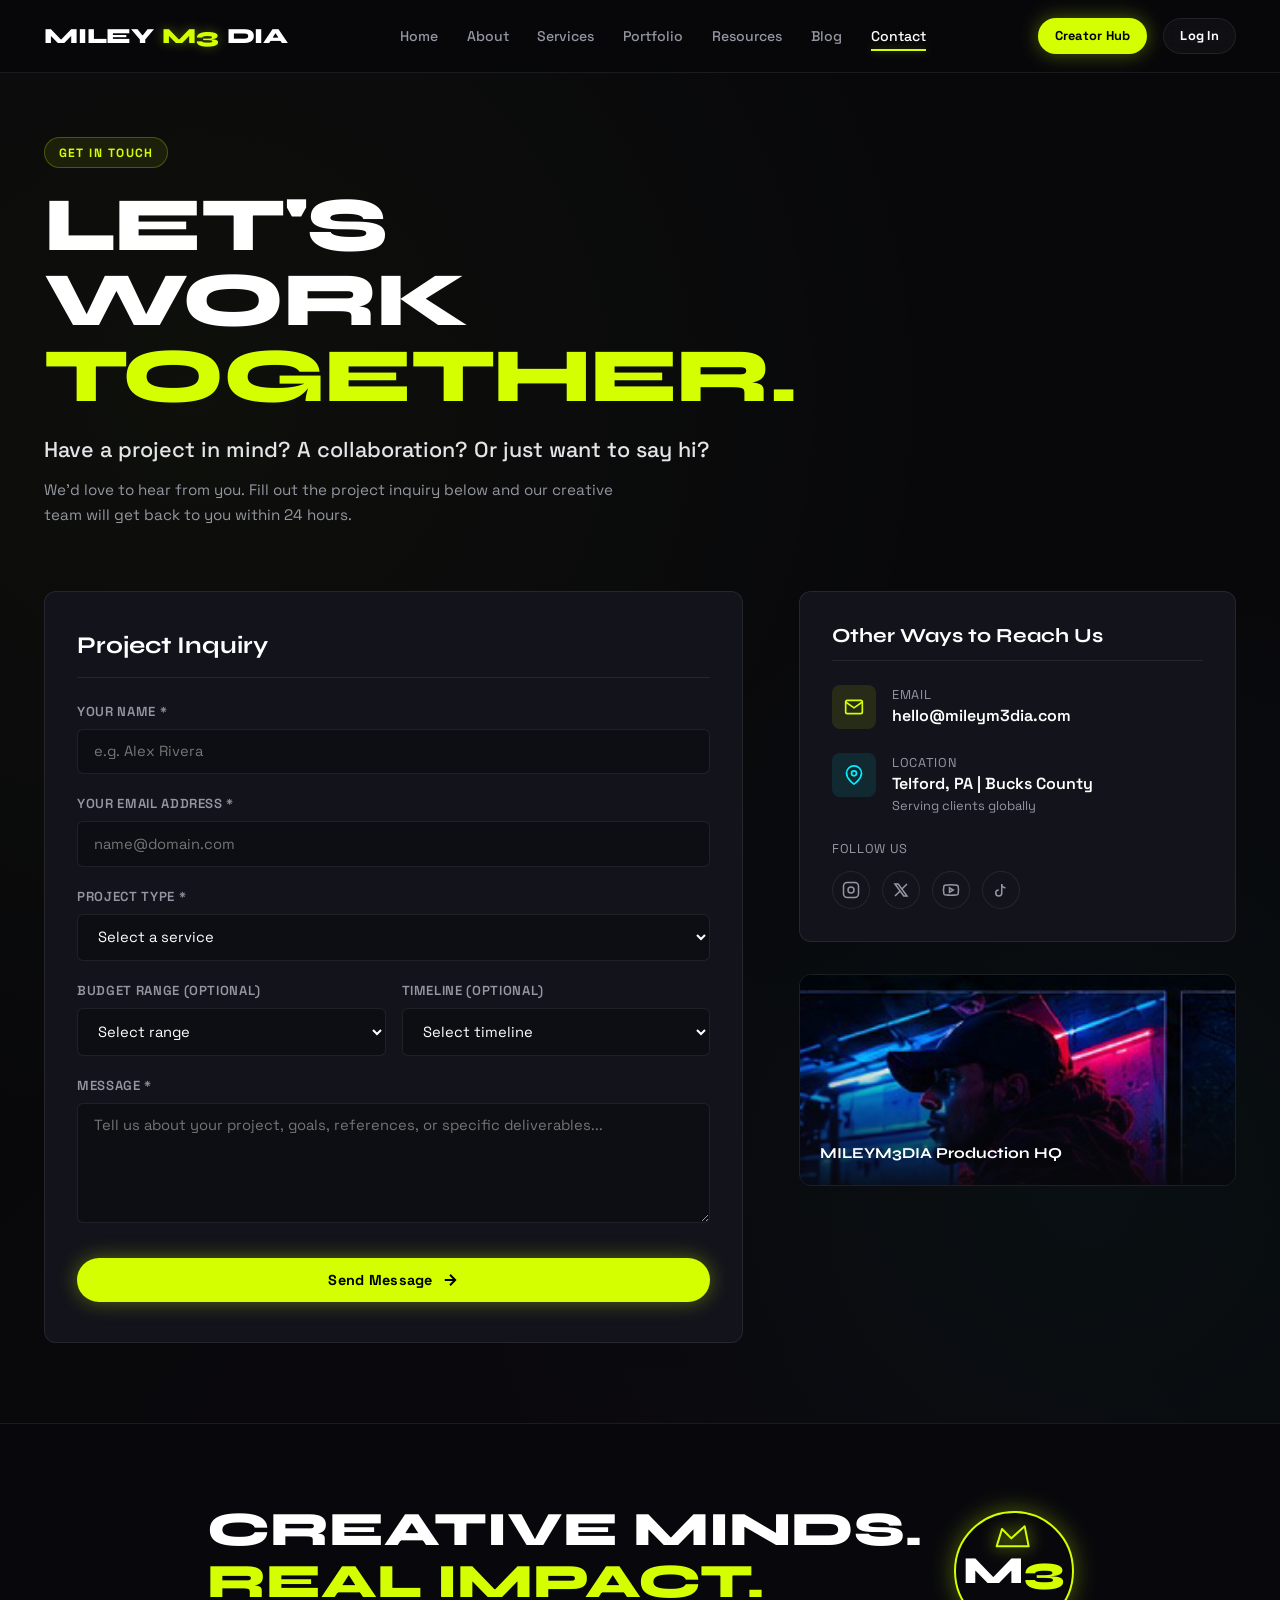
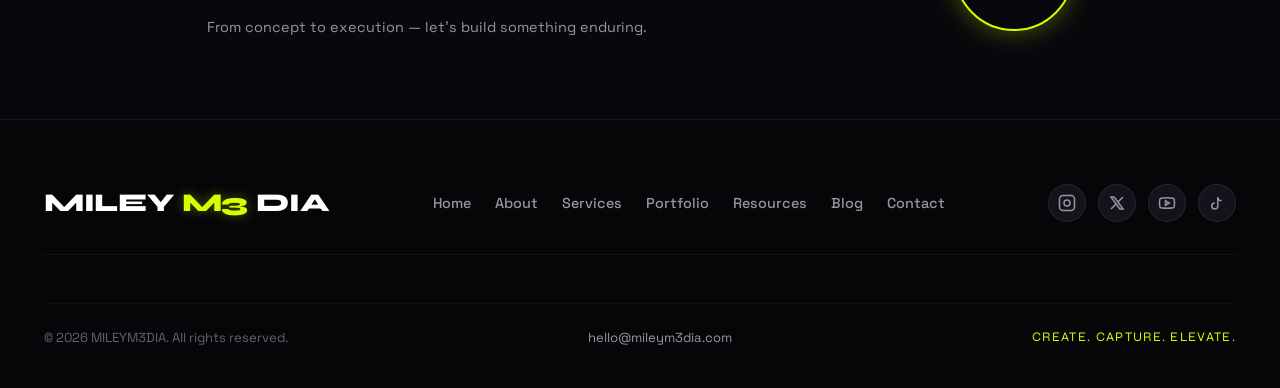
<file: contact.html>
<!DOCTYPE html>
<html lang="en">
<head>
  <meta charset="UTF-8">
  <meta name="viewport" content="width=device-width, initial-scale=1.0">
  <title>Contact Us | MILEYM3DIA</title>
  <link rel="stylesheet" href="css/style.css">
</head>
<body>

  <!-- Navigation -->
  <nav class="navbar">
    <div class="container nav-container">
      <a href="index.html" class="logo-brand">
        MILEY<span class="accent">M3</span>DIA
      </a>

      <ul class="nav-links">
        <li><a href="index.html" class="nav-link">Home</a></li>
        <li><a href="about.html" class="nav-link">About</a></li>
        <li><a href="services.html" class="nav-link">Services</a></li>
        <li><a href="portfolio.html" class="nav-link">Portfolio</a></li>
        <li><a href="resources.html" class="nav-link">Resources</a></li>
        <li><a href="blog.html" class="nav-link">Blog</a></li>
        <li><a href="contact.html" class="nav-link active">Contact</a></li>
      </ul>

      <div class="nav-actions">
        <a href="hub.html" class="btn btn-primary btn-sm desktop-only">Creator Hub</a>
        <a href="login.html" class="btn btn-secondary btn-sm desktop-only">Log In</a>
        <button class="mobile-menu-btn" aria-label="Toggle navigation">
          <svg width="22" height="22" viewBox="0 0 24 24" fill="none" stroke="currentColor" stroke-width="2">
            <path d="M4 6h16M4 12h16M4 18h16"/>
          </svg>
        </button>
      </div>
    </div>
  </nav>

  <!-- Mobile Drawer -->
  <div class="mobile-nav-drawer">
    <ul class="mobile-nav-links">
      <li><a href="index.html">Home</a></li>
      <li><a href="about.html">About</a></li>
      <li><a href="services.html">Services</a></li>
      <li><a href="portfolio.html">Portfolio</a></li>
      <li><a href="resources.html">Resources</a></li>
      <li><a href="blog.html">Blog</a></li>
      <li><a href="contact.html" class="active">Contact</a></li>
      <li><a href="hub.html" class="text-lime">Creators Hub ⚡</a></li>
      <li><a href="login.html">Member Log In</a></li>
    </ul>
  </div>

  <!-- Hero Section -->
  <section class="section-padding" style="padding-top: 4rem; padding-bottom: 2rem;">
    <div class="container">
      <div style="max-width: 760px;">
        <div class="tag-badge">GET IN TOUCH</div>
        <h1 class="hero-title">
          LET'S WORK<br>
          <span class="text-lime">TOGETHER.</span>
        </h1>
        <p class="hero-subtitle">
          Have a project in mind? A collaboration? Or just want to say hi?
        </p>
        <p class="hero-desc">
          We'd love to hear from you. Fill out the project inquiry below and our creative team will get back to you within 24 hours.
        </p>
      </div>
    </div>
  </section>

  <!-- Contact Form & Info Grid -->
  <section style="padding-bottom: 5rem;">
    <div class="container">
      <div class="grid-2" style="grid-template-columns: 1.6fr 1fr; gap: 3.5rem; align-items: start;">
        
        <!-- Left: Project Inquiry Form -->
        <div class="card" style="padding: 2.5rem 2rem;">
          <h2 class="card-title" style="font-size: 1.5rem; margin-bottom: 1.5rem; border-bottom: 1px solid var(--border-subtle); padding-bottom: 1rem;">
            Project Inquiry
          </h2>

          <form id="projectContactForm">
            <div class="form-group">
              <label class="form-label" for="contactName">Your Name *</label>
              <input type="text" id="contactName" class="form-control" placeholder="e.g. Alex Rivera" required>
            </div>

            <div class="form-group">
              <label class="form-label" for="contactEmail">Your email address *</label>
              <input type="email" id="contactEmail" class="form-control" placeholder="name@domain.com" required>
            </div>

            <div class="form-group">
              <label class="form-label" for="projectType">Project Type *</label>
              <select id="projectType" class="form-control" required>
                <option value="" disabled selected>Select a service</option>
                <option value="Branding & Identity">Branding &amp; Identity</option>
                <option value="Web Design & Development">Web Design &amp; Development</option>
                <option value="Video & Editing">Video &amp; Editing</option>
                <option value="Social Media Content">Social Media Content</option>
                <option value="Audio Production / AMM Sounz">Audio Production (AMM Sounz)</option>
                <option value="Custom Tattoo / MileyInk">Custom Tattoo Art (MileyInk)</option>
                <option value="Full Creative Direction">Full Creative Direction &amp; Rollout</option>
                <option value="Other">Other / General Collaboration</option>
              </select>
            </div>

            <div class="grid-2" style="gap: 1rem; margin-bottom: 0;">
              <div class="form-group">
                <label class="form-label" for="budgetRange">Budget Range (optional)</label>
                <select id="budgetRange" class="form-control">
                  <option value="" disabled selected>Select range</option>
                  <option value="$1,000 - $3,000">$1,000 – $3,000</option>
                  <option value="$3,000 - $5,000">$3,000 – $5,000</option>
                  <option value="$5,000 - $10,000">$5,000 – $10,000</option>
                  <option value="$10,000+">$10,000+</option>
                  <option value="Flexible">Flexible / Undecided</option>
                </select>
              </div>

              <div class="form-group">
                <label class="form-label" for="projectTimeline">Timeline (optional)</label>
                <select id="projectTimeline" class="form-control">
                  <option value="" disabled selected>Select timeline</option>
                  <option value="ASAP (Within 2 weeks)">ASAP (Under 2 weeks)</option>
                  <option value="2-4 Weeks">2 – 4 Weeks</option>
                  <option value="1-2 Months">1 – 2 Months</option>
                  <option value="Flexible">Flexible</option>
                </select>
              </div>
            </div>

            <div class="form-group">
              <label class="form-label" for="contactMessage">Message *</label>
              <textarea id="contactMessage" class="form-control" placeholder="Tell us about your project, goals, references, or specific deliverables..." required></textarea>
            </div>

            <button type="submit" class="btn btn-primary" style="width: 100%; margin-top: 0.5rem;">
              Send Message
              <svg width="18" height="18" viewBox="0 0 24 24" fill="none" stroke="currentColor" stroke-width="2.5"><path d="M5 12h14M12 5l7 7-7 7"/></svg>
            </button>
          </form>
        </div>

        <!-- Right: Other Ways to Reach Us -->
        <div style="display: flex; flex-direction: column; gap: 2rem;">
          
          <div class="card" style="padding: 2rem;">
            <h3 class="card-title" style="font-size: 1.25rem; margin-bottom: 1.5rem; border-bottom: 1px solid var(--border-subtle); padding-bottom: 0.75rem;">
              Other Ways to Reach Us
            </h3>

            <div style="display: flex; flex-direction: column; gap: 1.5rem;">
              
              <!-- Email -->
              <div style="display: flex; gap: 1rem; align-items: flex-start;">
                <div style="width: 44px; height: 44px; border-radius: 8px; background: rgba(212,255,0,0.1); display: flex; align-items: center; justify-content: center; flex-shrink: 0;">
                  <svg width="20" height="20" viewBox="0 0 24 24" fill="none" stroke="#d4ff00" stroke-width="2"><path d="M4 4h16c1.1 0 2 .9 2 2v12c0 1.1-.9 2-2 2H4c-1.1 0-2-.9-2-2V6c0-1.1.9-2 2-2z"/><polyline points="22,6 12,13 2,6"/></svg>
                </div>
                <div>
                  <div style="font-size: 0.8rem; text-transform: uppercase; letter-spacing: 0.05em; color: var(--text-muted);">Email</div>
                  <a href="mailto:hello@mileym3dia.com" style="color: #fff; font-weight: 600; font-size: 1rem;">hello@mileym3dia.com</a>
                </div>
              </div>

              <!-- Location -->
              <div style="display: flex; gap: 1rem; align-items: flex-start;">
                <div style="width: 44px; height: 44px; border-radius: 8px; background: rgba(0,240,255,0.1); display: flex; align-items: center; justify-content: center; flex-shrink: 0;">
                  <svg width="20" height="20" viewBox="0 0 24 24" fill="none" stroke="#00f0ff" stroke-width="2"><path d="M21 10c0 7-9 13-9 13s-9-6-9-13a9 9 0 0 1 18 0z"/><circle cx="12" cy="10" r="3"/></svg>
                </div>
                <div>
                  <div style="font-size: 0.8rem; text-transform: uppercase; letter-spacing: 0.05em; color: var(--text-muted);">Location</div>
                  <div style="color: #fff; font-weight: 600; font-size: 1rem;">Telford, PA | Bucks County</div>
                  <div style="font-size: 0.8rem; color: var(--text-muted);">Serving clients globally</div>
                </div>
              </div>

              <!-- Follow Us -->
              <div>
                <div style="font-size: 0.8rem; text-transform: uppercase; letter-spacing: 0.05em; color: var(--text-muted); margin-bottom: 0.75rem;">Follow Us</div>
                <div class="footer-socials">
                  <a href="https://instagram.com" target="_blank" class="social-circle"><svg width="18" height="18" viewBox="0 0 24 24" fill="none" stroke="currentColor" stroke-width="2"><rect width="20" height="20" x="2" y="2" rx="5"/><circle cx="12" cy="12" r="4"/><line x1="17.5" x2="17.51" y1="6.5" y2="6.5"/></svg></a>
                  <a href="https://twitter.com" target="_blank" class="social-circle"><svg width="18" height="18" viewBox="0 0 24 24" fill="none" stroke="currentColor" stroke-width="2"><path d="M4 4l11.733 16h4.267l-11.733 -16z"/><path d="M4 20l6.768 -6.768m2.46 -2.46l6.772 -6.772"/></svg></a>
                  <a href="https://youtube.com" target="_blank" class="social-circle"><svg width="18" height="18" viewBox="0 0 24 24" fill="none" stroke="currentColor" stroke-width="2"><path d="M2.5 17a24.12 24.12 0 0 1 0-10 2 2 0 0 1 1.4-1.4 49.56 49.56 0 0 1 16.2 0A2 2 0 0 1 21.5 7a24.12 24.12 0 0 1 0 10 2 2 0 0 1-1.4 1.4 49.55 49.55 0 0 1-16.2 0A2 2 0 0 1 2.5 17"/><polygon points="10 15 15 12 10 9"/></svg></a>
                  <a href="https://tiktok.com" target="_blank" class="social-circle"><svg width="18" height="18" viewBox="0 0 24 24" fill="none" stroke="currentColor" stroke-width="2"><path d="M9 12a4 4 0 1 0 4 4V4a5 5 0 0 0 5 5"/></svg></a>
                </div>
              </div>

            </div>
          </div>

          <!-- Studio Image Widget -->
          <div style="border-radius: var(--radius-md); overflow: hidden; border: 1px solid var(--border-subtle); position: relative;">
            <img src="assets/images/m3-contact-main.jpg" alt="M3 Production Studio" style="width: 100%; height: 210px; object-fit: cover;">
            <div style="position: absolute; inset: 0; background: linear-gradient(180deg, transparent 40%, rgba(8,8,11,0.9) 100%); display: flex; align-items: flex-end; padding: 1.25rem;">
              <span class="font-display" style="font-weight: 700; font-size: 0.95rem; color: #fff;">MILEYM3DIA Production HQ</span>
            </div>
          </div>

        </div>

      </div>
    </div>
  </section>

  <!-- Bottom Graphic: CREATIVE MINDS. REAL IMPACT. -->
  <section class="section-padding" style="background: #08080c; border-top: 1px solid var(--border-subtle); text-align: center;">
    <div class="container">
      <div style="display: flex; align-items: center; justify-content: center; gap: 2rem; flex-wrap: wrap;">
        <div style="text-align: left;">
          <div class="font-display" style="font-size: clamp(1.8rem, 4vw, 3rem); font-weight: 800; color: #fff; line-height: 1.1;">
            CREATIVE MINDS.<br>
            <span class="text-lime">REAL IMPACT.</span>
          </div>
          <div style="color: var(--text-muted); font-size: 0.9rem; margin-top: 0.5rem;">
            From concept to execution — let's build something enduring.
          </div>
        </div>

        <div>
          <div style="width: 120px; height: 120px; border-radius: 50%; border: 2px solid var(--neon-lime); display: flex; align-items: center; justify-content: center; position: relative; box-shadow: 0 0 25px var(--neon-lime-glow);">
            <span class="font-display" style="font-size: 2.4rem; font-weight: 800; color: #fff;">
              M<span class="text-lime">3</span>
            </span>
            <svg class="doodle-crown" style="top: 8px; left: calc(50% - 22px); width: 44px; height: 32px;" viewBox="0 0 64 48">
              <path d="M6 38 L14 12 L28 26 L48 8 L54 38 Z" fill="none" stroke="#d4ff00" stroke-width="3"/>
            </svg>
          </div>
        </div>
      </div>
    </div>
  </section>

  <!-- Contact Success Modal -->
  <div class="modal-overlay" id="contactSuccessModal">
    <div class="modal-card" style="text-align: center;">
      <button class="modal-close" onclick="closeModal('contactSuccessModal')">&times;</button>
      <div style="width: 64px; height: 64px; border-radius: 50%; background: rgba(212,255,0,0.15); border: 2px solid var(--neon-lime); display: flex; align-items: center; justify-content: center; margin: 0 auto 1.5rem auto;">
        <svg width="32" height="32" viewBox="0 0 24 24" fill="none" stroke="#d4ff00" stroke-width="3"><polyline points="20 6 9 17 4 12"/></svg>
      </div>
      <h3 class="section-title" style="font-size: 1.6rem; margin-bottom: 0.75rem;">Transmission Received</h3>
      <p style="color: var(--text-muted); font-size: 0.95rem; margin-bottom: 1.75rem; line-height: 1.6;">
        Thank you for reaching out to MILEYM3DIA. Your project details have been logged and routed to our creative desk. We will review your vision and reply within 24 hours.
      </p>
      <button class="btn btn-primary" onclick="closeModal('contactSuccessModal')">Awesome, Got It</button>
    </div>
  </div>

  <!-- Footer -->
  <footer class="footer">
    <div class="container">
      <div class="footer-top">
        <div class="footer-brand-row">
          <a href="index.html" class="logo-brand" style="font-size: 1.6rem;">
            MILEY<span class="accent">M3</span>DIA
          </a>
          <ul class="footer-links">
            <li><a href="index.html">Home</a></li>
            <li><a href="about.html">About</a></li>
            <li><a href="services.html">Services</a></li>
            <li><a href="portfolio.html">Portfolio</a></li>
            <li><a href="resources.html">Resources</a></li>
            <li><a href="blog.html">Blog</a></li>
            <li><a href="contact.html">Contact</a></li>
          </ul>
          <div class="footer-socials">
            <a href="https://instagram.com" target="_blank" class="social-circle"><svg width="18" height="18" viewBox="0 0 24 24" fill="none" stroke="currentColor" stroke-width="2"><rect width="20" height="20" x="2" y="2" rx="5"/><circle cx="12" cy="12" r="4"/><line x1="17.5" x2="17.51" y1="6.5" y2="6.5"/></svg></a>
            <a href="https://twitter.com" target="_blank" class="social-circle"><svg width="18" height="18" viewBox="0 0 24 24" fill="none" stroke="currentColor" stroke-width="2"><path d="M4 4l11.733 16h4.267l-11.733 -16z"/><path d="M4 20l6.768 -6.768m2.46 -2.46l6.772 -6.772"/></svg></a>
            <a href="https://youtube.com" target="_blank" class="social-circle"><svg width="18" height="18" viewBox="0 0 24 24" fill="none" stroke="currentColor" stroke-width="2"><path d="M2.5 17a24.12 24.12 0 0 1 0-10 2 2 0 0 1 1.4-1.4 49.56 49.56 0 0 1 16.2 0A2 2 0 0 1 21.5 7a24.12 24.12 0 0 1 0 10 2 2 0 0 1-1.4 1.4 49.55 49.55 0 0 1-16.2 0A2 2 0 0 1 2.5 17"/><polygon points="10 15 15 12 10 9"/></svg></a>
            <a href="https://tiktok.com" target="_blank" class="social-circle"><svg width="18" height="18" viewBox="0 0 24 24" fill="none" stroke="currentColor" stroke-width="2"><path d="M9 12a4 4 0 1 0 4 4V4a5 5 0 0 0 5 5"/></svg></a>
          </div>
        </div>
      </div>
      <div class="footer-bottom">
        <div>&copy; 2026 MILEYM3DIA. All rights reserved.</div>
        <div><a href="mailto:hello@mileym3dia.com">hello@mileym3dia.com</a></div>
        <div style="font-family: var(--font-display); letter-spacing: 0.1em; color: var(--neon-lime);">
          CREATE. CAPTURE. ELEVATE.
        </div>
      </div>
    </div>
  </footer>

  <script src="js/main.js"></script>
</body>
</html>
</file>
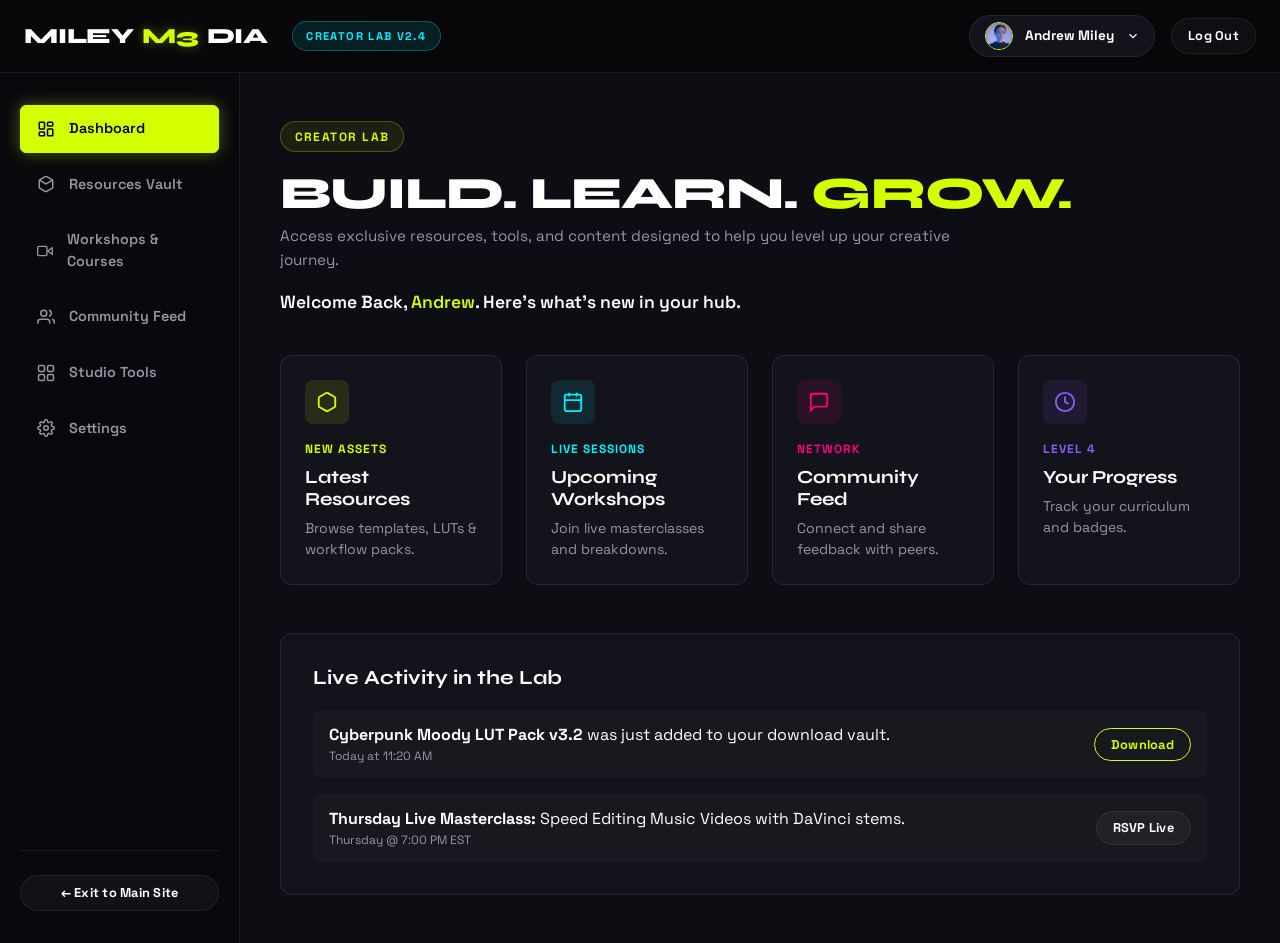
<file: creator-lab.html>
<!DOCTYPE html>
<html lang="en">
<head>
  <meta charset="UTF-8">
  <meta name="viewport" content="width=device-width, initial-scale=1.0">
  <title>Creator Lab | Andrew Miley | MILEYM3DIA</title>
  <link rel="stylesheet" href="css/style.css">
  <style>
    /* Creator Lab App Layout Styles */
    .app-layout {
      display: grid;
      grid-template-columns: 240px 1fr;
      min-height: calc(100vh - 72px);
    }

    .app-sidebar {
      background: #09090d;
      border-right: 1px solid var(--border-subtle);
      padding: 2rem 1.25rem;
      display: flex;
      flex-direction: column;
      gap: 0.5rem;
    }

    .app-nav-item {
      display: flex;
      align-items: center;
      gap: 0.85rem;
      padding: 0.75rem 1rem;
      border-radius: var(--radius-sm);
      font-size: 0.9rem;
      font-weight: 600;
      color: var(--text-muted);
      cursor: pointer;
      transition: all var(--transition-fast);
      border: 1px solid transparent;
    }

    .app-nav-item:hover {
      color: #fff;
      background: rgba(255, 255, 255, 0.04);
    }

    .app-nav-item.active {
      color: #000;
      background: var(--neon-lime);
      border-color: var(--neon-lime);
      box-shadow: 0 0 16px var(--neon-lime-glow);
    }

    .app-nav-item.active svg {
      stroke: #000;
    }

    .app-content {
      padding: 3rem 2.5rem;
      background: #0d0d14;
      overflow-y: auto;
    }

    .stat-pill {
      background: rgba(255, 255, 255, 0.03);
      border: 1px solid var(--border-subtle);
      border-radius: var(--radius-md);
      padding: 1.25rem;
      display: flex;
      align-items: center;
      gap: 1rem;
    }

    @media (max-width: 900px) {
      .app-layout {
        grid-template-columns: 1fr;
      }
      .app-sidebar {
        border-right: none;
        border-bottom: 1px solid var(--border-subtle);
        flex-direction: row;
        overflow-x: auto;
        padding: 1rem;
      }
      .app-nav-item {
        white-space: nowrap;
      }
    }
  </style>
</head>
<body>

  <!-- Top Navigation with Profile Header -->
  <nav class="navbar" style="border-bottom: 1px solid var(--border-subtle);">
    <div class="container nav-container" style="max-width: 1400px;">
      <div style="display: flex; align-items: center; gap: 1.5rem;">
        <a href="index.html" class="logo-brand">
          MILEY<span class="accent">M3</span>DIA
        </a>
        <span class="tag-badge" style="margin-bottom: 0; font-size: 0.7rem; background: rgba(0,240,255,0.1); color: var(--neon-cyan); border-color: rgba(0,240,255,0.3);">
          CREATOR LAB v2.4
        </span>
      </div>

      <!-- User Profile Header -->
      <div style="display: flex; align-items: center; gap: 1rem;">
        <div style="display: flex; align-items: center; gap: 0.75rem; background: var(--bg-card); border: 1px solid var(--border-subtle); padding: 0.4rem 0.9rem; border-radius: var(--radius-full); cursor: pointer;" onclick="showToast('Active Plan: PRO CREATOR TIER (Lifetime Access)')">
          <div style="width: 28px; height: 28px; border-radius: 50%; overflow: hidden; border: 1.5px solid var(--neon-lime);">
            <img src="assets/images/creator-portrait.jpg" style="width: 100%; height: 100%; object-fit: cover;">
          </div>
          <span style="font-size: 0.85rem; font-weight: 700; color: #fff;">Andrew Miley</span>
          <svg width="14" height="14" viewBox="0 0 24 24" fill="none" stroke="currentColor" stroke-width="2"><path d="m6 9 6 6 6-6"/></svg>
        </div>

        <a href="login.html" class="btn btn-secondary btn-sm" onclick="showToast('Logged out of Creator Lab.');">Log Out</a>
      </div>
    </div>
  </nav>

  <!-- Dashboard Layout -->
  <div class="app-layout">
    
    <!-- Left Sidebar -->
    <aside class="app-sidebar">
      <div class="app-nav-item active" data-tab="dashboard">
        <svg width="18" height="18" viewBox="0 0 24 24" fill="none" stroke="currentColor" stroke-width="2"><rect width="7" height="9" x="3" y="3" rx="1"/><rect width="7" height="5" x="14" y="3" rx="1"/><rect width="7" height="9" x="14" y="12" rx="1"/><rect width="7" height="5" x="3" y="16" rx="1"/></svg>
        <span>Dashboard</span>
      </div>

      <div class="app-nav-item" data-tab="resources">
        <svg width="18" height="18" viewBox="0 0 24 24" fill="none" stroke="currentColor" stroke-width="2"><path d="M21 16V8a2 2 0 0 0-1-1.73l-7-4a2 2 0 0 0-2 0l-7 4A2 2 0 0 0 3 8v8a2 2 0 0 0 1 1.73l7 4a2 2 0 0 0 2 0l7-4A2 2 0 0 0 21 16z"/><polyline points="3.27 6.96 12 12.01 20.73 6.96"/></svg>
        <span>Resources Vault</span>
      </div>

      <div class="app-nav-item" data-tab="courses">
        <svg width="18" height="18" viewBox="0 0 24 24" fill="none" stroke="currentColor" stroke-width="2"><polygon points="23 7 16 12 23 17 23 7"/><rect width="14" height="14" x="1" y="5" rx="2"/></svg>
        <span>Workshops &amp; Courses</span>
      </div>

      <div class="app-nav-item" data-tab="community">
        <svg width="18" height="18" viewBox="0 0 24 24" fill="none" stroke="currentColor" stroke-width="2"><path d="M17 21v-2a4 4 0 0 0-4-4H5a4 4 0 0 0-4 4v2"/><circle cx="9" cy="7" r="4"/><path d="M23 21v-2a4 4 0 0 0-3-3.87"/><path d="M16 3.13a4 4 0 0 1 0 7.75"/></svg>
        <span>Community Feed</span>
      </div>

      <div class="app-nav-item" data-tab="tools">
        <svg width="18" height="18" viewBox="0 0 24 24" fill="none" stroke="currentColor" stroke-width="2"><rect width="8" height="8" x="2" y="2" rx="2"/><rect width="8" height="8" x="14" y="2" rx="2"/><rect width="8" height="8" x="2" y="14" rx="2"/><rect width="8" height="8" x="14" y="14" rx="2"/></svg>
        <span>Studio Tools</span>
      </div>

      <div class="app-nav-item" data-tab="settings">
        <svg width="18" height="18" viewBox="0 0 24 24" fill="none" stroke="currentColor" stroke-width="2"><circle cx="12" cy="12" r="3"/><path d="M19.4 15a1.65 1.65 0 0 0 .33 1.82l.06.06a2 2 0 0 1 0 2.83 2 2 0 0 1-2.83 0l-.06-.06a1.65 1.65 0 0 0-1.82-.33 1.65 1.65 0 0 0-1 1.51V21a2 2 0 0 1-2 2 2 2 0 0 1-2-2v-.09A1.65 1.65 0 0 0 9 19.4a1.65 1.65 0 0 0-1.82.33l-.06.06a2 2 0 0 1-2.83 0 2 2 0 0 1 0-2.83l.06-.06a1.65 1.65 0 0 0 .33-1.82 1.65 1.65 0 0 0-1.51-1H3a2 2 0 0 1-2-2 2 2 0 0 1 2-2h.09A1.65 1.65 0 0 0 4.6 9a1.65 1.65 0 0 0-.33-1.82l-.06-.06a2 2 0 0 1 0-2.83 2 2 0 0 1 2.83 0l.06.06a1.65 1.65 0 0 0 1.82.33H9a1.65 1.65 0 0 0 1-1.51V3a2 2 0 0 1 2-2 2 2 0 0 1 2 2v.09a1.65 1.65 0 0 0 1 1.51 1.65 1.65 0 0 0 1.82-.33l.06-.06a2 2 0 0 1 2.83 0 2 2 0 0 1 0 2.83l-.06.06a1.65 1.65 0 0 0-.33 1.82V9a1.65 1.65 0 0 0 1.51 1H21a2 2 0 0 1 2 2 2 2 0 0 1-2 2h-.09a1.65 1.65 0 0 0-1.51 1z"/></svg>
        <span>Settings</span>
      </div>

      <div style="margin-top: auto; padding-top: 1.5rem; border-top: 1px solid var(--border-subtle);">
        <a href="index.html" class="btn btn-secondary btn-sm" style="width: 100%;">← Exit to Main Site</a>
      </div>
    </aside>

    <!-- Main Content Area -->
    <main class="app-content">
      
      <!-- TAB 1: DASHBOARD (Active View) -->
      <section id="tab-dashboard" class="tab-pane active">
        <div style="margin-bottom: 2.5rem;">
          <div class="tag-badge">CREATOR LAB</div>
          <h1 class="hero-title" style="font-size: 2.8rem; margin-bottom: 0.5rem;">
            BUILD. LEARN. <span class="text-lime">GROW.</span>
          </h1>
          <p class="hero-desc" style="max-width: 680px; margin-bottom: 1rem;">
            Access exclusive resources, tools, and content designed to help you level up your creative journey.
          </p>
          <div style="font-size: 1.1rem; color: #fff; font-weight: 600;">
            Welcome Back, <span class="text-lime">Andrew</span>. Here's what's new in your hub.
          </div>
        </div>

        <!-- 4 Action Cards Matching Mockup -->
        <div class="grid-4" style="margin-bottom: 3rem;">
          
          <!-- Card 1: Latest Resources -->
          <div class="card" onclick="switchLabTab('resources')" style="cursor: pointer;">
            <div style="width: 44px; height: 44px; border-radius: 8px; background: rgba(212,255,0,0.1); display: flex; align-items: center; justify-content: center; margin-bottom: 1rem;">
              <svg width="22" height="22" viewBox="0 0 24 24" fill="none" stroke="#d4ff00" stroke-width="2"><path d="M21 16V8a2 2 0 0 0-1-1.73l-7-4a2 2 0 0 0-2 0l-7 4A2 2 0 0 0 3 8v8a2 2 0 0 0 1 1.73l7 4a2 2 0 0 0 2 0l7-4A2 2 0 0 0 21 16z"/></svg>
            </div>
            <div class="card-tag">NEW ASSETS</div>
            <h3 class="card-title" style="font-size: 1.15rem;">Latest Resources</h3>
            <p class="card-desc">Browse templates, LUTs &amp; workflow packs.</p>
          </div>

          <!-- Card 2: Upcoming Workshops -->
          <div class="card" onclick="switchLabTab('courses')" style="cursor: pointer;">
            <div style="width: 44px; height: 44px; border-radius: 8px; background: rgba(0,240,255,0.1); display: flex; align-items: center; justify-content: center; margin-bottom: 1rem;">
              <svg width="22" height="22" viewBox="0 0 24 24" fill="none" stroke="#00f0ff" stroke-width="2"><rect width="18" height="18" x="3" y="4" rx="2" ry="2"/><line x1="16" x2="16" y1="2" y2="6"/><line x1="8" x2="8" y1="2" y2="6"/><line x1="3" x2="21" y1="10" y2="10"/></svg>
            </div>
            <div class="card-tag" style="color: var(--neon-cyan);">LIVE SESSIONS</div>
            <h3 class="card-title" style="font-size: 1.15rem;">Upcoming Workshops</h3>
            <p class="card-desc">Join live masterclasses and breakdowns.</p>
          </div>

          <!-- Card 3: Community Feed -->
          <div class="card" onclick="switchLabTab('community')" style="cursor: pointer;">
            <div style="width: 44px; height: 44px; border-radius: 8px; background: rgba(255,0,127,0.1); display: flex; align-items: center; justify-content: center; margin-bottom: 1rem;">
              <svg width="22" height="22" viewBox="0 0 24 24" fill="none" stroke="#ff007f" stroke-width="2"><path d="M21 15a2 2 0 0 1-2 2H7l-4 4V5a2 2 0 0 1 2-2h14a2 2 0 0 1 2 2z"/></svg>
            </div>
            <div class="card-tag" style="color: var(--neon-magenta);">NETWORK</div>
            <h3 class="card-title" style="font-size: 1.15rem;">Community Feed</h3>
            <p class="card-desc">Connect and share feedback with peers.</p>
          </div>

          <!-- Card 4: Your Progress -->
          <div class="card" onclick="switchLabTab('settings')" style="cursor: pointer;">
            <div style="width: 44px; height: 44px; border-radius: 8px; background: rgba(139,92,246,0.1); display: flex; align-items: center; justify-content: center; margin-bottom: 1rem;">
              <svg width="22" height="22" viewBox="0 0 24 24" fill="none" stroke="#8b5cf6" stroke-width="2"><circle cx="12" cy="12" r="10"/><polyline points="12 6 12 12 16 14"/></svg>
            </div>
            <div class="card-tag" style="color: var(--neon-purple);">LEVEL 4</div>
            <h3 class="card-title" style="font-size: 1.15rem;">Your Progress</h3>
            <p class="card-desc">Track your curriculum and badges.</p>
          </div>

        </div>

        <!-- Recent Activity Feed -->
        <div class="card" style="padding: 2rem;">
          <h3 class="card-title" style="font-size: 1.25rem; margin-bottom: 1.25rem;">Live Activity in the Lab</h3>
          <div style="display: flex; flex-direction: column; gap: 1rem;">
            <div style="display: flex; justify-content: space-between; align-items: center; padding: 0.8rem 1rem; background: rgba(255,255,255,0.02); border-radius: var(--radius-sm);">
              <div>
                <strong style="color: #fff;">Cyberpunk Moody LUT Pack v3.2</strong> was just added to your download vault.
                <div style="font-size: 0.75rem; color: var(--text-muted);">Today at 11:20 AM</div>
              </div>
              <button class="btn btn-outline-lime btn-sm" onclick="downloadResource('Cyberpunk Moody LUT Pack')">Download</button>
            </div>

            <div style="display: flex; justify-content: space-between; align-items: center; padding: 0.8rem 1rem; background: rgba(255,255,255,0.02); border-radius: var(--radius-sm);">
              <div>
                <strong style="color: #fff;">Thursday Live Masterclass:</strong> Speed Editing Music Videos with DaVinci stems.
                <div style="font-size: 0.75rem; color: var(--text-muted);">Thursday @ 7:00 PM EST</div>
              </div>
              <button class="btn btn-secondary btn-sm" onclick="showToast('RSVP Confirmed for Thursday Masterclass!')">RSVP Live</button>
            </div>
          </div>
        </div>
      </section>

      <!-- TAB 2: RESOURCES VAULT -->
      <section id="tab-resources" class="tab-pane" style="display: none;">
        <div class="section-header">
          <div>
            <span class="card-tag">VIP ASSET VAULT</span>
            <h2 class="section-title">Creator Resources</h2>
          </div>
        </div>
        <div class="grid-3">
          <div class="card">
            <h3 class="card-title">Commercial Pitch Deck (.key / .pptx)</h3>
            <p class="card-desc" style="margin-bottom: 1.25rem;">The agency presentation deck that closed $15,000+ brand deals.</p>
            <button class="btn btn-primary btn-sm" onclick="downloadResource('Commercial Pitch Deck')">Download Deck</button>
          </div>
          <div class="card">
            <h3 class="card-title">Master Premiere Keyboard Shortcuts</h3>
            <p class="card-desc" style="margin-bottom: 1.25rem;">Custom .kys hotkeys file doubling timeline slicing speed.</p>
            <button class="btn btn-primary btn-sm" onclick="downloadResource('Premiere Shortcuts')">Download .kys</button>
          </div>
          <div class="card">
            <h3 class="card-title">Cyber Streetwear Vector Graphics</h3>
            <p class="card-desc" style="margin-bottom: 1.25rem;">30+ ready-to-print vector insignias and cyberpunk typography assets.</p>
            <button class="btn btn-primary btn-sm" onclick="downloadResource('Vector Insignias Pack')">Download SVGs</button>
          </div>
        </div>
      </section>

      <!-- TAB 3: WORKSHOPS -->
      <section id="tab-courses" class="tab-pane" style="display: none;">
        <div class="section-header">
          <div>
            <span class="card-tag">EDUCATION</span>
            <h2 class="section-title">Workshops &amp; Breakdowns</h2>
          </div>
        </div>
        <div class="grid-2">
          <div class="card">
            <div class="card-media" style="aspect-ratio: 16 / 9;">
              <img src="assets/images/the-journey.jpg" style="width: 100%; height: 100%; object-fit: cover;">
            </div>
            <h3 class="card-title">Deconstructing "The Journey" Music Video</h3>
            <p class="card-desc">An 85-minute full project timeline breakdown from raw RED footage to finished export.</p>
            <button class="btn btn-secondary btn-sm" style="margin-top: 1rem;" onclick="showToast('Streaming workshop player...')">Watch Stream ↗</button>
          </div>

          <div class="card">
            <div class="card-media" style="aspect-ratio: 16 / 9;">
              <img src="assets/images/audio-spectrum.jpg" style="width: 100%; height: 100%; object-fit: cover;">
            </div>
            <h3 class="card-title">AMM Sounz: 808 Sub Sculpting &amp; Vocal Chains</h3>
            <p class="card-desc">Step-by-step masterclass on getting clean, punchy low-end and crisp upfront vocals.</p>
            <button class="btn btn-secondary btn-sm" style="margin-top: 1rem;" onclick="showToast('Streaming masterclass player...')">Watch Stream ↗</button>
          </div>
        </div>
      </section>

      <!-- TAB 4: COMMUNITY -->
      <section id="tab-community" class="tab-pane" style="display: none;">
        <div class="section-header">
          <div>
            <span class="card-tag">CREATOR DISCORD &amp; FEED</span>
            <h2 class="section-title">Community Lounge</h2>
          </div>
        </div>
        <div class="card" style="padding: 2.5rem; text-align: center;">
          <h3 class="card-title" style="font-size: 1.6rem; margin-bottom: 0.5rem;">Join the Private M3 Discord</h3>
          <p class="hero-desc" style="margin: 0 auto 1.5rem auto;">Connect with 1,200+ members, get peer timeline reviews, and collaborate on real client gigs.</p>
          <a href="https://discord.com" target="_blank" class="btn btn-primary">Open M3 Discord Server ↗</a>
        </div>
      </section>

      <!-- TAB 5: STUDIO TOOLS -->
      <section id="tab-tools" class="tab-pane" style="display: none;">
        <div class="section-header">
          <div>
            <span class="card-tag">UTILITIES</span>
            <h2 class="section-title">Studio Utilities</h2>
          </div>
        </div>
        <div class="grid-3">
          <div class="card">
            <h3 class="card-title">Aspect Ratio &amp; Bitrate Calculator</h3>
            <p class="card-desc">Calculate exact render resolutions for IG Reels, TikTok, and YouTube Shorts.</p>
            <button class="btn btn-outline-lime btn-sm" style="margin-top: 1rem;" onclick="showToast('4K 9:16 target: 2160x3840 @ 45 Mbps VBR 2-Pass.')">Launch Tool</button>
          </div>
          <div class="card">
            <h3 class="card-title">Color Palette Generator</h3>
            <p class="card-desc">Generate complementary neon color codes against dark void backgrounds.</p>
            <button class="btn btn-outline-lime btn-sm" style="margin-top: 1rem;" onclick="showToast('Palette generated: #D4FF00, #00F0FF, #FF007F, #08080B')">Generate Palette</button>
          </div>
          <div class="card">
            <h3 class="card-title">BPM to Milliseconds Delay Sync</h3>
            <p class="card-desc">Calculate exact reverb and delay decay milliseconds based on project BPM.</p>
            <button class="btn btn-outline-lime btn-sm" style="margin-top: 1rem;" onclick="showToast('140 BPM: 1/4 note = 428.57ms, 1/8 note = 214.28ms')">Calculate Sync</button>
          </div>
        </div>
      </section>

      <!-- TAB 6: SETTINGS -->
      <section id="tab-settings" class="tab-pane" style="display: none;">
        <div class="section-header">
          <div>
            <span class="card-tag">PROFILE</span>
            <h2 class="section-title">Account Settings</h2>
          </div>
        </div>
        <div class="card" style="max-width: 600px; padding: 2rem;">
          <div class="form-group">
            <label class="form-label">Member Name</label>
            <input type="text" class="form-control" value="Andrew Miley">
          </div>
          <div class="form-group">
            <label class="form-label">Email</label>
            <input type="email" class="form-control" value="andrew@mileym3dia.com">
          </div>
          <div class="form-group">
            <label class="form-label">Current Membership</label>
            <div style="color: var(--neon-lime); font-weight: 700; font-size: 1.1rem;">PRO CREATOR &bull; ACTIVE</div>
          </div>
          <button class="btn btn-primary" onclick="showToast('Account preferences updated successfully!');">Save Preferences</button>
        </div>
      </section>

    </main>
  </div>

  <script src="js/main.js"></script>
  <script>
    function switchLabTab(tabName) {
      document.querySelectorAll('.app-nav-item').forEach(item => {
        item.classList.toggle('active', item.getAttribute('data-tab') === tabName);
      });
      document.querySelectorAll('.tab-pane').forEach(pane => {
        pane.style.display = (pane.id === `tab-${tabName}`) ? 'block' : 'none';
      });
    }

    document.querySelectorAll('.app-nav-item').forEach(item => {
      item.addEventListener('click', () => {
        const tab = item.getAttribute('data-tab');
        if (tab) switchLabTab(tab);
      });
    });
  </script>
</body>
</html>
</file>
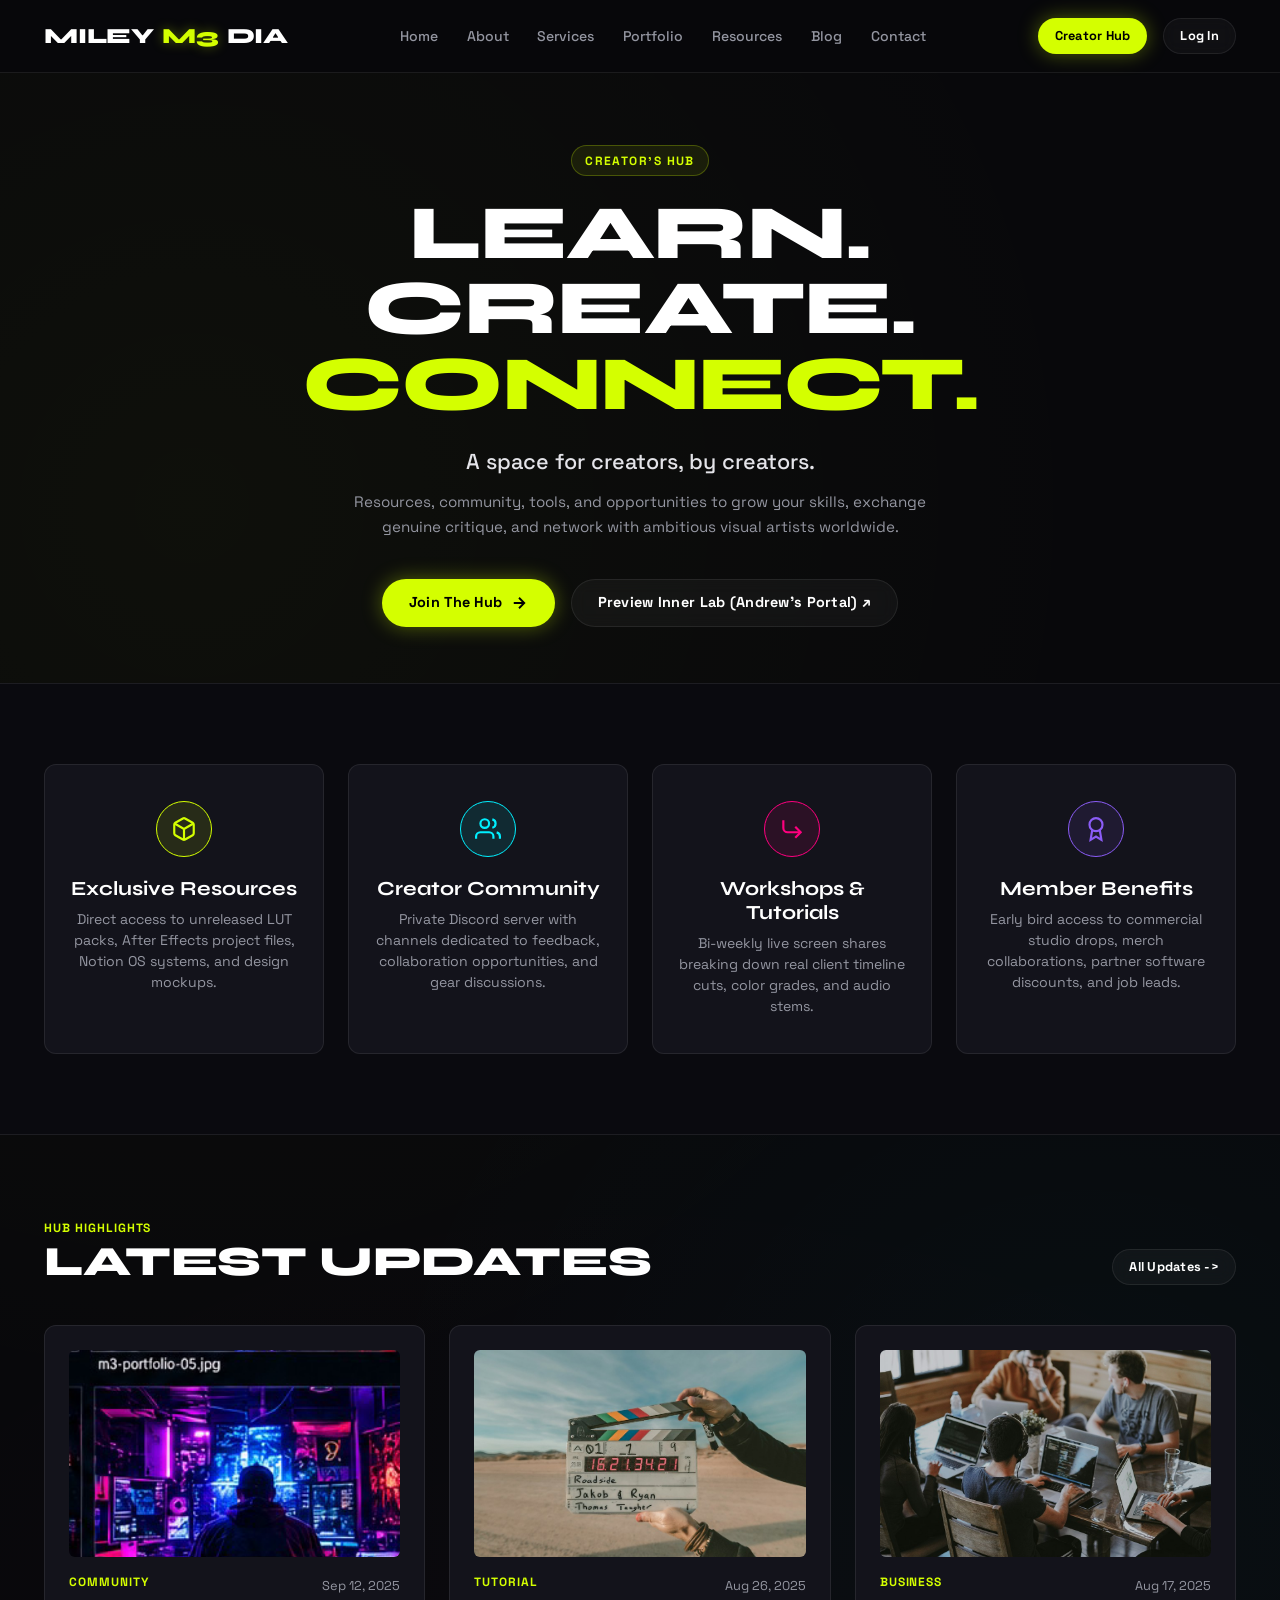
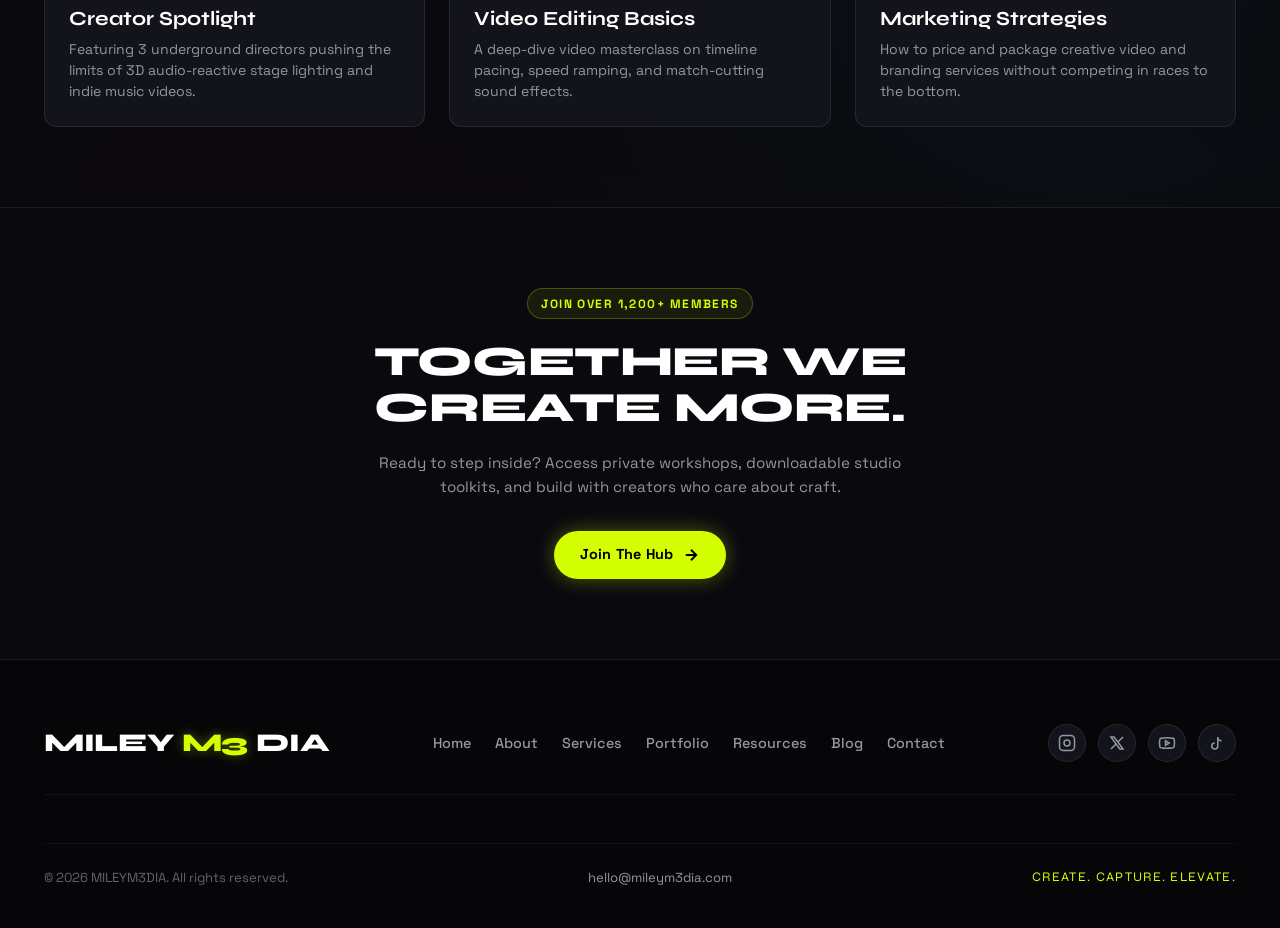
<file: hub.html>
<!DOCTYPE html>
<html lang="en">
<head>
  <meta charset="UTF-8">
  <meta name="viewport" content="width=device-width, initial-scale=1.0">
  <title>Creator's Hub | MILEYM3DIA</title>
  <link rel="stylesheet" href="css/style.css">
</head>
<body>

  <!-- Navigation -->
  <nav class="navbar">
    <div class="container nav-container">
      <a href="index.html" class="logo-brand">
        MILEY<span class="accent">M3</span>DIA
      </a>

      <ul class="nav-links">
        <li><a href="index.html" class="nav-link">Home</a></li>
        <li><a href="about.html" class="nav-link">About</a></li>
        <li><a href="services.html" class="nav-link">Services</a></li>
        <li><a href="portfolio.html" class="nav-link">Portfolio</a></li>
        <li><a href="resources.html" class="nav-link">Resources</a></li>
        <li><a href="blog.html" class="nav-link">Blog</a></li>
        <li><a href="contact.html" class="nav-link">Contact</a></li>
      </ul>

      <div class="nav-actions">
        <a href="hub.html" class="btn btn-primary btn-sm desktop-only">Creator Hub</a>
        <a href="login.html" class="btn btn-secondary btn-sm desktop-only">Log In</a>
        <button class="mobile-menu-btn" aria-label="Toggle navigation">
          <svg width="22" height="22" viewBox="0 0 24 24" fill="none" stroke="currentColor" stroke-width="2">
            <path d="M4 6h16M4 12h16M4 18h16"/>
          </svg>
        </button>
      </div>
    </div>
  </nav>

  <!-- Mobile Drawer -->
  <div class="mobile-nav-drawer">
    <ul class="mobile-nav-links">
      <li><a href="index.html">Home</a></li>
      <li><a href="about.html">About</a></li>
      <li><a href="services.html">Services</a></li>
      <li><a href="portfolio.html">Portfolio</a></li>
      <li><a href="resources.html">Resources</a></li>
      <li><a href="blog.html">Blog</a></li>
      <li><a href="contact.html">Contact</a></li>
      <li><a href="hub.html" class="text-lime">Creators Hub ⚡</a></li>
      <li><a href="login.html">Member Log In</a></li>
    </ul>
  </div>

  <!-- Hero Section -->
  <section class="section-padding" style="padding-top: 4.5rem; padding-bottom: 3.5rem; text-align: center;">
    <div class="container">
      <div style="max-width: 760px; margin: 0 auto;">
        <div class="tag-badge">CREATOR'S HUB</div>
        <h1 class="hero-title" style="margin-bottom: 1.5rem;">
          LEARN. CREATE.<br>
          <span class="text-lime">CONNECT.</span>
        </h1>
        <p class="hero-subtitle">
          A space for creators, by creators.
        </p>
        <p class="hero-desc" style="margin: 0 auto 2.5rem auto;">
          Resources, community, tools, and opportunities to grow your skills, exchange genuine critique, and network with ambitious visual artists worldwide.
        </p>
        <div style="display: flex; justify-content: center; gap: 1rem; flex-wrap: wrap;">
          <a href="login.html?tab=register" class="btn btn-primary">
            Join The Hub
            <svg width="18" height="18" viewBox="0 0 24 24" fill="none" stroke="currentColor" stroke-width="2.5"><path d="M5 12h14M12 5l7 7-7 7"/></svg>
          </a>
          <a href="creator-lab.html" class="btn btn-secondary">
            Preview Inner Lab (Andrew's Portal) ↗
          </a>
        </div>
      </div>
    </div>
  </section>

  <!-- 4 Feature Pillars Grid -->
  <section class="section-padding" style="background: #0a0a0f; border-top: 1px solid var(--border-subtle); border-bottom: 1px solid var(--border-subtle);">
    <div class="container">
      <div class="grid-4">
        
        <!-- Box 1 -->
        <div class="card" style="text-align: center; padding: 2.25rem 1.5rem;">
          <div style="width: 56px; height: 56px; border-radius: 50%; background: rgba(212,255,0,0.1); border: 1px solid var(--neon-lime); display: flex; align-items: center; justify-content: center; margin: 0 auto 1.25rem auto;">
            <svg width="26" height="26" viewBox="0 0 24 24" fill="none" stroke="#d4ff00" stroke-width="2"><path d="M21 16V8a2 2 0 0 0-1-1.73l-7-4a2 2 0 0 0-2 0l-7 4A2 2 0 0 0 3 8v8a2 2 0 0 0 1 1.73l7 4a2 2 0 0 0 2 0l7-4A2 2 0 0 0 21 16z"/><polyline points="3.27 6.96 12 12.01 20.73 6.96"/><line x1="12" y1="22.08" x2="12" y2="12"/></svg>
          </div>
          <h3 class="card-title">Exclusive Resources</h3>
          <p class="card-desc">
            Direct access to unreleased LUT packs, After Effects project files, Notion OS systems, and design mockups.
          </p>
        </div>

        <!-- Box 2 -->
        <div class="card" style="text-align: center; padding: 2.25rem 1.5rem;">
          <div style="width: 56px; height: 56px; border-radius: 50%; background: rgba(0,240,255,0.1); border: 1px solid var(--neon-cyan); display: flex; align-items: center; justify-content: center; margin: 0 auto 1.25rem auto;">
            <svg width="26" height="26" viewBox="0 0 24 24" fill="none" stroke="#00f0ff" stroke-width="2"><path d="M17 21v-2a4 4 0 0 0-4-4H5a4 4 0 0 0-4 4v2"/><circle cx="9" cy="7" r="4"/><path d="M23 21v-2a4 4 0 0 0-3-3.87"/><path d="M16 3.13a4 4 0 0 1 0 7.75"/></svg>
          </div>
          <h3 class="card-title">Creator Community</h3>
          <p class="card-desc">
            Private Discord server with channels dedicated to feedback, collaboration opportunities, and gear discussions.
          </p>
        </div>

        <!-- Box 3 -->
        <div class="card" style="text-align: center; padding: 2.25rem 1.5rem;">
          <div style="width: 56px; height: 56px; border-radius: 50%; background: rgba(255,0,127,0.1); border: 1px solid var(--neon-magenta); display: flex; align-items: center; justify-content: center; margin: 0 auto 1.25rem auto;">
            <svg width="26" height="26" viewBox="0 0 24 24" fill="none" stroke="#ff007f" stroke-width="2"><path d="m15 10 5 5-5 5"/><path d="M4 4v7a4 4 0 0 0 4 4h11"/></svg>
          </div>
          <h3 class="card-title">Workshops &amp; Tutorials</h3>
          <p class="card-desc">
            Bi-weekly live screen shares breaking down real client timeline cuts, color grades, and audio stems.
          </p>
        </div>

        <!-- Box 4 -->
        <div class="card" style="text-align: center; padding: 2.25rem 1.5rem;">
          <div style="width: 56px; height: 56px; border-radius: 50%; background: rgba(139,92,246,0.1); border: 1px solid var(--neon-purple); display: flex; align-items: center; justify-content: center; margin: 0 auto 1.25rem auto;">
            <svg width="26" height="26" viewBox="0 0 24 24" fill="none" stroke="#8b5cf6" stroke-width="2"><circle cx="12" cy="8" r="6"/><path d="M15.477 12.89 17 22l-5-3-5 3 1.523-9.11"/></svg>
          </div>
          <h3 class="card-title">Member Benefits</h3>
          <p class="card-desc">
            Early bird access to commercial studio drops, merch collaborations, partner software discounts, and job leads.
          </p>
        </div>

      </div>
    </div>
  </section>

  <!-- Latest Updates Section -->
  <section class="section-padding">
    <div class="container">
      <div class="section-header">
        <div>
          <span class="card-tag">HUB HIGHLIGHTS</span>
          <h2 class="section-title">LATEST UPDATES</h2>
        </div>
        <a href="blog.html" class="btn btn-secondary btn-sm">All Updates -></a>
      </div>

      <div class="grid-3">
        <!-- Update 1 -->
        <div class="card">
          <div class="card-media">
            <img src="assets/images/m3-creators-hub-01.jpg" alt="Creator Spotlight">
          </div>
          <div style="display: flex; justify-content: space-between; align-items: center; margin-bottom: 0.5rem;">
            <span class="card-tag">Community</span>
            <span class="text-muted" style="font-size: 0.8rem;">Sep 12, 2025</span>
          </div>
          <h3 class="card-title">Creator Spotlight</h3>
          <p class="card-desc">
            Featuring 3 underground directors pushing the limits of 3D audio-reactive stage lighting and indie music videos.
          </p>
        </div>

        <!-- Update 2 -->
        <div class="card">
          <div class="card-media">
            <img src="assets/images/the-journey.jpg" alt="Video Editing Basics">
          </div>
          <div style="display: flex; justify-content: space-between; align-items: center; margin-bottom: 0.5rem;">
            <span class="card-tag">Tutorial</span>
            <span class="text-muted" style="font-size: 0.8rem;">Aug 26, 2025</span>
          </div>
          <h3 class="card-title">Video Editing Basics</h3>
          <p class="card-desc">
            A deep-dive video masterclass on timeline pacing, speed ramping, and match-cutting sound effects.
          </p>
        </div>

        <!-- Update 3 -->
        <div class="card">
          <div class="card-media">
            <img src="assets/images/creators-lab.jpg" alt="Marketing Strategies">
          </div>
          <div style="display: flex; justify-content: space-between; align-items: center; margin-bottom: 0.5rem;">
            <span class="card-tag">Business</span>
            <span class="text-muted" style="font-size: 0.8rem;">Aug 17, 2025</span>
          </div>
          <h3 class="card-title">Marketing Strategies</h3>
          <p class="card-desc">
            How to price and package creative video and branding services without competing in races to the bottom.
          </p>
        </div>
      </div>
    </div>
  </section>

  <!-- Bottom CTA: Together We Create More -->
  <section class="section-padding" style="background: #09090e; border-top: 1px solid var(--border-subtle); text-align: center;">
    <div class="container">
      <div style="max-width: 600px; margin: 0 auto;">
        <span class="tag-badge">JOIN OVER 1,200+ MEMBERS</span>
        <h2 class="section-title" style="margin-bottom: 1.25rem;">Together We Create More.</h2>
        <p class="hero-desc" style="margin: 0 auto 2rem auto;">
          Ready to step inside? Access private workshops, downloadable studio toolkits, and build with creators who care about craft.
        </p>
        <a href="login.html?tab=register" class="btn btn-primary">
          Join The Hub
          <svg width="18" height="18" viewBox="0 0 24 24" fill="none" stroke="currentColor" stroke-width="2.5"><path d="M5 12h14M12 5l7 7-7 7"/></svg>
        </a>
      </div>
    </div>
  </section>

  <!-- Footer -->
  <footer class="footer">
    <div class="container">
      <div class="footer-top">
        <div class="footer-brand-row">
          <a href="index.html" class="logo-brand" style="font-size: 1.6rem;">
            MILEY<span class="accent">M3</span>DIA
          </a>
          <ul class="footer-links">
            <li><a href="index.html">Home</a></li>
            <li><a href="about.html">About</a></li>
            <li><a href="services.html">Services</a></li>
            <li><a href="portfolio.html">Portfolio</a></li>
            <li><a href="resources.html">Resources</a></li>
            <li><a href="blog.html">Blog</a></li>
            <li><a href="contact.html">Contact</a></li>
          </ul>
          <div class="footer-socials">
            <a href="https://instagram.com" target="_blank" class="social-circle"><svg width="18" height="18" viewBox="0 0 24 24" fill="none" stroke="currentColor" stroke-width="2"><rect width="20" height="20" x="2" y="2" rx="5"/><circle cx="12" cy="12" r="4"/><line x1="17.5" x2="17.51" y1="6.5" y2="6.5"/></svg></a>
            <a href="https://twitter.com" target="_blank" class="social-circle"><svg width="18" height="18" viewBox="0 0 24 24" fill="none" stroke="currentColor" stroke-width="2"><path d="M4 4l11.733 16h4.267l-11.733 -16z"/><path d="M4 20l6.768 -6.768m2.46 -2.46l6.772 -6.772"/></svg></a>
            <a href="https://youtube.com" target="_blank" class="social-circle"><svg width="18" height="18" viewBox="0 0 24 24" fill="none" stroke="currentColor" stroke-width="2"><path d="M2.5 17a24.12 24.12 0 0 1 0-10 2 2 0 0 1 1.4-1.4 49.56 49.56 0 0 1 16.2 0A2 2 0 0 1 21.5 7a24.12 24.12 0 0 1 0 10 2 2 0 0 1-1.4 1.4 49.55 49.55 0 0 1-16.2 0A2 2 0 0 1 2.5 17"/><polygon points="10 15 15 12 10 9"/></svg></a>
            <a href="https://tiktok.com" target="_blank" class="social-circle"><svg width="18" height="18" viewBox="0 0 24 24" fill="none" stroke="currentColor" stroke-width="2"><path d="M9 12a4 4 0 1 0 4 4V4a5 5 0 0 0 5 5"/></svg></a>
          </div>
        </div>
      </div>
      <div class="footer-bottom">
        <div>&copy; 2026 MILEYM3DIA. All rights reserved.</div>
        <div><a href="mailto:hello@mileym3dia.com">hello@mileym3dia.com</a></div>
        <div style="font-family: var(--font-display); letter-spacing: 0.1em; color: var(--neon-lime);">
          CREATE. CAPTURE. ELEVATE.
        </div>
      </div>
    </div>
  </footer>

  <script src="js/main.js"></script>
</body>
</html>
</file>
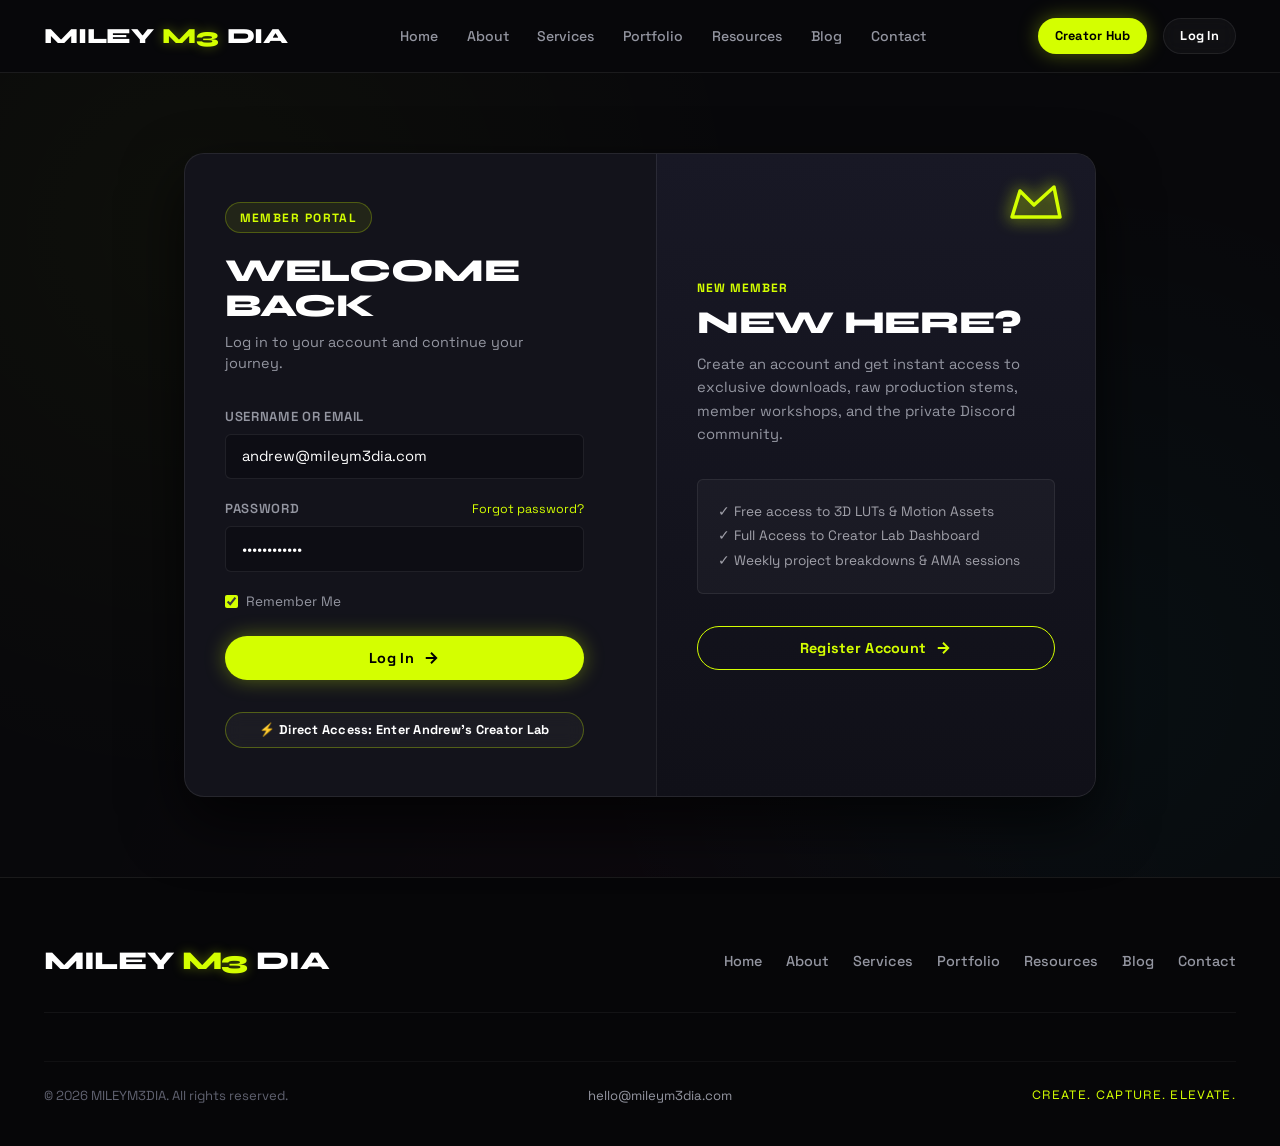
<file: login.html>
<!DOCTYPE html>
<html lang="en">
<head>
  <meta charset="UTF-8">
  <meta name="viewport" content="width=device-width, initial-scale=1.0">
  <title>Login &amp; Register | MILEYM3DIA</title>
  <link rel="stylesheet" href="css/style.css">
</head>
<body>

  <!-- Navigation -->
  <nav class="navbar">
    <div class="container nav-container">
      <a href="index.html" class="logo-brand">
        MILEY<span class="accent">M3</span>DIA
      </a>

      <ul class="nav-links">
        <li><a href="index.html" class="nav-link">Home</a></li>
        <li><a href="about.html" class="nav-link">About</a></li>
        <li><a href="services.html" class="nav-link">Services</a></li>
        <li><a href="portfolio.html" class="nav-link">Portfolio</a></li>
        <li><a href="resources.html" class="nav-link">Resources</a></li>
        <li><a href="blog.html" class="nav-link">Blog</a></li>
        <li><a href="contact.html" class="nav-link">Contact</a></li>
      </ul>

      <div class="nav-actions">
        <a href="hub.html" class="btn btn-primary btn-sm desktop-only">Creator Hub</a>
        <a href="login.html" class="btn btn-secondary btn-sm desktop-only active">Log In</a>
        <button class="mobile-menu-btn" aria-label="Toggle navigation">
          <svg width="22" height="22" viewBox="0 0 24 24" fill="none" stroke="currentColor" stroke-width="2">
            <path d="M4 6h16M4 12h16M4 18h16"/>
          </svg>
        </button>
      </div>
    </div>
  </nav>

  <!-- Mobile Drawer -->
  <div class="mobile-nav-drawer">
    <ul class="mobile-nav-links">
      <li><a href="index.html">Home</a></li>
      <li><a href="about.html">About</a></li>
      <li><a href="services.html">Services</a></li>
      <li><a href="portfolio.html">Portfolio</a></li>
      <li><a href="resources.html">Resources</a></li>
      <li><a href="blog.html">Blog</a></li>
      <li><a href="contact.html">Contact</a></li>
      <li><a href="hub.html" class="text-lime">Creators Hub ⚡</a></li>
      <li><a href="login.html" class="active">Member Log In</a></li>
    </ul>
  </div>

  <!-- Main Auth Section -->
  <section class="section-padding" style="padding-top: 5rem; padding-bottom: 5rem;">
    <div class="container" style="max-width: 960px;">
      
      <div class="grid-2" style="background: var(--bg-card); border: 1px solid var(--border-subtle); border-radius: var(--radius-lg); overflow: hidden; box-shadow: 0 25px 60px rgba(0,0,0,0.7); position: relative;">
        
        <!-- Left Box: Welcome Back (Login) -->
        <div style="padding: 3rem 2.5rem;" id="loginPane">
          <div class="tag-badge">MEMBER PORTAL</div>
          <h2 class="section-title" style="font-size: 2rem; margin-bottom: 0.5rem;">Welcome Back</h2>
          <p style="color: var(--text-muted); font-size: 0.9rem; margin-bottom: 2rem;">
            Log in to your account and continue your journey.
          </p>

          <form id="loginForm" onsubmit="handleLoginSubmit(event)">
            <div class="form-group">
              <label class="form-label" for="loginEmail">Username or Email</label>
              <input type="text" id="loginEmail" class="form-control" value="andrew@mileym3dia.com" required>
            </div>

            <div class="form-group">
              <div style="display: flex; justify-content: space-between; align-items: center; margin-bottom: 0.45rem;">
                <label class="form-label" for="loginPassword" style="margin-bottom: 0;">Password</label>
                <a href="#forgot" onclick="showToast('Password reset link sent to registered email.'); return false;" style="font-size: 0.78rem; color: var(--neon-lime);">Forgot password?</a>
              </div>
              <input type="password" id="loginPassword" class="form-control" value="••••••••••••" required>
            </div>

            <div style="display: flex; align-items: center; gap: 0.5rem; margin-bottom: 1.5rem; font-size: 0.85rem; color: var(--text-muted);">
              <input type="checkbox" id="rememberMe" checked style="accent-color: var(--neon-lime);">
              <label for="rememberMe" style="cursor: pointer;">Remember Me</label>
            </div>

            <button type="submit" class="btn btn-primary" style="width: 100%; margin-bottom: 1rem;">
              Log In
              <svg width="18" height="18" viewBox="0 0 24 24" fill="none" stroke="currentColor" stroke-width="2.5"><path d="M5 12h14M12 5l7 7-7 7"/></svg>
            </button>

            <!-- 1-Click Demo Shortcut -->
            <div style="margin-top: 1rem; text-align: center;">
              <a href="creator-lab.html" class="btn btn-secondary btn-sm" style="width: 100%; border-color: rgba(212,255,0,0.3);">
                ⚡ Direct Access: Enter Andrew's Creator Lab
              </a>
            </div>
          </form>
        </div>

        <!-- Vertical Divider on desktop, Horizontal on mobile -->
        <div style="background: linear-gradient(180deg, #181825 0%, #101018 100%); border-left: 1px solid var(--border-subtle); padding: 3rem 2.5rem; display: flex; flex-direction: column; justify-content: center; position: relative;">
          
          <!-- Doodle Crown Graphic -->
          <svg class="doodle-crown" style="top: 25px; right: 25px; width: 64px; height: 48px;" viewBox="0 0 64 48">
            <path d="M6 38 L14 12 L28 26 L48 8 L54 38 Z" fill="none" stroke="#d4ff00" stroke-width="3.5" stroke-linejoin="round"/>
          </svg>

          <span class="card-tag">NEW MEMBER</span>
          <h2 class="section-title" style="font-size: 2rem; margin-bottom: 0.75rem;">New Here?</h2>
          <p style="color: var(--text-muted); font-size: 0.92rem; line-height: 1.6; margin-bottom: 2rem;">
            Create an account and get instant access to exclusive downloads, raw production stems, member workshops, and the private Discord community.
          </p>

          <div style="background: rgba(255,255,255,0.03); border: 1px solid var(--border-subtle); border-radius: var(--radius-sm); padding: 1.25rem; margin-bottom: 2rem;">
            <ul style="list-style: none; font-size: 0.85rem; color: #a1a1aa; line-height: 1.8;">
              <li>✓ Free access to 3D LUTs &amp; Motion Assets</li>
              <li>✓ Full Access to Creator Lab Dashboard</li>
              <li>✓ Weekly project breakdowns &amp; AMA sessions</li>
            </ul>
          </div>

          <button class="btn btn-outline-lime" onclick="toggleAuthForm()" style="width: 100%;">
            Register Account
            <svg width="18" height="18" viewBox="0 0 24 24" fill="none" stroke="currentColor" stroke-width="2.5"><path d="M5 12h14M12 5l7 7-7 7"/></svg>
          </button>
        </div>

      </div>

    </div>
  </section>

  <!-- Register Modal / Form Toggle -->
  <div class="modal-overlay" id="registerModal">
    <div class="modal-card">
      <button class="modal-close" onclick="closeModal('registerModal')">&times;</button>
      <span class="card-tag">JOIN THE HUB</span>
      <h2 class="section-title" style="font-size: 1.7rem; margin: 0.5rem 0 1rem 0;">Create Your Account</h2>
      <form onsubmit="handleRegisterSubmit(event)">
        <div class="form-group">
          <label class="form-label">Full Name</label>
          <input type="text" class="form-control" placeholder="Andrew Miley" required>
        </div>
        <div class="form-group">
          <label class="form-label">Email Address</label>
          <input type="email" class="form-control" placeholder="name@domain.com" required>
        </div>
        <div class="form-group">
          <label class="form-label">Password</label>
          <input type="password" class="form-control" placeholder="At least 8 characters" required>
        </div>
        <div class="form-group">
          <label class="form-label">Creative Discipline</label>
          <select class="form-control">
            <option>Video Editor / Director</option>
            <option>Music Producer / Audio Engineer</option>
            <option>Brand & Graphic Designer</option>
            <option>Tattoo & Visual Artist</option>
            <option>Content Creator</option>
          </select>
        </div>
        <button type="submit" class="btn btn-primary" style="width: 100%; margin-top: 1rem;">
          Complete Registration &amp; Enter Lab
        </button>
      </form>
    </div>
  </div>

  <!-- Footer -->
  <footer class="footer">
    <div class="container">
      <div class="footer-top">
        <div class="footer-brand-row">
          <a href="index.html" class="logo-brand" style="font-size: 1.6rem;">
            MILEY<span class="accent">M3</span>DIA
          </a>
          <ul class="footer-links">
            <li><a href="index.html">Home</a></li>
            <li><a href="about.html">About</a></li>
            <li><a href="services.html">Services</a></li>
            <li><a href="portfolio.html">Portfolio</a></li>
            <li><a href="resources.html">Resources</a></li>
            <li><a href="blog.html">Blog</a></li>
            <li><a href="contact.html">Contact</a></li>
          </ul>
        </div>
      </div>
      <div class="footer-bottom">
        <div>&copy; 2026 MILEYM3DIA. All rights reserved.</div>
        <div><a href="mailto:hello@mileym3dia.com">hello@mileym3dia.com</a></div>
        <div style="font-family: var(--font-display); letter-spacing: 0.1em; color: var(--neon-lime);">
          CREATE. CAPTURE. ELEVATE.
        </div>
      </div>
    </div>
  </footer>

  <script src="js/main.js"></script>
  <script>
    function handleLoginSubmit(e) {
      e.preventDefault();
      showToast('Authenticating with MILEYM3DIA Vault...');
      setTimeout(() => {
        window.location.href = 'creator-lab.html';
      }, 700);
    }

    function toggleAuthForm() {
      openModal('registerModal');
    }

    function handleRegisterSubmit(e) {
      e.preventDefault();
      showToast('Account created! Welcome to the Creator Lab.');
      closeModal('registerModal');
      setTimeout(() => {
        window.location.href = 'creator-lab.html';
      }, 700);
    }

    // Check if ?tab=register passed in URL
    if (new URLSearchParams(window.location.search).get('tab') === 'register') {
      setTimeout(() => { openModal('registerModal'); }, 200);
    }
  </script>
</body>
</html>
</file>
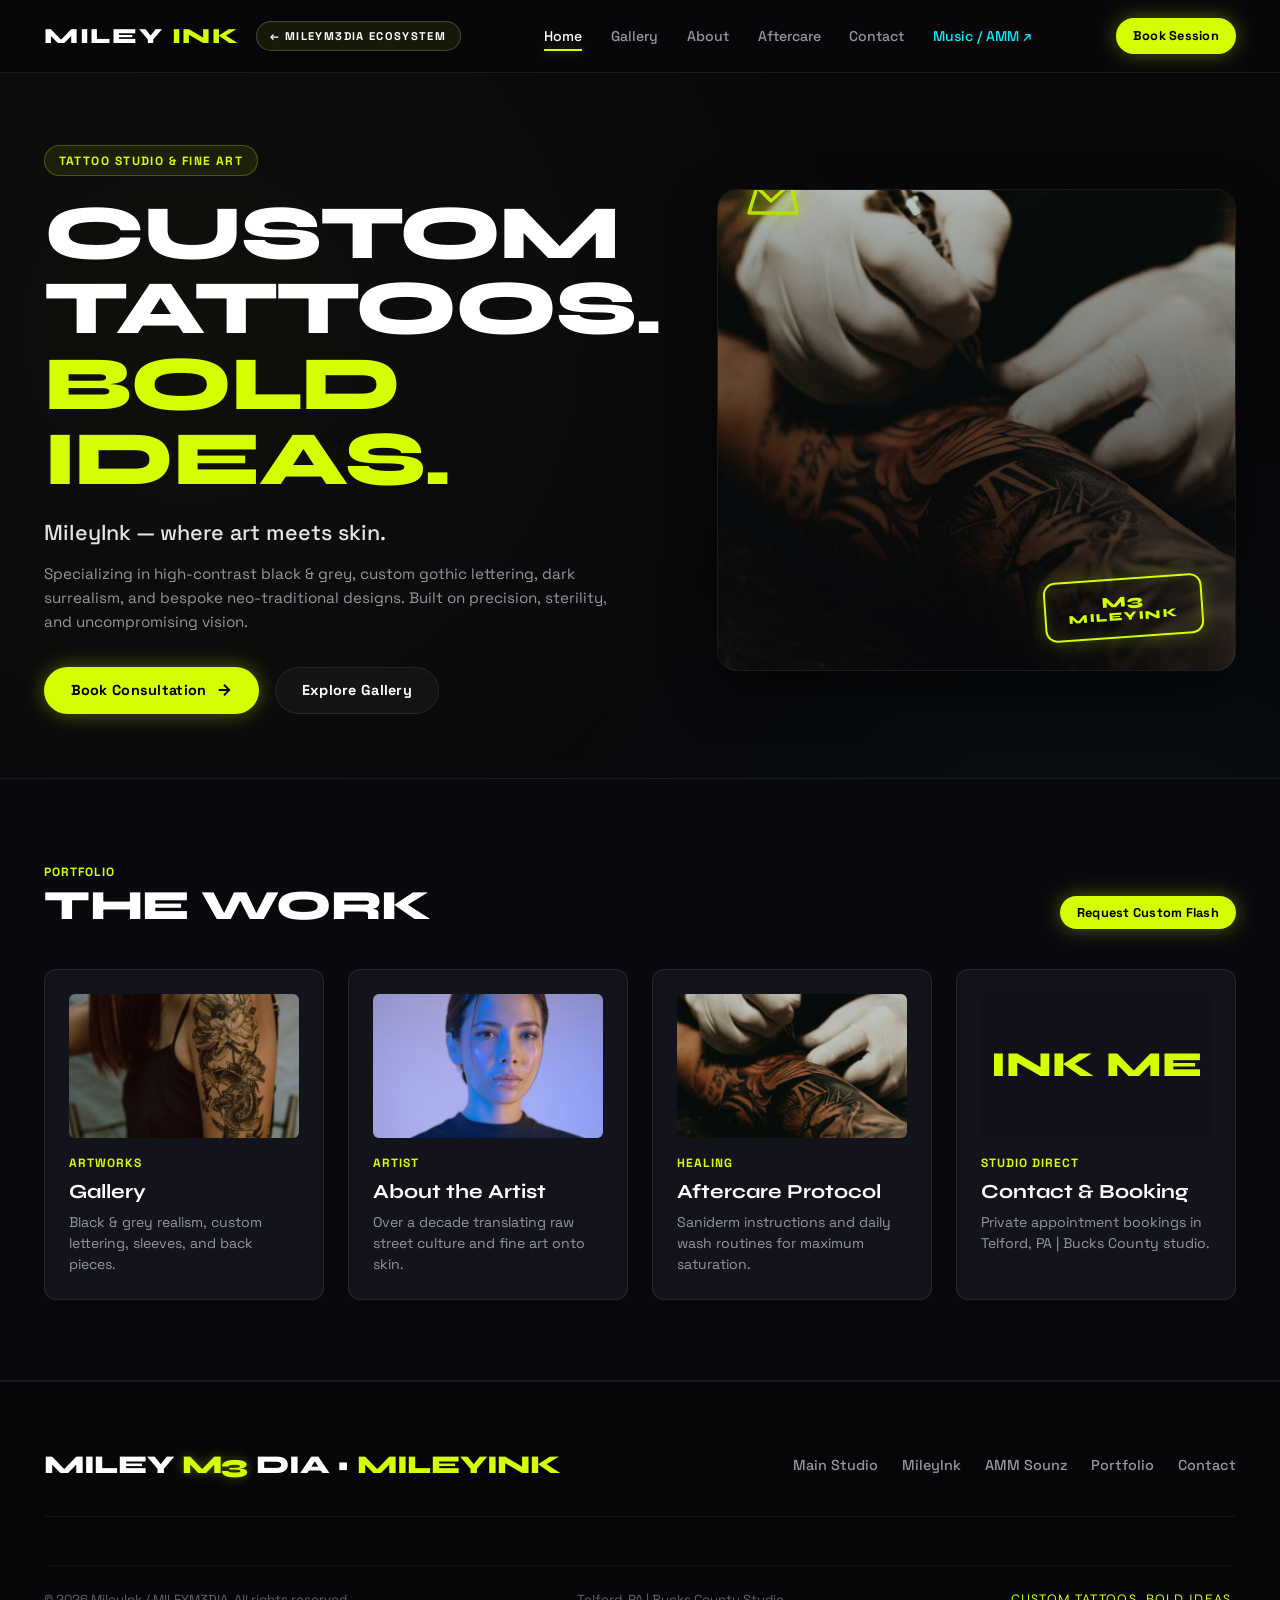
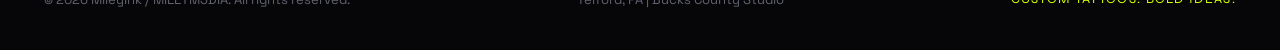
<file: mileyink.html>
<!DOCTYPE html>
<html lang="en">
<head>
  <meta charset="UTF-8">
  <meta name="viewport" content="width=device-width, initial-scale=1.0">
  <title>MileyInk | Custom Tattoos. Bold Ideas. | MILEYM3DIA</title>
  <link rel="stylesheet" href="css/style.css">
</head>
<body>

  <!-- MileyInk Sub-Brand Header -->
  <nav class="navbar" style="border-bottom: 1px solid rgba(255, 255, 255, 0.08);">
    <div class="container nav-container">
      <div style="display: flex; align-items: center; gap: 1rem;">
        <a href="mileyink.html" class="logo-brand" style="letter-spacing: 0.08em;">
          MILEY<span style="color: var(--neon-lime);">INK</span>
        </a>
        <a href="index.html" class="tag-badge" style="margin-bottom: 0; font-size: 0.7rem; border-color: rgba(255,255,255,0.2); color: #fff;">
          ← MILEYM3DIA ECOSYSTEM
        </a>
      </div>

      <ul class="nav-links">
        <li><a href="mileyink.html" class="nav-link active">Home</a></li>
        <li><a href="#gallery" class="nav-link">Gallery</a></li>
        <li><a href="#about-artist" class="nav-link">About</a></li>
        <li><a href="#aftercare" class="nav-link">Aftercare</a></li>
        <li><a href="#contact" class="nav-link">Contact</a></li>
        <li><a href="amm-sounz.html" class="nav-link" style="color: var(--neon-cyan);">Music / AMM ↗</a></li>
      </ul>

      <div class="nav-actions">
        <a href="#booking" onclick="openModal('bookingModal')" class="btn btn-primary btn-sm">Book Session</a>
        <button class="mobile-menu-btn" aria-label="Toggle navigation">
          <svg width="22" height="22" viewBox="0 0 24 24" fill="none" stroke="currentColor" stroke-width="2">
            <path d="M4 6h16M4 12h16M4 18h16"/>
          </svg>
        </button>
      </div>
    </div>
  </nav>

  <!-- Mobile Drawer -->
  <div class="mobile-nav-drawer">
    <ul class="mobile-nav-links">
      <li><a href="mileyink.html" class="active">Home</a></li>
      <li><a href="#gallery">Gallery</a></li>
      <li><a href="#about-artist">About</a></li>
      <li><a href="#aftercare">Aftercare</a></li>
      <li><a href="#contact">Contact</a></li>
      <li><a href="amm-sounz.html" class="text-cyan">AMM Sounz (Music &amp; Audio) ↗</a></li>
      <li><a href="index.html" class="text-lime">MILEYM3DIA Home ↗</a></li>
    </ul>
  </div>

  <!-- Hero Section -->
  <section class="section-padding" style="padding-top: 4.5rem; padding-bottom: 4rem;">
    <div class="container">
      <div class="grid-2" style="align-items: center; gap: 3.5rem;">
        
        <div>
          <div class="tag-badge">TATTOO STUDIO &amp; FINE ART</div>
          <h1 class="hero-title">
            CUSTOM TATTOOS.<br>
            <span class="text-lime">BOLD IDEAS.</span>
          </h1>
          <p class="hero-subtitle">
            MileyInk — where art meets skin.
          </p>
          <p class="hero-desc">
            Specializing in high-contrast black &amp; grey, custom gothic lettering, dark surrealism, and bespoke neo-traditional designs. Built on precision, sterility, and uncompromising vision.
          </p>

          <div style="display: flex; gap: 1rem; flex-wrap: wrap;">
            <button onclick="openModal('bookingModal')" class="btn btn-primary">
              Book Consultation
              <svg width="18" height="18" viewBox="0 0 24 24" fill="none" stroke="currentColor" stroke-width="2.5"><path d="M5 12h14M12 5l7 7-7 7"/></svg>
            </button>
            <a href="#gallery" class="btn btn-secondary">Explore Gallery</a>
          </div>
        </div>

        <div style="position: relative;">
          <div style="border-radius: var(--radius-lg); overflow: hidden; border: 1px solid var(--border-subtle); position: relative; box-shadow: 0 20px 50px rgba(0,0,0,0.6);">
            <!-- Doodle Crown SVG -->
            <svg class="doodle-crown" style="top: -15px; left: 25px; width: 64px; height: 48px;" viewBox="0 0 64 48">
              <path d="M6 38 L14 12 L28 26 L48 8 L54 38 Z" fill="none" stroke="#d4ff00" stroke-width="3.5" stroke-linejoin="round"/>
            </svg>

            <img src="assets/images/tattoo-art.jpg" alt="MileyInk Tattoo Art" style="width: 100%; height: 480px; object-fit: cover;">
            <div style="position: absolute; inset: 0; background: linear-gradient(180deg, rgba(8,8,11,0.1) 0%, rgba(8,8,11,0.85) 100%);"></div>

            <div style="position: absolute; bottom: 2rem; right: 2rem; z-index: 10;">
              <div class="neon-stamp" style="font-size: 0.95rem;">
                <span>M3</span>
                <span style="font-size: 0.75rem;">MILEYINK</span>
              </div>
            </div>
          </div>
        </div>

      </div>
    </div>
  </section>

  <!-- Gallery & Sections Matching Mockup (4 Cards) -->
  <section id="gallery" class="section-padding" style="background: #09090d; border-top: 1px solid var(--border-subtle); border-bottom: 1px solid var(--border-subtle);">
    <div class="container">
      <div class="section-header">
        <div>
          <span class="card-tag">PORTFOLIO</span>
          <h2 class="section-title">THE WORK</h2>
        </div>
        <button onclick="openModal('bookingModal')" class="btn btn-primary btn-sm">Request Custom Flash</button>
      </div>

      <div class="grid-4">
        <!-- Card 1: Gallery -->
        <div class="card" onclick="showToast('Loading full high-res photo gallery...')" style="cursor: pointer;">
          <div class="card-media">
            <img src="assets/images/tattoo-studio.jpg" alt="Gallery">
          </div>
          <div class="card-tag">Artworks</div>
          <h3 class="card-title">Gallery</h3>
          <p class="card-desc">Black &amp; grey realism, custom lettering, sleeves, and back pieces.</p>
        </div>

        <!-- Card 2: About the Artist -->
        <div class="card" id="about-artist">
          <div class="card-media">
            <img src="assets/images/creator-portrait.jpg" alt="About">
          </div>
          <div class="card-tag">Artist</div>
          <h3 class="card-title">About the Artist</h3>
          <p class="card-desc">Over a decade translating raw street culture and fine art onto skin.</p>
        </div>

        <!-- Card 3: Aftercare Protocol -->
        <div class="card" id="aftercare">
          <div class="card-media">
            <img src="assets/images/tattoo-art.jpg" alt="Aftercare">
          </div>
          <div class="card-tag">Healing</div>
          <h3 class="card-title">Aftercare Protocol</h3>
          <p class="card-desc">Saniderm instructions and daily wash routines for maximum saturation.</p>
        </div>

        <!-- Card 4: Contact & Studio Info -->
        <div class="card" id="contact" onclick="openModal('bookingModal')" style="cursor: pointer;">
          <div class="card-media">
            <div style="background: #11111a; width: 100%; height: 100%; display: flex; align-items: center; justify-content: center; position: relative;">
              <span class="font-display" style="font-size: 2.2rem; font-weight: 800; color: var(--neon-lime);">
                INK ME
              </span>
            </div>
          </div>
          <div class="card-tag">Studio Direct</div>
          <h3 class="card-title">Contact &amp; Booking</h3>
          <p class="card-desc">Private appointment bookings in Telford, PA | Bucks County studio.</p>
        </div>
      </div>
    </div>
  </section>

  <!-- Booking Modal -->
  <div class="modal-overlay" id="bookingModal">
    <div class="modal-card">
      <button class="modal-close" onclick="closeModal('bookingModal')">&times;</button>
      <span class="card-tag">PRIVATE CONSULTATION</span>
      <h2 class="section-title" style="font-size: 1.8rem; margin: 0.5rem 0 1rem 0;">Book With MileyInk</h2>
      <form onsubmit="event.preventDefault(); showToast('Tattoo inquiry transmitted! We will reach out with availability.'); closeModal('bookingModal');">
        <div class="form-group">
          <label class="form-label">Your Name *</label>
          <input type="text" class="form-control" placeholder="Alex Rivera" required>
        </div>
        <div class="form-group">
          <label class="form-label">Email Address *</label>
          <input type="email" class="form-control" placeholder="name@domain.com" required>
        </div>
        <div class="form-group">
          <label class="form-label">Placement &amp; Approximate Size</label>
          <input type="text" class="form-control" placeholder="e.g. Forearm, 6x4 inches" required>
        </div>
        <div class="form-group">
          <label class="form-label">Concept / Description</label>
          <textarea class="form-control" placeholder="Describe the idea, reference styles, lettering words, etc." required></textarea>
        </div>
        <button type="submit" class="btn btn-primary" style="width: 100%; margin-top: 1rem;">
          Send Tattoo Booking Request
        </button>
      </form>
    </div>
  </div>

  <!-- Footer -->
  <footer class="footer">
    <div class="container">
      <div class="footer-top">
        <div class="footer-brand-row">
          <a href="index.html" class="logo-brand" style="font-size: 1.6rem;">
            MILEY<span class="accent">M3</span>DIA &bull; <span style="color: var(--neon-lime);">MILEYINK</span>
          </a>
          <ul class="footer-links">
            <li><a href="index.html">Main Studio</a></li>
            <li><a href="mileyink.html">MileyInk</a></li>
            <li><a href="amm-sounz.html">AMM Sounz</a></li>
            <li><a href="portfolio.html">Portfolio</a></li>
            <li><a href="contact.html">Contact</a></li>
          </ul>
        </div>
      </div>
      <div class="footer-bottom">
        <div>&copy; 2026 MileyInk / MILEYM3DIA. All rights reserved.</div>
        <div>Telford, PA | Bucks County Studio</div>
        <div style="font-family: var(--font-display); letter-spacing: 0.1em; color: var(--neon-lime);">
          CUSTOM TATTOOS. BOLD IDEAS.
        </div>
      </div>
    </div>
  </footer>

  <script src="js/main.js"></script>
</body>
</html>
</file>
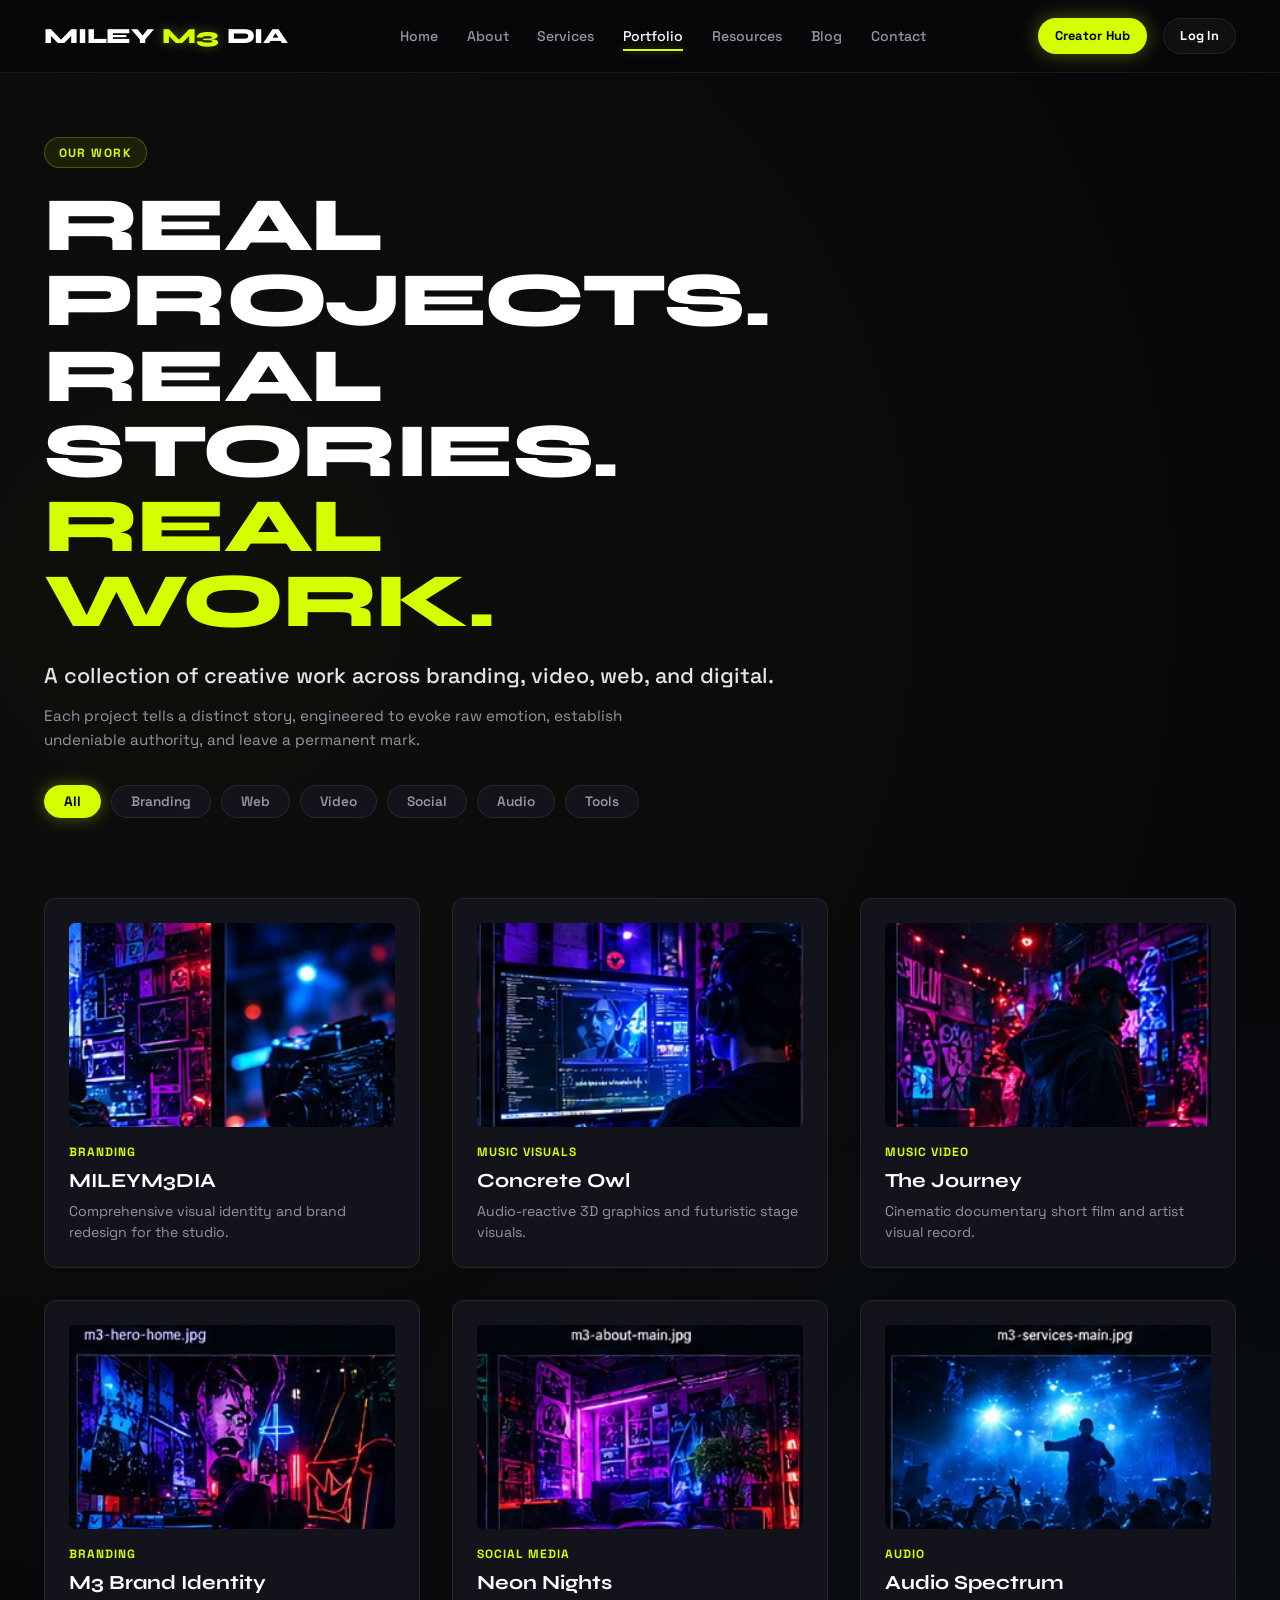
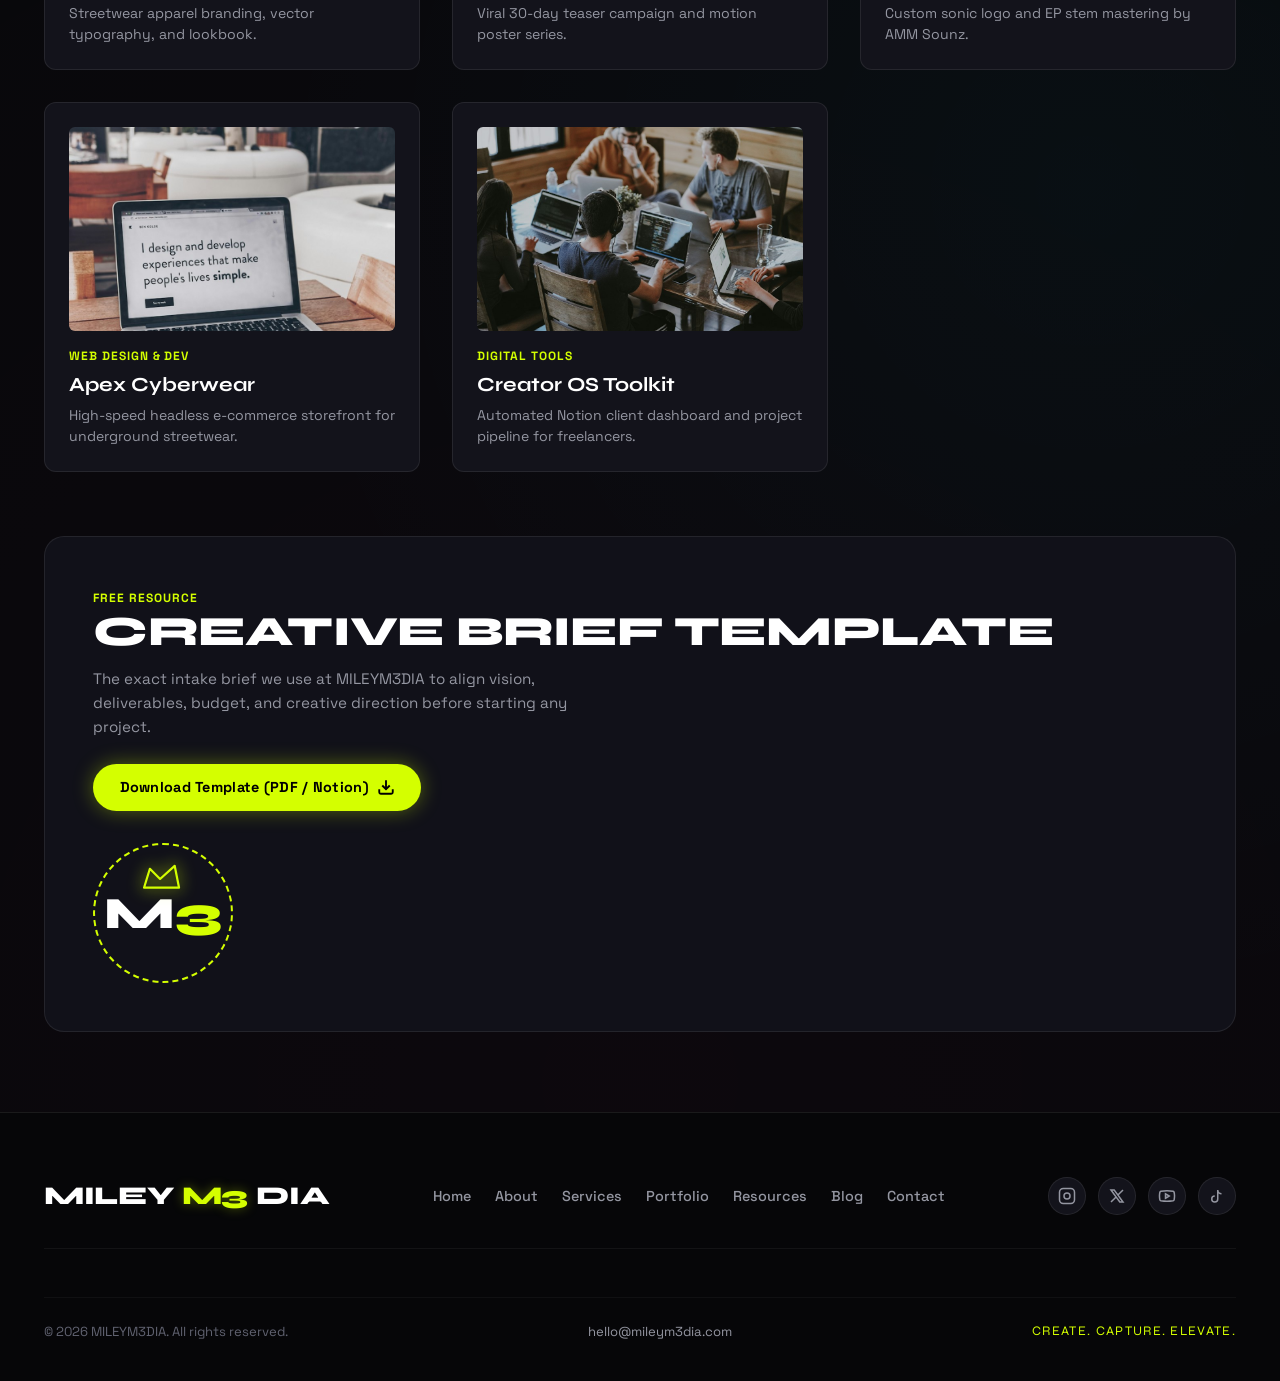
<file: portfolio.html>
<!DOCTYPE html>
<html lang="en">
<head>
  <meta charset="UTF-8">
  <meta name="viewport" content="width=device-width, initial-scale=1.0">
  <title>Portfolio | MILEYM3DIA Creative Studio</title>
  <link rel="stylesheet" href="css/style.css">
</head>
<body>

  <!-- Navigation -->
  <nav class="navbar">
    <div class="container nav-container">
      <a href="index.html" class="logo-brand">
        MILEY<span class="accent">M3</span>DIA
      </a>

      <ul class="nav-links">
        <li><a href="index.html" class="nav-link">Home</a></li>
        <li><a href="about.html" class="nav-link">About</a></li>
        <li><a href="services.html" class="nav-link">Services</a></li>
        <li><a href="portfolio.html" class="nav-link active">Portfolio</a></li>
        <li><a href="resources.html" class="nav-link">Resources</a></li>
        <li><a href="blog.html" class="nav-link">Blog</a></li>
        <li><a href="contact.html" class="nav-link">Contact</a></li>
      </ul>

      <div class="nav-actions">
        <a href="hub.html" class="btn btn-primary btn-sm desktop-only">Creator Hub</a>
        <a href="login.html" class="btn btn-secondary btn-sm desktop-only">Log In</a>
        <button class="mobile-menu-btn" aria-label="Toggle navigation">
          <svg width="22" height="22" viewBox="0 0 24 24" fill="none" stroke="currentColor" stroke-width="2">
            <path d="M4 6h16M4 12h16M4 18h16"/>
          </svg>
        </button>
      </div>
    </div>
  </nav>

  <!-- Mobile Drawer -->
  <div class="mobile-nav-drawer">
    <ul class="mobile-nav-links">
      <li><a href="index.html">Home</a></li>
      <li><a href="about.html">About</a></li>
      <li><a href="services.html">Services</a></li>
      <li><a href="portfolio.html" class="active">Portfolio</a></li>
      <li><a href="resources.html">Resources</a></li>
      <li><a href="blog.html">Blog</a></li>
      <li><a href="contact.html">Contact</a></li>
      <li><a href="hub.html" class="text-lime">Creators Hub ⚡</a></li>
      <li><a href="login.html">Member Log In</a></li>
    </ul>
  </div>

  <!-- Hero Section -->
  <section class="section-padding" style="padding-top: 4rem; padding-bottom: 2.5rem;">
    <div class="container">
      <div style="max-width: 780px;">
        <div class="tag-badge">OUR WORK</div>
        <h1 class="hero-title">
          REAL PROJECTS.<br>
          REAL STORIES.<br>
          <span class="text-lime">REAL WORK.</span>
        </h1>
        <p class="hero-subtitle">
          A collection of creative work across branding, video, web, and digital.
        </p>
        <p class="hero-desc">
          Each project tells a distinct story, engineered to evoke raw emotion, establish undeniable authority, and leave a permanent mark.
        </p>
      </div>

      <!-- Filter Tabs -->
      <div class="filter-bar" id="portfolioFilterBar">
        <button class="filter-btn active" data-filter="all">All</button>
        <button class="filter-btn" data-filter="branding">Branding</button>
        <button class="filter-btn" data-filter="web">Web</button>
        <button class="filter-btn" data-filter="video">Video</button>
        <button class="filter-btn" data-filter="social">Social</button>
        <button class="filter-btn" data-filter="audio">Audio</button>
        <button class="filter-btn" data-filter="tools">Tools</button>
      </div>
    </div>
  </section>

  <!-- Portfolio Grid -->
  <section style="padding-bottom: 5rem;">
    <div class="container">
      <div class="grid-3" id="portfolioGrid" style="gap: 2rem;">
        
        <!-- 1. MILEYM3DIA (Branding) -->
        <div class="card portfolio-item" data-category="branding" onclick="openProjectModal('mileym3dia')">
          <div class="card-media">
            <img src="assets/images/m3-portfolio-01.jpg" alt="MILEYM3DIA">
          </div>
          <div class="card-tag">Branding</div>
          <h3 class="card-title">MILEYM3DIA</h3>
          <p class="card-desc">Comprehensive visual identity and brand redesign for the studio.</p>
        </div>

        <!-- 2. Concrete Owl (Video / Music Visuals) -->
        <div class="card portfolio-item" data-category="video" onclick="openProjectModal('concrete-owl')">
          <div class="card-media">
            <img src="assets/images/m3-portfolio-02.jpg" alt="Concrete Owl">
          </div>
          <div class="card-tag">Music Visuals</div>
          <h3 class="card-title">Concrete Owl</h3>
          <p class="card-desc">Audio-reactive 3D graphics and futuristic stage visuals.</p>
        </div>

        <!-- 3. The Journey (Video) -->
        <div class="card portfolio-item" data-category="video" onclick="openProjectModal('the-journey')">
          <div class="card-media">
            <img src="assets/images/m3-portfolio-03.jpg" alt="The Journey">
          </div>
          <div class="card-tag">Music Video</div>
          <h3 class="card-title">The Journey</h3>
          <p class="card-desc">Cinematic documentary short film and artist visual record.</p>
        </div>

        <!-- 4. M3 Brand Identity (Branding) -->
        <div class="card portfolio-item" data-category="branding" onclick="openProjectModal('m3-brand')">
          <div class="card-media">
            <img src="assets/images/m3-portfolio-04.jpg" alt="M3 Brand Identity">
          </div>
          <div class="card-tag">Branding</div>
          <h3 class="card-title">M3 Brand Identity</h3>
          <p class="card-desc">Streetwear apparel branding, vector typography, and lookbook.</p>
        </div>

        <!-- 5. Neon Nights (Social Media) -->
        <div class="card portfolio-item" data-category="social" onclick="openProjectModal('neon-nights')">
          <div class="card-media">
            <img src="assets/images/m3-portfolio-05.jpg" alt="Neon Nights">
          </div>
          <div class="card-tag">Social Media</div>
          <h3 class="card-title">Neon Nights</h3>
          <p class="card-desc">Viral 30-day teaser campaign and motion poster series.</p>
        </div>

        <!-- 6. Audio Spectrum (Audio) -->
        <div class="card portfolio-item" data-category="audio" onclick="openProjectModal('audio-spectrum')">
          <div class="card-media">
            <img src="assets/images/m3-portfolio-06.jpg" alt="Audio Spectrum">
          </div>
          <div class="card-tag">Audio</div>
          <h3 class="card-title">Audio Spectrum</h3>
          <p class="card-desc">Custom sonic logo and EP stem mastering by AMM Sounz.</p>
        </div>

        <!-- 7. Apex Cyberwear (Web) -->
        <div class="card portfolio-item" data-category="web" onclick="openProjectModal('apex-cyberwear')">
          <div class="card-media">
            <img src="assets/images/web-design.jpg" alt="Apex Cyberwear">
          </div>
          <div class="card-tag">Web Design &amp; Dev</div>
          <h3 class="card-title">Apex Cyberwear</h3>
          <p class="card-desc">High-speed headless e-commerce storefront for underground streetwear.</p>
        </div>

        <!-- 8. Creator OS Toolkit (Tools) -->
        <div class="card portfolio-item" data-category="tools" onclick="openProjectModal('creator-os')">
          <div class="card-media">
            <img src="assets/images/creators-lab.jpg" alt="Creator OS Toolkit">
          </div>
          <div class="card-tag">Digital Tools</div>
          <h3 class="card-title">Creator OS Toolkit</h3>
          <p class="card-desc">Automated Notion client dashboard and project pipeline for freelancers.</p>
        </div>

      </div>

      <!-- Creative Brief Template CTA Card -->
      <div style="margin-top: 4rem; background: #111119; border: 1px solid var(--border-subtle); border-radius: var(--radius-lg); padding: 3rem; display: flex; align-items: center; justify-content: space-between; flex-wrap: wrap; gap: 2rem; position: relative; overflow: hidden;">
        <div>
          <span class="card-tag">FREE RESOURCE</span>
          <h2 class="section-title" style="margin-bottom: 0.75rem;">Creative Brief Template</h2>
          <p class="hero-desc" style="margin-bottom: 1.5rem; max-width: 520px;">
            The exact intake brief we use at MILEYM3DIA to align vision, deliverables, budget, and creative direction before starting any project.
          </p>
          <a href="#download" onclick="triggerBriefDownload(event)" class="btn btn-primary">
            Download Template (PDF / Notion)
            <svg width="18" height="18" viewBox="0 0 24 24" fill="none" stroke="currentColor" stroke-width="2.5"><path d="M21 15v4a2 2 0 0 1-2 2H5a2 2 0 0 1-2-2v-4"/><polyline points="7 10 12 15 17 10"/><line x1="12" x2="12" y1="15" y2="3"/></svg>
          </a>
        </div>

        <div>
          <div style="width: 140px; height: 140px; border-radius: 50%; border: 2px dashed var(--neon-lime); display: flex; align-items: center; justify-content: center; position: relative;">
            <span class="font-display" style="font-size: 2.8rem; font-weight: 800; color: #fff;">
              M<span class="text-lime">3</span>
            </span>
            <svg class="doodle-crown" style="top: 15px; left: calc(50% - 25px); width: 50px; height: 35px;" viewBox="0 0 64 48">
              <path d="M6 38 L14 12 L28 26 L48 8 L54 38 Z" fill="none" stroke="#d4ff00" stroke-width="3"/>
            </svg>
          </div>
        </div>
      </div>
    </div>
  </section>

  <!-- Case Study Details Modal -->
  <div class="modal-overlay" id="projectModal">
    <div class="modal-card">
      <button class="modal-close" onclick="closeModal('projectModal')">&times;</button>
      <div id="modalContent">
        <!-- Injected via portfolio.js -->
      </div>
    </div>
  </div>

  <!-- Footer -->
  <footer class="footer">
    <div class="container">
      <div class="footer-top">
        <div class="footer-brand-row">
          <a href="index.html" class="logo-brand" style="font-size: 1.6rem;">
            MILEY<span class="accent">M3</span>DIA
          </a>
          <ul class="footer-links">
            <li><a href="index.html">Home</a></li>
            <li><a href="about.html">About</a></li>
            <li><a href="services.html">Services</a></li>
            <li><a href="portfolio.html">Portfolio</a></li>
            <li><a href="resources.html">Resources</a></li>
            <li><a href="blog.html">Blog</a></li>
            <li><a href="contact.html">Contact</a></li>
          </ul>
          <div class="footer-socials">
            <a href="https://instagram.com" target="_blank" class="social-circle"><svg width="18" height="18" viewBox="0 0 24 24" fill="none" stroke="currentColor" stroke-width="2"><rect width="20" height="20" x="2" y="2" rx="5"/><circle cx="12" cy="12" r="4"/><line x1="17.5" x2="17.51" y1="6.5" y2="6.5"/></svg></a>
            <a href="https://twitter.com" target="_blank" class="social-circle"><svg width="18" height="18" viewBox="0 0 24 24" fill="none" stroke="currentColor" stroke-width="2"><path d="M4 4l11.733 16h4.267l-11.733 -16z"/><path d="M4 20l6.768 -6.768m2.46 -2.46l6.772 -6.772"/></svg></a>
            <a href="https://youtube.com" target="_blank" class="social-circle"><svg width="18" height="18" viewBox="0 0 24 24" fill="none" stroke="currentColor" stroke-width="2"><path d="M2.5 17a24.12 24.12 0 0 1 0-10 2 2 0 0 1 1.4-1.4 49.56 49.56 0 0 1 16.2 0A2 2 0 0 1 21.5 7a24.12 24.12 0 0 1 0 10 2 2 0 0 1-1.4 1.4 49.55 49.55 0 0 1-16.2 0A2 2 0 0 1 2.5 17"/><polygon points="10 15 15 12 10 9"/></svg></a>
            <a href="https://tiktok.com" target="_blank" class="social-circle"><svg width="18" height="18" viewBox="0 0 24 24" fill="none" stroke="currentColor" stroke-width="2"><path d="M9 12a4 4 0 1 0 4 4V4a5 5 0 0 0 5 5"/></svg></a>
          </div>
        </div>
      </div>
      <div class="footer-bottom">
        <div>&copy; 2026 MILEYM3DIA. All rights reserved.</div>
        <div><a href="mailto:hello@mileym3dia.com">hello@mileym3dia.com</a></div>
        <div style="font-family: var(--font-display); letter-spacing: 0.1em; color: var(--neon-lime);">
          CREATE. CAPTURE. ELEVATE.
        </div>
      </div>
    </div>
  </footer>

  <script src="js/main.js"></script>
  <script src="js/portfolio.js"></script>
</body>
</html>
</file>
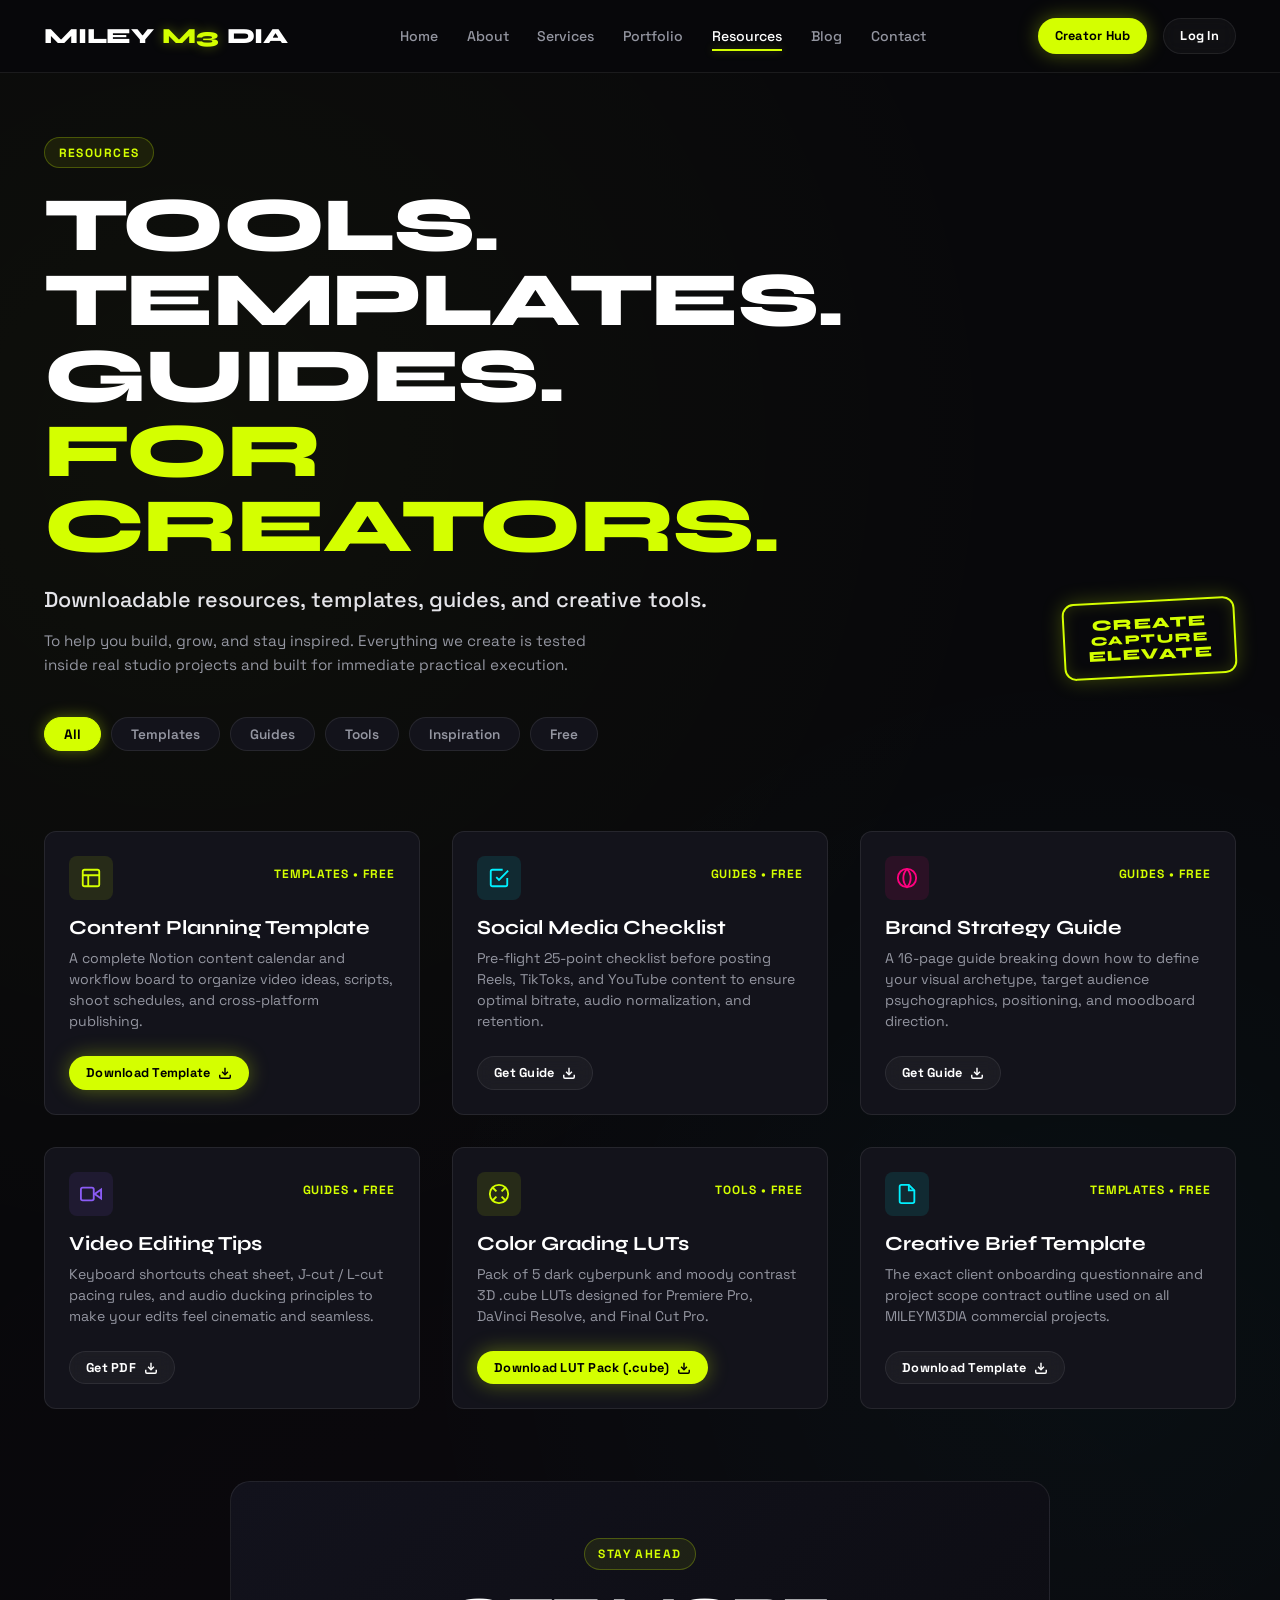
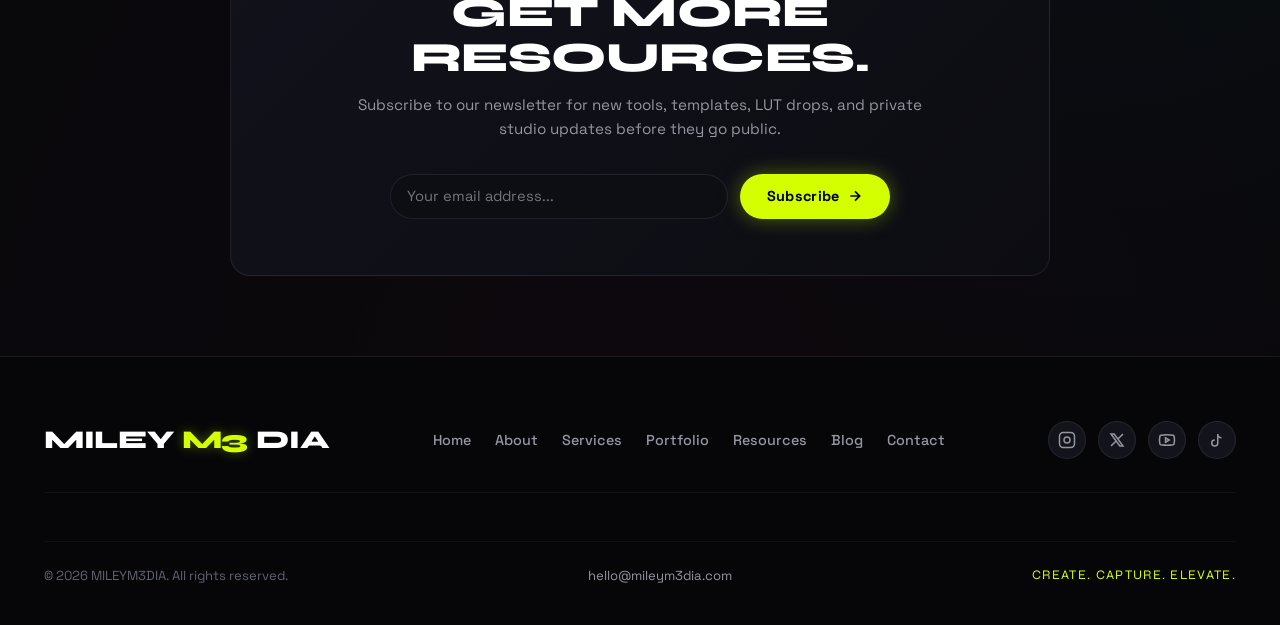
<file: resources.html>
<!DOCTYPE html>
<html lang="en">
<head>
  <meta charset="UTF-8">
  <meta name="viewport" content="width=device-width, initial-scale=1.0">
  <title>Resources &amp; Free Downloads | MILEYM3DIA</title>
  <link rel="stylesheet" href="css/style.css">
</head>
<body>

  <!-- Navigation -->
  <nav class="navbar">
    <div class="container nav-container">
      <a href="index.html" class="logo-brand">
        MILEY<span class="accent">M3</span>DIA
      </a>

      <ul class="nav-links">
        <li><a href="index.html" class="nav-link">Home</a></li>
        <li><a href="about.html" class="nav-link">About</a></li>
        <li><a href="services.html" class="nav-link">Services</a></li>
        <li><a href="portfolio.html" class="nav-link">Portfolio</a></li>
        <li><a href="resources.html" class="nav-link active">Resources</a></li>
        <li><a href="blog.html" class="nav-link">Blog</a></li>
        <li><a href="contact.html" class="nav-link">Contact</a></li>
      </ul>

      <div class="nav-actions">
        <a href="hub.html" class="btn btn-primary btn-sm desktop-only">Creator Hub</a>
        <a href="login.html" class="btn btn-secondary btn-sm desktop-only">Log In</a>
        <button class="mobile-menu-btn" aria-label="Toggle navigation">
          <svg width="22" height="22" viewBox="0 0 24 24" fill="none" stroke="currentColor" stroke-width="2">
            <path d="M4 6h16M4 12h16M4 18h16"/>
          </svg>
        </button>
      </div>
    </div>
  </nav>

  <!-- Mobile Drawer -->
  <div class="mobile-nav-drawer">
    <ul class="mobile-nav-links">
      <li><a href="index.html">Home</a></li>
      <li><a href="about.html">About</a></li>
      <li><a href="services.html">Services</a></li>
      <li><a href="portfolio.html">Portfolio</a></li>
      <li><a href="resources.html" class="active">Resources</a></li>
      <li><a href="blog.html">Blog</a></li>
      <li><a href="contact.html">Contact</a></li>
      <li><a href="hub.html" class="text-lime">Creators Hub ⚡</a></li>
      <li><a href="login.html">Member Log In</a></li>
    </ul>
  </div>

  <!-- Hero Section -->
  <section class="section-padding" style="padding-top: 4rem; padding-bottom: 2.5rem;">
    <div class="container">
      <div style="display: flex; align-items: flex-end; justify-content: space-between; flex-wrap: wrap; gap: 2rem;">
        <div style="max-width: 780px;">
          <div class="tag-badge">RESOURCES</div>
          <h1 class="hero-title">
            TOOLS. TEMPLATES.<br>
            GUIDES. <span class="text-lime">FOR CREATORS.</span>
          </h1>
          <p class="hero-subtitle">
            Downloadable resources, templates, guides, and creative tools.
          </p>
          <p class="hero-desc" style="margin-bottom: 0;">
            To help you build, grow, and stay inspired. Everything we create is tested inside real studio projects and built for immediate practical execution.
          </p>
        </div>

        <div>
          <div class="neon-stamp" style="font-size: 0.95rem; transform: rotate(-3deg);">
            <span>CREATE</span>
            <span style="font-size: 0.8rem;">CAPTURE</span>
            <span>ELEVATE</span>
          </div>
        </div>
      </div>

      <!-- Filter Tabs -->
      <div class="filter-bar" id="resourcesFilterBar" style="margin-top: 2.5rem;">
        <button class="filter-btn active" data-filter="all">All</button>
        <button class="filter-btn" data-filter="templates">Templates</button>
        <button class="filter-btn" data-filter="guides">Guides</button>
        <button class="filter-btn" data-filter="tools">Tools</button>
        <button class="filter-btn" data-filter="inspiration">Inspiration</button>
        <button class="filter-btn" data-filter="free">Free</button>
      </div>
    </div>
  </section>

  <!-- Resources Grid -->
  <section style="padding-bottom: 5rem;">
    <div class="container">
      <div class="grid-3" id="resourcesGrid" style="gap: 2rem;">
        
        <!-- Resource 1 -->
        <div class="card resource-card" data-category="templates free">
          <div style="display: flex; align-items: center; justify-content: space-between; margin-bottom: 1rem;">
            <div style="width: 44px; height: 44px; border-radius: 8px; background: rgba(212,255,0,0.1); display: flex; align-items: center; justify-content: center;">
              <svg width="22" height="22" viewBox="0 0 24 24" fill="none" stroke="#d4ff00" stroke-width="2"><rect width="18" height="18" x="3" y="3" rx="2"/><path d="M3 9h18"/><path d="M9 21V9"/></svg>
            </div>
            <span class="card-tag">Templates &bull; Free</span>
          </div>
          <h3 class="card-title">Content Planning Template</h3>
          <p class="card-desc" style="margin-bottom: 1.5rem;">
            A complete Notion content calendar and workflow board to organize video ideas, scripts, shoot schedules, and cross-platform publishing.
          </p>
          <button class="btn btn-primary btn-sm" onclick="downloadResource('Content Planning Template')">
            Download Template
            <svg width="14" height="14" viewBox="0 0 24 24" fill="none" stroke="currentColor" stroke-width="2.5"><path d="M21 15v4a2 2 0 0 1-2 2H5a2 2 0 0 1-2-2v-4"/><polyline points="7 10 12 15 17 10"/><line x1="12" x2="12" y1="15" y2="3"/></svg>
          </button>
        </div>

        <!-- Resource 2 -->
        <div class="card resource-card" data-category="guides free">
          <div style="display: flex; align-items: center; justify-content: space-between; margin-bottom: 1rem;">
            <div style="width: 44px; height: 44px; border-radius: 8px; background: rgba(0,240,255,0.1); display: flex; align-items: center; justify-content: center;">
              <svg width="22" height="22" viewBox="0 0 24 24" fill="none" stroke="#00f0ff" stroke-width="2"><path d="m9 11 3 3L22 4"/><path d="M21 12v7a2 2 0 0 1-2 2H5a2 2 0 0 1-2-2V5a2 2 0 0 1 2-2h11"/></svg>
            </div>
            <span class="card-tag">Guides &bull; Free</span>
          </div>
          <h3 class="card-title">Social Media Checklist</h3>
          <p class="card-desc" style="margin-bottom: 1.5rem;">
            Pre-flight 25-point checklist before posting Reels, TikToks, and YouTube content to ensure optimal bitrate, audio normalization, and retention.
          </p>
          <button class="btn btn-secondary btn-sm" onclick="downloadResource('Social Media Checklist')">
            Get Guide
            <svg width="14" height="14" viewBox="0 0 24 24" fill="none" stroke="currentColor" stroke-width="2.5"><path d="M21 15v4a2 2 0 0 1-2 2H5a2 2 0 0 1-2-2v-4"/><polyline points="7 10 12 15 17 10"/><line x1="12" x2="12" y1="15" y2="3"/></svg>
          </button>
        </div>

        <!-- Resource 3 -->
        <div class="card resource-card" data-category="guides free">
          <div style="display: flex; align-items: center; justify-content: space-between; margin-bottom: 1rem;">
            <div style="width: 44px; height: 44px; border-radius: 8px; background: rgba(255,0,127,0.1); display: flex; align-items: center; justify-content: center;">
              <svg width="22" height="22" viewBox="0 0 24 24" fill="none" stroke="#ff007f" stroke-width="2"><circle cx="12" cy="12" r="10"/><path d="M12 2a14.5 14.5 0 0 0 0 20 14.5 14.5 0 0 0 0-20"/></svg>
            </div>
            <span class="card-tag">Guides &bull; Free</span>
          </div>
          <h3 class="card-title">Brand Strategy Guide</h3>
          <p class="card-desc" style="margin-bottom: 1.5rem;">
            A 16-page guide breaking down how to define your visual archetype, target audience psychographics, positioning, and moodboard direction.
          </p>
          <button class="btn btn-secondary btn-sm" onclick="downloadResource('Brand Strategy Guide')">
            Get Guide
            <svg width="14" height="14" viewBox="0 0 24 24" fill="none" stroke="currentColor" stroke-width="2.5"><path d="M21 15v4a2 2 0 0 1-2 2H5a2 2 0 0 1-2-2v-4"/><polyline points="7 10 12 15 17 10"/><line x1="12" x2="12" y1="15" y2="3"/></svg>
          </button>
        </div>

        <!-- Resource 4 -->
        <div class="card resource-card" data-category="guides free">
          <div style="display: flex; align-items: center; justify-content: space-between; margin-bottom: 1rem;">
            <div style="width: 44px; height: 44px; border-radius: 8px; background: rgba(139,92,246,0.1); display: flex; align-items: center; justify-content: center;">
              <svg width="22" height="22" viewBox="0 0 24 24" fill="none" stroke="#8b5cf6" stroke-width="2"><polygon points="23 7 16 12 23 17 23 7"/><rect width="14" height="14" x="1" y="5" rx="2"/></svg>
            </div>
            <span class="card-tag">Guides &bull; Free</span>
          </div>
          <h3 class="card-title">Video Editing Tips</h3>
          <p class="card-desc" style="margin-bottom: 1.5rem;">
            Keyboard shortcuts cheat sheet, J-cut / L-cut pacing rules, and audio ducking principles to make your edits feel cinematic and seamless.
          </p>
          <button class="btn btn-secondary btn-sm" onclick="downloadResource('Video Editing Tips')">
            Get PDF
            <svg width="14" height="14" viewBox="0 0 24 24" fill="none" stroke="currentColor" stroke-width="2.5"><path d="M21 15v4a2 2 0 0 1-2 2H5a2 2 0 0 1-2-2v-4"/><polyline points="7 10 12 15 17 10"/><line x1="12" x2="12" y1="15" y2="3"/></svg>
          </button>
        </div>

        <!-- Resource 5 -->
        <div class="card resource-card" data-category="tools free">
          <div style="display: flex; align-items: center; justify-content: space-between; margin-bottom: 1rem;">
            <div style="width: 44px; height: 44px; border-radius: 8px; background: rgba(212,255,0,0.1); display: flex; align-items: center; justify-content: center;">
              <svg width="22" height="22" viewBox="0 0 24 24" fill="none" stroke="#d4ff00" stroke-width="2"><circle cx="12" cy="12" r="10"/><path d="m4.93 4.93 4.24 4.24"/><path d="m14.83 9.17 4.24-4.24"/><path d="m14.83 14.83 4.24 4.24"/><path d="m9.17 14.83-4.24 4.24"/></svg>
            </div>
            <span class="card-tag">Tools &bull; Free</span>
          </div>
          <h3 class="card-title">Color Grading LUTs</h3>
          <p class="card-desc" style="margin-bottom: 1.5rem;">
            Pack of 5 dark cyberpunk and moody contrast 3D .cube LUTs designed for Premiere Pro, DaVinci Resolve, and Final Cut Pro.
          </p>
          <button class="btn btn-primary btn-sm" onclick="downloadResource('Color Grading LUTs')">
            Download LUT Pack (.cube)
            <svg width="14" height="14" viewBox="0 0 24 24" fill="none" stroke="currentColor" stroke-width="2.5"><path d="M21 15v4a2 2 0 0 1-2 2H5a2 2 0 0 1-2-2v-4"/><polyline points="7 10 12 15 17 10"/><line x1="12" x2="12" y1="15" y2="3"/></svg>
          </button>
        </div>

        <!-- Resource 6 -->
        <div class="card resource-card" data-category="templates free">
          <div style="display: flex; align-items: center; justify-content: space-between; margin-bottom: 1rem;">
            <div style="width: 44px; height: 44px; border-radius: 8px; background: rgba(0,240,255,0.1); display: flex; align-items: center; justify-content: center;">
              <svg width="22" height="22" viewBox="0 0 24 24" fill="none" stroke="#00f0ff" stroke-width="2"><path d="M14 2H6a2 2 0 0 0-2 2v16a2 2 0 0 0 2 2h12a2 2 0 0 0 2-2V8z"/><polyline points="14 2 14 8 20 8"/></svg>
            </div>
            <span class="card-tag">Templates &bull; Free</span>
          </div>
          <h3 class="card-title">Creative Brief Template</h3>
          <p class="card-desc" style="margin-bottom: 1.5rem;">
            The exact client onboarding questionnaire and project scope contract outline used on all MILEYM3DIA commercial projects.
          </p>
          <button class="btn btn-secondary btn-sm" onclick="downloadResource('Creative Brief Template')">
            Download Template
            <svg width="14" height="14" viewBox="0 0 24 24" fill="none" stroke="currentColor" stroke-width="2.5"><path d="M21 15v4a2 2 0 0 1-2 2H5a2 2 0 0 1-2-2v-4"/><polyline points="7 10 12 15 17 10"/><line x1="12" x2="12" y1="15" y2="3"/></svg>
          </button>
        </div>

      </div>

      <!-- Newsletter Box -->
      <div style="margin-top: 4.5rem; background: linear-gradient(135deg, #12121c 0%, #0c0c12 100%); border: 1px solid var(--border-subtle); border-radius: var(--radius-lg); padding: 3.5rem 3rem; text-align: center; max-width: 820px; margin-left: auto; margin-right: auto; position: relative;">
        <span class="tag-badge">STAY AHEAD</span>
        <h2 class="section-title" style="margin-bottom: 0.75rem;">Get More Resources.</h2>
        <p class="hero-desc" style="margin: 0 auto 2rem auto;">
          Subscribe to our newsletter for new tools, templates, LUT drops, and private studio updates before they go public.
        </p>

        <form class="newsletter-form" style="display: flex; gap: 0.75rem; max-width: 500px; margin: 0 auto; flex-wrap: wrap;">
          <input type="email" class="form-control" placeholder="Your email address..." required style="flex: 1; min-width: 240px; border-radius: var(--radius-full);">
          <button type="submit" class="btn btn-primary" style="white-space: nowrap;">
            Subscribe
            <svg width="16" height="16" viewBox="0 0 24 24" fill="none" stroke="currentColor" stroke-width="2.5"><path d="M5 12h14M12 5l7 7-7 7"/></svg>
          </button>
        </form>
      </div>

    </div>
  </section>

  <!-- Footer -->
  <footer class="footer">
    <div class="container">
      <div class="footer-top">
        <div class="footer-brand-row">
          <a href="index.html" class="logo-brand" style="font-size: 1.6rem;">
            MILEY<span class="accent">M3</span>DIA
          </a>
          <ul class="footer-links">
            <li><a href="index.html">Home</a></li>
            <li><a href="about.html">About</a></li>
            <li><a href="services.html">Services</a></li>
            <li><a href="portfolio.html">Portfolio</a></li>
            <li><a href="resources.html">Resources</a></li>
            <li><a href="blog.html">Blog</a></li>
            <li><a href="contact.html">Contact</a></li>
          </ul>
          <div class="footer-socials">
            <a href="https://instagram.com" target="_blank" class="social-circle"><svg width="18" height="18" viewBox="0 0 24 24" fill="none" stroke="currentColor" stroke-width="2"><rect width="20" height="20" x="2" y="2" rx="5"/><circle cx="12" cy="12" r="4"/><line x1="17.5" x2="17.51" y1="6.5" y2="6.5"/></svg></a>
            <a href="https://twitter.com" target="_blank" class="social-circle"><svg width="18" height="18" viewBox="0 0 24 24" fill="none" stroke="currentColor" stroke-width="2"><path d="M4 4l11.733 16h4.267l-11.733 -16z"/><path d="M4 20l6.768 -6.768m2.46 -2.46l6.772 -6.772"/></svg></a>
            <a href="https://youtube.com" target="_blank" class="social-circle"><svg width="18" height="18" viewBox="0 0 24 24" fill="none" stroke="currentColor" stroke-width="2"><path d="M2.5 17a24.12 24.12 0 0 1 0-10 2 2 0 0 1 1.4-1.4 49.56 49.56 0 0 1 16.2 0A2 2 0 0 1 21.5 7a24.12 24.12 0 0 1 0 10 2 2 0 0 1-1.4 1.4 49.55 49.55 0 0 1-16.2 0A2 2 0 0 1 2.5 17"/><polygon points="10 15 15 12 10 9"/></svg></a>
            <a href="https://tiktok.com" target="_blank" class="social-circle"><svg width="18" height="18" viewBox="0 0 24 24" fill="none" stroke="currentColor" stroke-width="2"><path d="M9 12a4 4 0 1 0 4 4V4a5 5 0 0 0 5 5"/></svg></a>
          </div>
        </div>
      </div>
      <div class="footer-bottom">
        <div>&copy; 2026 MILEYM3DIA. All rights reserved.</div>
        <div><a href="mailto:hello@mileym3dia.com">hello@mileym3dia.com</a></div>
        <div style="font-family: var(--font-display); letter-spacing: 0.1em; color: var(--neon-lime);">
          CREATE. CAPTURE. ELEVATE.
        </div>
      </div>
    </div>
  </footer>

  <script src="js/main.js"></script>
  <script src="js/resources.js"></script>
</body>
</html>
</file>
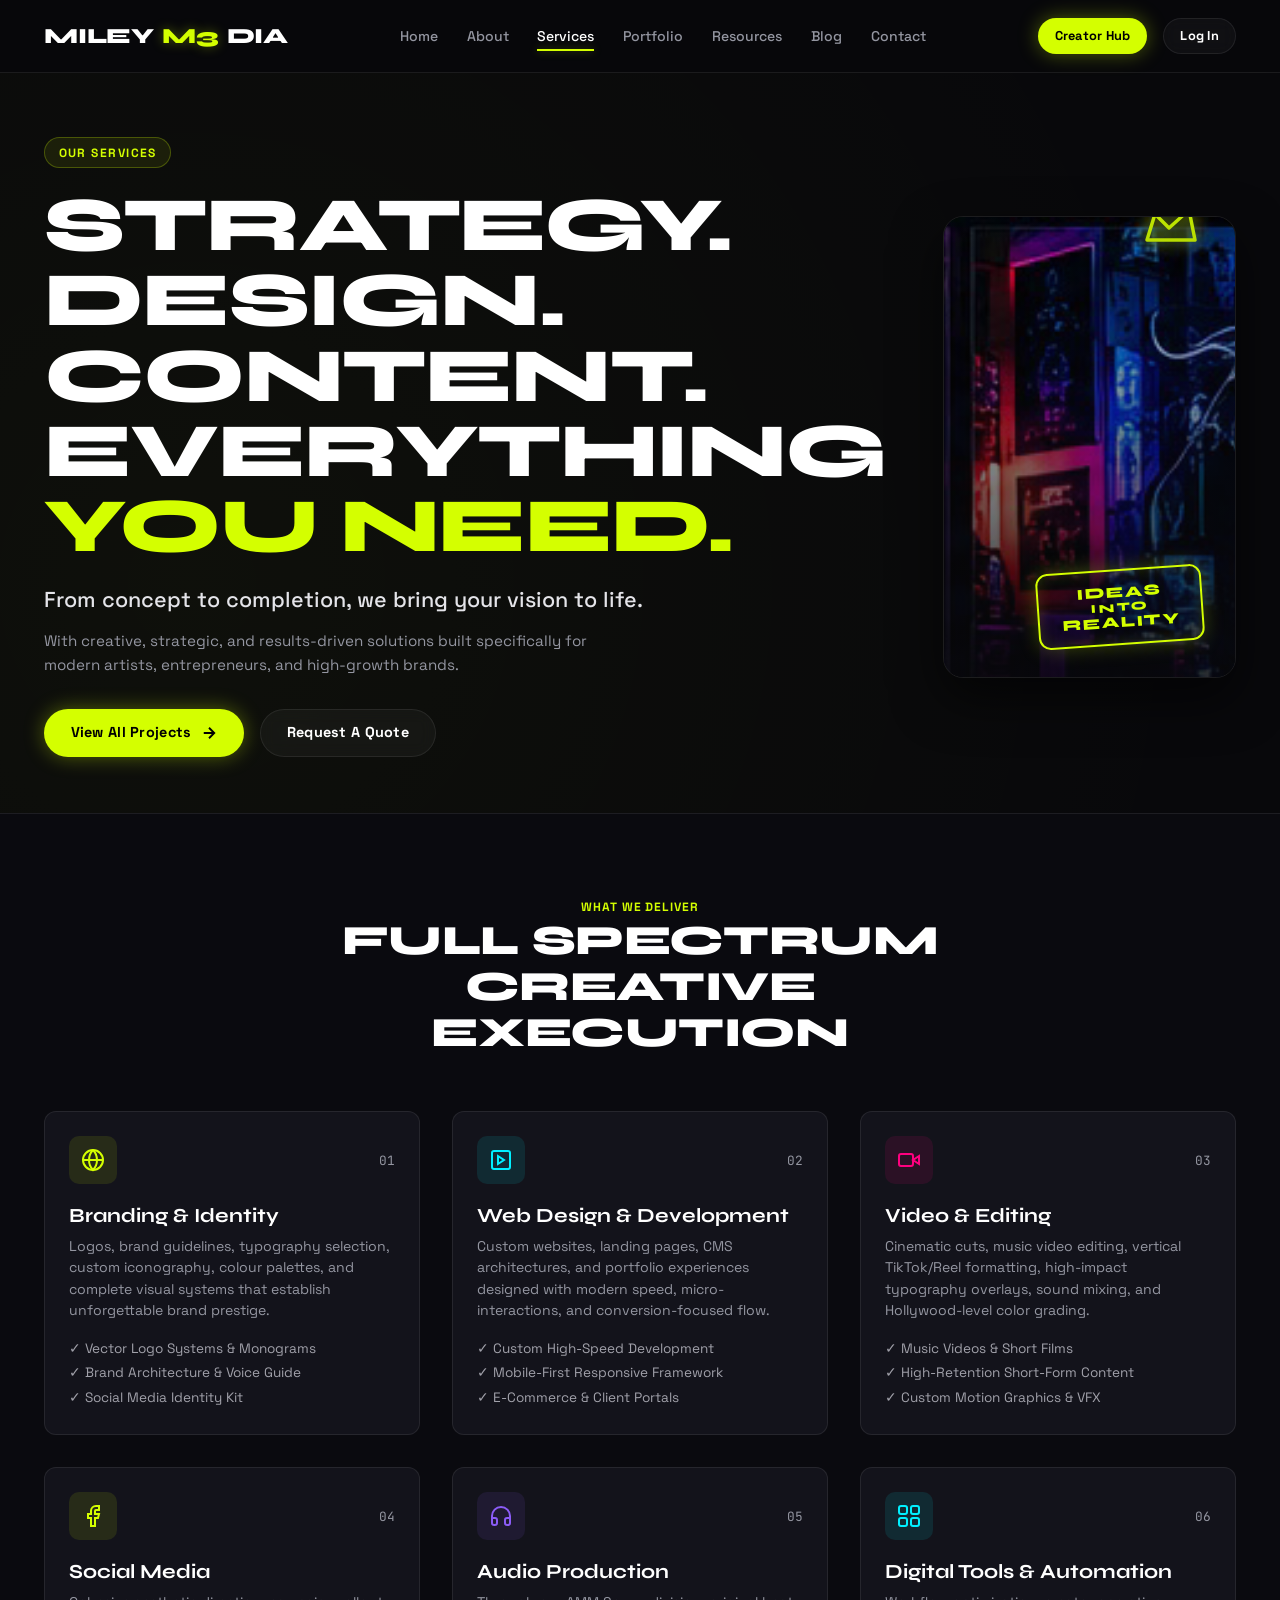
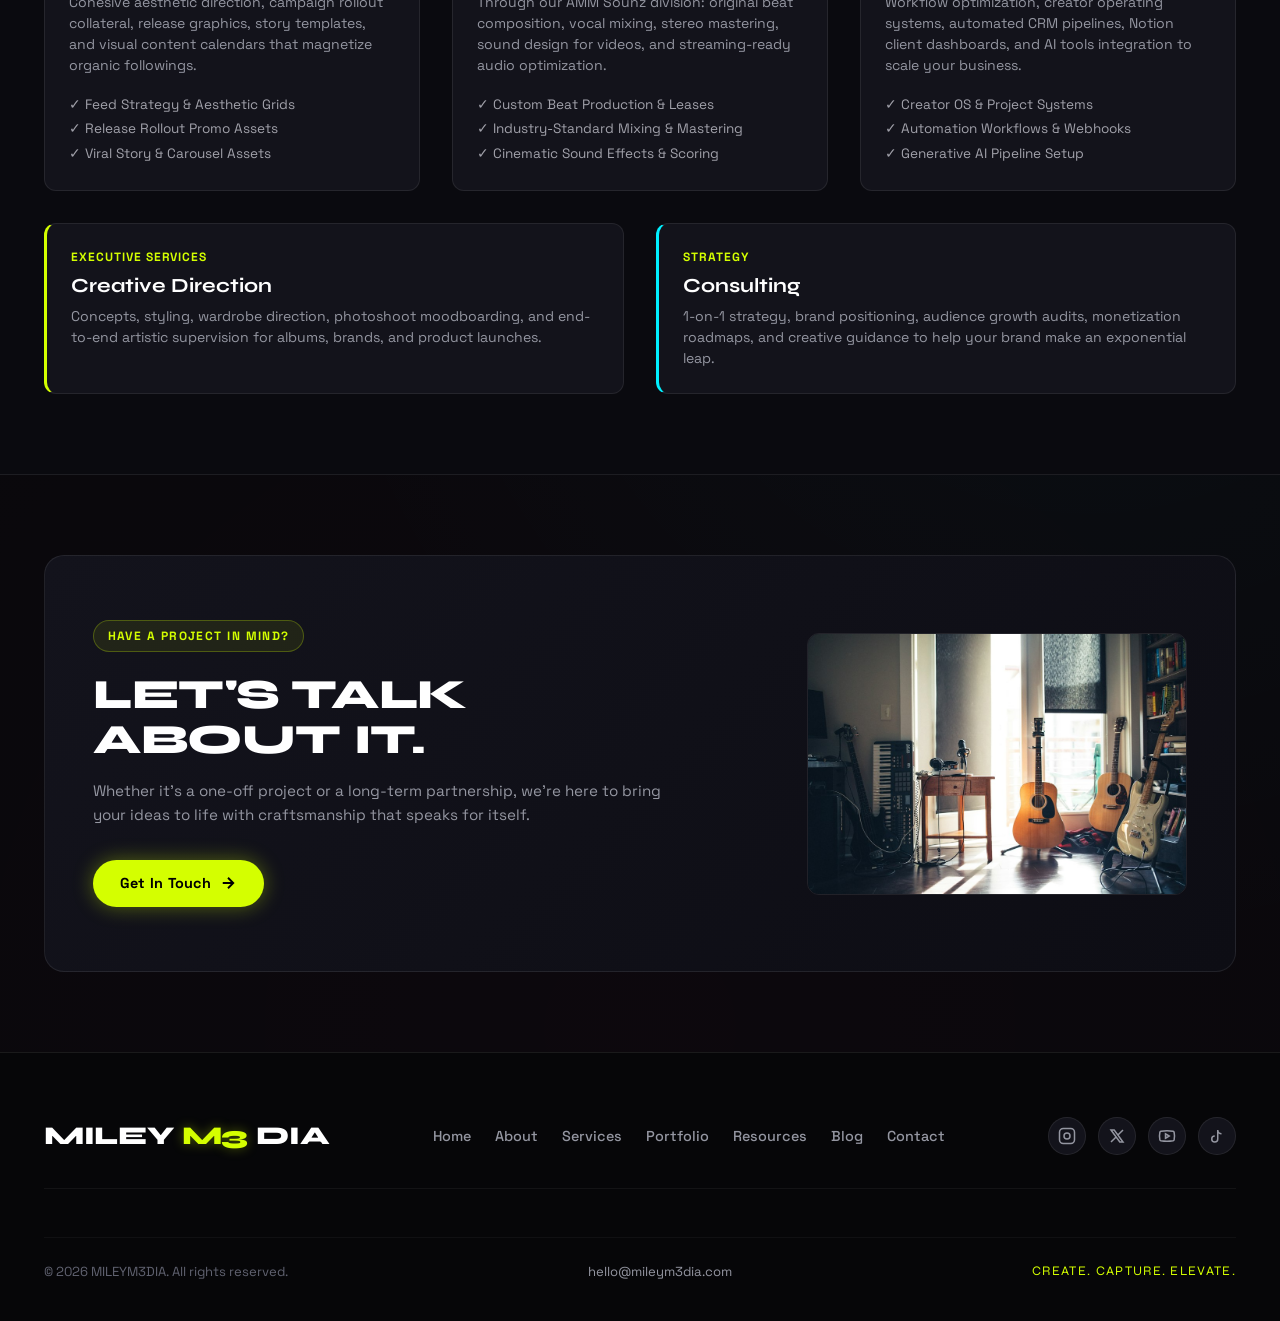
<file: services.html>
<!DOCTYPE html>
<html lang="en">
<head>
  <meta charset="UTF-8">
  <meta name="viewport" content="width=device-width, initial-scale=1.0">
  <title>Services | MILEYM3DIA Creative Studio</title>
  <link rel="stylesheet" href="css/style.css">
</head>
<body>

  <!-- Navigation -->
  <nav class="navbar">
    <div class="container nav-container">
      <a href="index.html" class="logo-brand">
        MILEY<span class="accent">M3</span>DIA
      </a>

      <ul class="nav-links">
        <li><a href="index.html" class="nav-link">Home</a></li>
        <li><a href="about.html" class="nav-link">About</a></li>
        <li><a href="services.html" class="nav-link active">Services</a></li>
        <li><a href="portfolio.html" class="nav-link">Portfolio</a></li>
        <li><a href="resources.html" class="nav-link">Resources</a></li>
        <li><a href="blog.html" class="nav-link">Blog</a></li>
        <li><a href="contact.html" class="nav-link">Contact</a></li>
      </ul>

      <div class="nav-actions">
        <a href="hub.html" class="btn btn-primary btn-sm desktop-only">Creator Hub</a>
        <a href="login.html" class="btn btn-secondary btn-sm desktop-only">Log In</a>
        <button class="mobile-menu-btn" aria-label="Toggle navigation">
          <svg width="22" height="22" viewBox="0 0 24 24" fill="none" stroke="currentColor" stroke-width="2">
            <path d="M4 6h16M4 12h16M4 18h16"/>
          </svg>
        </button>
      </div>
    </div>
  </nav>

  <!-- Mobile Drawer -->
  <div class="mobile-nav-drawer">
    <ul class="mobile-nav-links">
      <li><a href="index.html">Home</a></li>
      <li><a href="about.html">About</a></li>
      <li><a href="services.html" class="active">Services</a></li>
      <li><a href="portfolio.html">Portfolio</a></li>
      <li><a href="resources.html">Resources</a></li>
      <li><a href="blog.html">Blog</a></li>
      <li><a href="contact.html">Contact</a></li>
      <li><a href="hub.html" class="text-lime">Creators Hub ⚡</a></li>
      <li><a href="login.html">Member Log In</a></li>
    </ul>
  </div>

  <!-- Hero Section -->
  <section class="section-padding" style="padding-top: 4rem; padding-bottom: 3.5rem;">
    <div class="container">
      <div class="grid-2" style="align-items: center; gap: 3.5rem;">
        <div>
          <div class="tag-badge">OUR SERVICES</div>
          <h1 class="hero-title">
            STRATEGY. DESIGN.<br>
            CONTENT. EVERYTHING<br>
            <span class="text-lime">YOU NEED.</span>
          </h1>
          <p class="hero-subtitle">
            From concept to completion, we bring your vision to life.
          </p>
          <p class="hero-desc">
            With creative, strategic, and results-driven solutions built specifically for modern artists, entrepreneurs, and high-growth brands.
          </p>
          <div style="display: flex; gap: 1rem; flex-wrap: wrap;">
            <a href="portfolio.html" class="btn btn-primary">
              View All Projects
              <svg width="18" height="18" viewBox="0 0 24 24" fill="none" stroke="currentColor" stroke-width="2.5"><path d="M5 12h14M12 5l7 7-7 7"/></svg>
            </a>
            <a href="contact.html" class="btn btn-secondary">Request A Quote</a>
          </div>
        </div>

        <div style="position: relative;">
          <div style="border-radius: var(--radius-lg); overflow: hidden; border: 1px solid var(--border-subtle); position: relative; box-shadow: 0 20px 50px rgba(0,0,0,0.6);">
            <svg class="doodle-crown" style="top: -15px; right: 30px; width: 64px; height: 48px;" viewBox="0 0 64 48">
              <path d="M6 38 L14 12 L28 26 L48 8 L54 38 Z" fill="none" stroke="#d4ff00" stroke-width="3.5" stroke-linejoin="round"/>
            </svg>
            <img src="assets/images/m3-services-main.jpg" alt="Services Showcase" style="width: 100%; height: 460px; object-fit: cover;">
            <div style="position: absolute; inset: 0; background: linear-gradient(180deg, rgba(8,8,11,0.1) 0%, rgba(8,8,11,0.85) 100%);"></div>
            
            <div style="position: absolute; bottom: 2rem; right: 2rem; z-index: 10;">
              <div class="neon-stamp" style="font-size: 0.95rem;">
                <span>IDEAS</span>
                <span style="font-size: 0.75rem; letter-spacing: 0.2em;">INTO</span>
                <span>REALITY</span>
              </div>
            </div>
          </div>
        </div>
      </div>
    </div>
  </section>

  <!-- Core Services Grid -->
  <section class="section-padding" style="background: #0a0a0f; border-top: 1px solid var(--border-subtle); border-bottom: 1px solid var(--border-subtle);">
    <div class="container">
      <div style="text-align: center; max-width: 650px; margin: 0 auto 3.5rem auto;">
        <span class="card-tag">WHAT WE DELIVER</span>
        <h2 class="section-title">Full Spectrum Creative Execution</h2>
      </div>

      <div class="grid-3" style="gap: 2rem;">
        
        <!-- 1. Branding & Identity -->
        <div class="card">
          <div style="display: flex; align-items: center; justify-content: space-between; margin-bottom: 1.25rem;">
            <div style="width: 48px; height: 48px; border-radius: 10px; background: rgba(212,255,0,0.1); display: flex; align-items: center; justify-content: center;">
              <svg width="24" height="24" viewBox="0 0 24 24" fill="none" stroke="#d4ff00" stroke-width="2"><circle cx="12" cy="12" r="10"/><path d="M12 2a14.5 14.5 0 0 0 0 20 14.5 14.5 0 0 0 0-20"/><path d="M2 12h20"/></svg>
            </div>
            <span class="font-mono text-muted" style="font-size: 0.8rem;">01</span>
          </div>
          <h3 class="card-title">Branding &amp; Identity</h3>
          <p class="card-desc" style="margin-bottom: 1rem;">
            Logos, brand guidelines, typography selection, custom iconography, colour palettes, and complete visual systems that establish unforgettable brand prestige.
          </p>
          <ul style="list-style: none; font-size: 0.85rem; color: #a1a1aa; line-height: 1.8;">
            <li>✓ Vector Logo Systems &amp; Monograms</li>
            <li>✓ Brand Architecture &amp; Voice Guide</li>
            <li>✓ Social Media Identity Kit</li>
          </ul>
        </div>

        <!-- 2. Web Design & Dev -->
        <div class="card">
          <div style="display: flex; align-items: center; justify-content: space-between; margin-bottom: 1.25rem;">
            <div style="width: 48px; height: 48px; border-radius: 10px; background: rgba(0,240,255,0.1); display: flex; align-items: center; justify-content: center;">
              <svg width="24" height="24" viewBox="0 0 24 24" fill="none" stroke="#00f0ff" stroke-width="2"><rect width="18" height="18" x="3" y="3" rx="2"/><path d="m9 8 6 4-6 4Z"/></svg>
            </div>
            <span class="font-mono text-muted" style="font-size: 0.8rem;">02</span>
          </div>
          <h3 class="card-title">Web Design &amp; Development</h3>
          <p class="card-desc" style="margin-bottom: 1rem;">
            Custom websites, landing pages, CMS architectures, and portfolio experiences designed with modern speed, micro-interactions, and conversion-focused flow.
          </p>
          <ul style="list-style: none; font-size: 0.85rem; color: #a1a1aa; line-height: 1.8;">
            <li>✓ Custom High-Speed Development</li>
            <li>✓ Mobile-First Responsive Framework</li>
            <li>✓ E-Commerce &amp; Client Portals</li>
          </ul>
        </div>

        <!-- 3. Video & Editing -->
        <div class="card">
          <div style="display: flex; align-items: center; justify-content: space-between; margin-bottom: 1.25rem;">
            <div style="width: 48px; height: 48px; border-radius: 10px; background: rgba(255,0,127,0.1); display: flex; align-items: center; justify-content: center;">
              <svg width="24" height="24" viewBox="0 0 24 24" fill="none" stroke="#ff007f" stroke-width="2"><path d="m22 8-6 4 6 4V8Z"/><rect width="14" height="12" x="2" y="6" rx="2"/></svg>
            </div>
            <span class="font-mono text-muted" style="font-size: 0.8rem;">03</span>
          </div>
          <h3 class="card-title">Video &amp; Editing</h3>
          <p class="card-desc" style="margin-bottom: 1rem;">
            Cinematic cuts, music video editing, vertical TikTok/Reel formatting, high-impact typography overlays, sound mixing, and Hollywood-level color grading.
          </p>
          <ul style="list-style: none; font-size: 0.85rem; color: #a1a1aa; line-height: 1.8;">
            <li>✓ Music Videos &amp; Short Films</li>
            <li>✓ High-Retention Short-Form Content</li>
            <li>✓ Custom Motion Graphics &amp; VFX</li>
          </ul>
        </div>

        <!-- 4. Social Media -->
        <div class="card">
          <div style="display: flex; align-items: center; justify-content: space-between; margin-bottom: 1.25rem;">
            <div style="width: 48px; height: 48px; border-radius: 10px; background: rgba(212,255,0,0.1); display: flex; align-items: center; justify-content: center;">
              <svg width="24" height="24" viewBox="0 0 24 24" fill="none" stroke="#d4ff00" stroke-width="2"><path d="M18 2h-3a5 5 0 0 0-5 5v3H7v4h3v8h4v-8h3l1-4h-4V7a1 1 0 0 1 1-1h3z"/></svg>
            </div>
            <span class="font-mono text-muted" style="font-size: 0.8rem;">04</span>
          </div>
          <h3 class="card-title">Social Media</h3>
          <p class="card-desc" style="margin-bottom: 1rem;">
            Cohesive aesthetic direction, campaign rollout collateral, release graphics, story templates, and visual content calendars that magnetize organic followings.
          </p>
          <ul style="list-style: none; font-size: 0.85rem; color: #a1a1aa; line-height: 1.8;">
            <li>✓ Feed Strategy &amp; Aesthetic Grids</li>
            <li>✓ Release Rollout Promo Assets</li>
            <li>✓ Viral Story &amp; Carousel Assets</li>
          </ul>
        </div>

        <!-- 5. Audio Production -->
        <div class="card">
          <div style="display: flex; align-items: center; justify-content: space-between; margin-bottom: 1.25rem;">
            <div style="width: 48px; height: 48px; border-radius: 10px; background: rgba(139,92,246,0.1); display: flex; align-items: center; justify-content: center;">
              <svg width="24" height="24" viewBox="0 0 24 24" fill="none" stroke="#8b5cf6" stroke-width="2"><path d="M3 18v-6a9 9 0 0 1 18 0v6"/><path d="M21 19a2 2 0 0 1-2 2h-1a2 2 0 0 1-2-2v-3a2 2 0 0 1 2-2h3zM3 19a2 2 0 0 0 2 2h1a2 2 0 0 0 2-2v-3a2 2 0 0 0-2-2H3z"/></svg>
            </div>
            <span class="font-mono text-muted" style="font-size: 0.8rem;">05</span>
          </div>
          <h3 class="card-title">Audio Production</h3>
          <p class="card-desc" style="margin-bottom: 1rem;">
            Through our AMM Sounz division: original beat composition, vocal mixing, stereo mastering, sound design for videos, and streaming-ready audio optimization.
          </p>
          <ul style="list-style: none; font-size: 0.85rem; color: #a1a1aa; line-height: 1.8;">
            <li>✓ Custom Beat Production &amp; Leases</li>
            <li>✓ Industry-Standard Mixing &amp; Mastering</li>
            <li>✓ Cinematic Sound Effects &amp; Scoring</li>
          </ul>
        </div>

        <!-- 6. Digital Tools -->
        <div class="card">
          <div style="display: flex; align-items: center; justify-content: space-between; margin-bottom: 1.25rem;">
            <div style="width: 48px; height: 48px; border-radius: 10px; background: rgba(0,240,255,0.1); display: flex; align-items: center; justify-content: center;">
              <svg width="24" height="24" viewBox="0 0 24 24" fill="none" stroke="#00f0ff" stroke-width="2"><rect width="8" height="8" x="2" y="2" rx="2"/><rect width="8" height="8" x="14" y="2" rx="2"/><rect width="8" height="8" x="2" y="14" rx="2"/><rect width="8" height="8" x="14" y="14" rx="2"/></svg>
            </div>
            <span class="font-mono text-muted" style="font-size: 0.8rem;">06</span>
          </div>
          <h3 class="card-title">Digital Tools &amp; Automation</h3>
          <p class="card-desc" style="margin-bottom: 1rem;">
            Workflow optimization, creator operating systems, automated CRM pipelines, Notion client dashboards, and AI tools integration to scale your business.
          </p>
          <ul style="list-style: none; font-size: 0.85rem; color: #a1a1aa; line-height: 1.8;">
            <li>✓ Creator OS &amp; Project Systems</li>
            <li>✓ Automation Workflows &amp; Webhooks</li>
            <li>✓ Generative AI Pipeline Setup</li>
          </ul>
        </div>

      </div>

      <!-- Bottom Dual Cards: Creative Direction & Consulting -->
      <div class="grid-2" style="margin-top: 2rem;">
        <div class="card" style="border-left: 3px solid var(--neon-lime);">
          <div class="card-tag">EXECUTIVE SERVICES</div>
          <h3 class="card-title">Creative Direction</h3>
          <p class="card-desc">
            Concepts, styling, wardrobe direction, photoshoot moodboarding, and end-to-end artistic supervision for albums, brands, and product launches.
          </p>
        </div>

        <div class="card" style="border-left: 3px solid var(--neon-cyan);">
          <div class="card-tag">STRATEGY</div>
          <h3 class="card-title">Consulting</h3>
          <p class="card-desc">
            1-on-1 strategy, brand positioning, audience growth audits, monetization roadmaps, and creative guidance to help your brand make an exponential leap.
          </p>
        </div>
      </div>
    </div>
  </section>

  <!-- HAVE A PROJECT IN MIND? CTA -->
  <section class="section-padding" style="position: relative;">
    <div class="container">
      <div style="background: linear-gradient(135deg, #13131c 0%, #0d0d14 100%); border: 1px solid var(--border-subtle); border-radius: var(--radius-lg); padding: 4rem 3rem; display: flex; align-items: center; justify-content: space-between; flex-wrap: wrap; gap: 2.5rem;">
        <div style="max-width: 600px;">
          <div class="tag-badge">HAVE A PROJECT IN MIND?</div>
          <h2 class="section-title" style="margin-bottom: 1rem;">
            LET'S TALK ABOUT IT.
          </h2>
          <p class="hero-desc" style="margin-bottom: 2rem;">
            Whether it's a one-off project or a long-term partnership, we're here to bring your ideas to life with craftsmanship that speaks for itself.
          </p>
          <a href="contact.html" class="btn btn-primary">
            Get In Touch
            <svg width="18" height="18" viewBox="0 0 24 24" fill="none" stroke="currentColor" stroke-width="2.5"><path d="M5 12h14M12 5l7 7-7 7"/></svg>
          </a>
        </div>

        <div>
          <div style="border-radius: var(--radius-md); overflow: hidden; border: 1px solid var(--border-subtle); max-width: 380px;">
            <img src="assets/images/studio-audio.jpg" alt="M3 Production Studio" style="width: 100%; height: 260px; object-fit: cover;">
          </div>
        </div>
      </div>
    </div>
  </section>

  <!-- Footer -->
  <footer class="footer">
    <div class="container">
      <div class="footer-top">
        <div class="footer-brand-row">
          <a href="index.html" class="logo-brand" style="font-size: 1.6rem;">
            MILEY<span class="accent">M3</span>DIA
          </a>
          <ul class="footer-links">
            <li><a href="index.html">Home</a></li>
            <li><a href="about.html">About</a></li>
            <li><a href="services.html">Services</a></li>
            <li><a href="portfolio.html">Portfolio</a></li>
            <li><a href="resources.html">Resources</a></li>
            <li><a href="blog.html">Blog</a></li>
            <li><a href="contact.html">Contact</a></li>
          </ul>
          <div class="footer-socials">
            <a href="https://instagram.com" target="_blank" class="social-circle"><svg width="18" height="18" viewBox="0 0 24 24" fill="none" stroke="currentColor" stroke-width="2"><rect width="20" height="20" x="2" y="2" rx="5"/><circle cx="12" cy="12" r="4"/><line x1="17.5" x2="17.51" y1="6.5" y2="6.5"/></svg></a>
            <a href="https://twitter.com" target="_blank" class="social-circle"><svg width="18" height="18" viewBox="0 0 24 24" fill="none" stroke="currentColor" stroke-width="2"><path d="M4 4l11.733 16h4.267l-11.733 -16z"/><path d="M4 20l6.768 -6.768m2.46 -2.46l6.772 -6.772"/></svg></a>
            <a href="https://youtube.com" target="_blank" class="social-circle"><svg width="18" height="18" viewBox="0 0 24 24" fill="none" stroke="currentColor" stroke-width="2"><path d="M2.5 17a24.12 24.12 0 0 1 0-10 2 2 0 0 1 1.4-1.4 49.56 49.56 0 0 1 16.2 0A2 2 0 0 1 21.5 7a24.12 24.12 0 0 1 0 10 2 2 0 0 1-1.4 1.4 49.55 49.55 0 0 1-16.2 0A2 2 0 0 1 2.5 17"/><polygon points="10 15 15 12 10 9"/></svg></a>
            <a href="https://tiktok.com" target="_blank" class="social-circle"><svg width="18" height="18" viewBox="0 0 24 24" fill="none" stroke="currentColor" stroke-width="2"><path d="M9 12a4 4 0 1 0 4 4V4a5 5 0 0 0 5 5"/></svg></a>
          </div>
        </div>
      </div>
      <div class="footer-bottom">
        <div>&copy; 2026 MILEYM3DIA. All rights reserved.</div>
        <div><a href="mailto:hello@mileym3dia.com">hello@mileym3dia.com</a></div>
        <div style="font-family: var(--font-display); letter-spacing: 0.1em; color: var(--neon-lime);">
          CREATE. CAPTURE. ELEVATE.
        </div>
      </div>
    </div>
  </footer>

  <script src="js/main.js"></script>
</body>
</html>
</file>
<file: css/style.css>
/* ==========================================================================
   MILEYM3DIA - DESIGN SYSTEM & STYLESHEET
   CREATE. CAPTURE. ELEVATE.
   ========================================================================== */

@import url('https://fonts.googleapis.com/css2?family=Space+Grotesk:wght@400;500;600;700&family=Syne:wght@700;800&family=JetBrains+Mono:wght@400;500&display=swap');

:root {
  --bg-main: #08080b;
  --bg-secondary: #0e0e14;
  --bg-card: #13131b;
  --bg-card-hover: #181824;
  --bg-card-glass: rgba(19, 19, 27, 0.75);
  --border-subtle: rgba(255, 255, 255, 0.08);
  --border-hover: rgba(212, 255, 0, 0.4);
  
  /* Brand Neons */
  --neon-lime: #d4ff00;
  --neon-lime-hover: #e0ff33;
  --neon-lime-glow: rgba(212, 255, 0, 0.35);
  --neon-cyan: #00f0ff;
  --neon-cyan-glow: rgba(0, 240, 255, 0.3);
  --neon-magenta: #ff007f;
  --neon-magenta-glow: rgba(255, 0, 127, 0.35);
  --neon-purple: #8b5cf6;

  /* Typography */
  --font-display: 'Syne', sans-serif;
  --font-body: 'Space Grotesk', -apple-system, BlinkMacSystemFont, sans-serif;
  --font-mono: 'JetBrains Mono', monospace;
  
  --text-main: #ffffff;
  --text-muted: #9496a1;
  --text-dim: #606270;
  
  --radius-sm: 6px;
  --radius-md: 12px;
  --radius-lg: 20px;
  --radius-full: 9999px;

  --transition-fast: 0.18s cubic-bezier(0.16, 1, 0.3, 1);
  --transition-smooth: 0.3s cubic-bezier(0.16, 1, 0.3, 1);
  --container-max: 1240px;
}

/* Base Reset */
*, *::before, *::after {
  box-sizing: border-box;
  margin: 0;
  padding: 0;
}

html {
  font-family: var(--font-body);
  background-color: var(--bg-main);
  color: var(--text-main);
  scroll-behavior: smooth;
  font-size: 16px;
  line-height: 1.5;
  -webkit-font-smoothing: antialiased;
}

body {
  min-height: 100vh;
  display: flex;
  flex-direction: column;
  overflow-x: hidden;
  background-image: 
    radial-gradient(circle at 15% 20%, rgba(212, 255, 0, 0.03) 0%, transparent 40%),
    radial-gradient(circle at 85% 60%, rgba(0, 240, 255, 0.03) 0%, transparent 40%),
    radial-gradient(circle at 50% 90%, rgba(255, 0, 127, 0.02) 0%, transparent 50%);
}

a {
  color: inherit;
  text-decoration: none;
  transition: color var(--transition-fast);
}

img {
  max-width: 100%;
  height: auto;
  display: block;
}

button, input, select, textarea {
  font-family: inherit;
  font-size: inherit;
  color: inherit;
}

/* Containers */
.container {
  width: 100%;
  max-width: var(--container-max);
  margin-left: auto;
  margin-right: auto;
  padding-left: 1.5rem;
  padding-right: 1.5rem;
}

/* Typography Utilities */
.font-display { font-family: var(--font-display); }
.font-mono { font-family: var(--font-mono); }
.text-lime { color: var(--neon-lime); }
.text-cyan { color: var(--neon-cyan); }
.text-magenta { color: var(--neon-magenta); }
.text-muted { color: var(--text-muted); }

.tag-badge {
  display: inline-flex;
  align-items: center;
  gap: 0.4rem;
  font-size: 0.75rem;
  font-weight: 700;
  letter-spacing: 0.12em;
  text-transform: uppercase;
  color: var(--neon-lime);
  background: rgba(212, 255, 0, 0.08);
  border: 1px solid rgba(212, 255, 0, 0.25);
  padding: 0.35rem 0.85rem;
  border-radius: var(--radius-full);
  margin-bottom: 1.25rem;
}

.hero-title {
  font-family: var(--font-display);
  font-size: clamp(2.5rem, 6vw, 4.8rem);
  font-weight: 800;
  line-height: 0.98;
  letter-spacing: -0.02em;
  text-transform: uppercase;
  margin-bottom: 1.25rem;
}

.hero-subtitle {
  font-size: clamp(1.05rem, 1.8vw, 1.35rem);
  color: #e4e4e9;
  font-weight: 500;
  margin-bottom: 0.75rem;
}

.hero-desc {
  font-size: 0.95rem;
  color: var(--text-muted);
  max-width: 580px;
  line-height: 1.6;
  margin-bottom: 2rem;
}

/* Buttons */
.btn {
  display: inline-flex;
  align-items: center;
  justify-content: center;
  gap: 0.5rem;
  padding: 0.75rem 1.6rem;
  border-radius: var(--radius-full);
  font-weight: 700;
  font-size: 0.9rem;
  letter-spacing: 0.02em;
  cursor: pointer;
  transition: all var(--transition-smooth);
  border: 1px solid transparent;
  white-space: nowrap;
}

.btn-primary {
  background: var(--neon-lime);
  color: #000000;
  box-shadow: 0 0 20px var(--neon-lime-glow);
}

.btn-primary:hover {
  background: var(--neon-lime-hover);
  transform: translateY(-2px);
  box-shadow: 0 0 30px rgba(212, 255, 0, 0.6);
}

.btn-secondary {
  background: rgba(255, 255, 255, 0.04);
  color: #ffffff;
  border-color: var(--border-subtle);
  backdrop-filter: blur(8px);
}

.btn-secondary:hover {
  background: rgba(255, 255, 255, 0.08);
  border-color: rgba(255, 255, 255, 0.2);
  transform: translateY(-2px);
}

.btn-outline-lime {
  background: transparent;
  color: var(--neon-lime);
  border-color: var(--neon-lime);
}

.btn-outline-lime:hover {
  background: var(--neon-lime);
  color: #000;
  box-shadow: 0 0 20px var(--neon-lime-glow);
}

.btn-sm {
  padding: 0.45rem 1rem;
  font-size: 0.8rem;
}

.btn-icon {
  width: 40px;
  height: 40px;
  border-radius: 50%;
  padding: 0;
}

/* Navigation Bar */
.navbar {
  position: sticky;
  top: 0;
  z-index: 1000;
  background: rgba(8, 8, 11, 0.85);
  backdrop-filter: blur(16px);
  border-bottom: 1px solid var(--border-subtle);
  transition: all var(--transition-fast);
}

.nav-container {
  display: flex;
  align-items: center;
  justify-content: space-between;
  height: 72px;
}

.logo-brand {
  display: flex;
  align-items: center;
  gap: 0.5rem;
  font-family: var(--font-display);
  font-size: 1.35rem;
  font-weight: 800;
  letter-spacing: -0.01em;
  color: #ffffff;
}

.logo-brand .accent {
  color: var(--neon-lime);
  text-shadow: 0 0 12px var(--neon-lime-glow);
}

.nav-links {
  display: flex;
  align-items: center;
  gap: 1.8rem;
  list-style: none;
}

.nav-link {
  font-size: 0.88rem;
  font-weight: 500;
  color: var(--text-muted);
  position: relative;
  padding: 0.4rem 0;
}

.nav-link:hover, .nav-link.active {
  color: #ffffff;
}

.nav-link.active::after {
  content: '';
  position: absolute;
  bottom: 0;
  left: 0;
  width: 100%;
  height: 2px;
  background: var(--neon-lime);
  box-shadow: 0 0 8px var(--neon-lime-glow);
}

.nav-actions {
  display: flex;
  align-items: center;
  gap: 1rem;
}

.mobile-menu-btn {
  display: none;
  background: transparent;
  border: 1px solid var(--border-subtle);
  color: #fff;
  width: 42px;
  height: 42px;
  border-radius: var(--radius-sm);
  cursor: pointer;
  align-items: center;
  justify-content: center;
}

/* Mobile Drawer */
.mobile-nav-drawer {
  position: fixed;
  top: 72px;
  left: 0;
  right: 0;
  bottom: 0;
  background: rgba(8, 8, 11, 0.98);
  backdrop-filter: blur(24px);
  padding: 2rem 1.5rem;
  display: none;
  flex-direction: column;
  gap: 1.5rem;
  z-index: 999;
  border-top: 1px solid var(--border-subtle);
  overflow-y: auto;
}

.mobile-nav-drawer.open {
  display: flex;
}

.mobile-nav-links {
  display: flex;
  flex-direction: column;
  gap: 1.25rem;
  list-style: none;
}

.mobile-nav-links a {
  font-size: 1.25rem;
  font-weight: 600;
  font-family: var(--font-display);
  color: #ffffff;
  display: flex;
  justify-content: space-between;
  align-items: center;
  padding: 0.5rem 0;
  border-bottom: 1px solid rgba(255, 255, 255, 0.05);
}

.mobile-nav-links a.active {
  color: var(--neon-lime);
}

/* Marquee Ticker */
.marquee-container {
  width: 100%;
  background: #0d0d14;
  border-top: 1px solid var(--border-subtle);
  border-bottom: 1px solid var(--border-subtle);
  overflow: hidden;
  padding: 0.9rem 0;
  display: flex;
  white-space: nowrap;
}

.marquee-content {
  display: flex;
  align-items: center;
  animation: marquee 25s linear infinite;
  gap: 2.5rem;
}

.marquee-item {
  font-family: var(--font-display);
  font-size: 0.88rem;
  font-weight: 800;
  letter-spacing: 0.15em;
  text-transform: uppercase;
  color: #e2e8f0;
  display: flex;
  align-items: center;
  gap: 2.5rem;
}

.marquee-dot {
  width: 6px;
  height: 6px;
  background: var(--neon-lime);
  border-radius: 50%;
  box-shadow: 0 0 8px var(--neon-lime);
}

@keyframes marquee {
  0% { transform: translateX(0%); }
  100% { transform: translateX(-50%); }
}

/* Cards & Grid Systems */
.grid-2 {
  display: grid;
  grid-template-columns: repeat(2, 1fr);
  gap: 2rem;
}

.grid-3 {
  display: grid;
  grid-template-columns: repeat(3, 1fr);
  gap: 1.5rem;
}

.grid-4 {
  display: grid;
  grid-template-columns: repeat(4, 1fr);
  gap: 1.5rem;
}

.card {
  background: var(--bg-card);
  border: 1px solid var(--border-subtle);
  border-radius: var(--radius-md);
  padding: 1.5rem;
  transition: all var(--transition-smooth);
  position: relative;
  overflow: hidden;
}

.card:hover {
  border-color: var(--border-hover);
  background: var(--bg-card-hover);
  transform: translateY(-4px);
  box-shadow: 0 16px 36px rgba(0, 0, 0, 0.4), 0 0 24px rgba(212, 255, 0, 0.08);
}

.card-media {
  border-radius: var(--radius-sm);
  overflow: hidden;
  position: relative;
  aspect-ratio: 16 / 10;
  margin-bottom: 1rem;
}

.card-media img {
  width: 100%;
  height: 100%;
  object-fit: cover;
  transition: transform 0.5s ease;
}

.card:hover .card-media img {
  transform: scale(1.05);
}

.card-tag {
  font-size: 0.75rem;
  font-weight: 700;
  letter-spacing: 0.08em;
  text-transform: uppercase;
  color: var(--neon-lime);
  margin-bottom: 0.5rem;
}

.card-title {
  font-family: var(--font-display);
  font-size: 1.25rem;
  font-weight: 700;
  margin-bottom: 0.5rem;
  line-height: 1.2;
}

.card-desc {
  font-size: 0.88rem;
  color: var(--text-muted);
  line-height: 1.5;
}

/* Neon Graffiti Stickers & Badges */
.doodle-crown {
  position: absolute;
  fill: none;
  stroke: var(--neon-lime);
  stroke-width: 2.5;
  stroke-linecap: round;
  stroke-linejoin: round;
  filter: drop-shadow(0 0 8px var(--neon-lime));
  pointer-events: none;
}

.neon-stamp {
  border: 2px solid var(--neon-lime);
  border-radius: var(--radius-md);
  padding: 0.8rem 1.4rem;
  font-family: var(--font-display);
  font-weight: 800;
  color: var(--neon-lime);
  text-transform: uppercase;
  letter-spacing: 0.1em;
  display: inline-flex;
  flex-direction: column;
  align-items: center;
  justify-content: center;
  text-align: center;
  transform: rotate(-4deg);
  box-shadow: 0 0 20px rgba(212, 255, 0, 0.25), inset 0 0 15px rgba(212, 255, 0, 0.15);
  line-height: 1.1;
}

/* Sections */
.section-padding {
  padding-top: 5rem;
  padding-bottom: 5rem;
}

.section-header {
  display: flex;
  align-items: flex-end;
  justify-content: space-between;
  margin-bottom: 2.5rem;
  gap: 1.5rem;
}

.section-title {
  font-family: var(--font-display);
  font-size: clamp(1.8rem, 3.5vw, 2.6rem);
  font-weight: 800;
  line-height: 1.1;
  text-transform: uppercase;
  letter-spacing: -0.01em;
}

/* Filter Bar */
.filter-bar {
  display: flex;
  align-items: center;
  flex-wrap: wrap;
  gap: 0.6rem;
  margin-bottom: 2.5rem;
}

.filter-btn {
  padding: 0.45rem 1.2rem;
  border-radius: var(--radius-full);
  font-size: 0.85rem;
  font-weight: 600;
  background: var(--bg-card);
  border: 1px solid var(--border-subtle);
  color: var(--text-muted);
  cursor: pointer;
  transition: all var(--transition-fast);
}

.filter-btn:hover {
  color: #fff;
  border-color: rgba(255, 255, 255, 0.2);
}

.filter-btn.active {
  background: var(--neon-lime);
  color: #000000;
  border-color: var(--neon-lime);
  font-weight: 700;
  box-shadow: 0 0 15px var(--neon-lime-glow);
}

/* Forms */
.form-group {
  margin-bottom: 1.25rem;
}

.form-label {
  display: block;
  font-size: 0.82rem;
  font-weight: 600;
  text-transform: uppercase;
  letter-spacing: 0.05em;
  color: var(--text-muted);
  margin-bottom: 0.45rem;
}

.form-control {
  width: 100%;
  background: rgba(14, 14, 20, 0.9);
  border: 1px solid var(--border-subtle);
  border-radius: var(--radius-sm);
  padding: 0.8rem 1rem;
  color: #fff;
  font-size: 0.92rem;
  transition: all var(--transition-fast);
}

.form-control:focus {
  outline: none;
  border-color: var(--neon-lime);
  box-shadow: 0 0 15px rgba(212, 255, 0, 0.2);
  background: #14141e;
}

textarea.form-control {
  resize: vertical;
  min-height: 120px;
}

/* Footer */
.footer {
  margin-top: auto;
  background: #060608;
  border-top: 1px solid var(--border-subtle);
  padding-top: 4rem;
  padding-bottom: 2.5rem;
}

.footer-top {
  display: flex;
  flex-direction: column;
  gap: 2rem;
  margin-bottom: 3rem;
}

.footer-brand-row {
  display: flex;
  align-items: center;
  justify-content: space-between;
  flex-wrap: wrap;
  gap: 1.5rem;
  border-bottom: 1px solid rgba(255, 255, 255, 0.05);
  padding-bottom: 2rem;
}

.footer-links {
  display: flex;
  align-items: center;
  flex-wrap: wrap;
  gap: 1.5rem;
  list-style: none;
}

.footer-links a {
  color: var(--text-muted);
  font-size: 0.9rem;
  font-weight: 500;
}

.footer-links a:hover {
  color: var(--neon-lime);
}

.footer-socials {
  display: flex;
  align-items: center;
  gap: 0.75rem;
}

.social-circle {
  width: 38px;
  height: 38px;
  border-radius: 50%;
  background: var(--bg-card);
  border: 1px solid var(--border-subtle);
  display: flex;
  align-items: center;
  justify-content: center;
  color: var(--text-muted);
  transition: all var(--transition-fast);
}

.social-circle:hover {
  background: var(--neon-lime);
  color: #000;
  border-color: var(--neon-lime);
  transform: translateY(-2px);
  box-shadow: 0 0 14px var(--neon-lime-glow);
}

.sub-brands-strip {
  display: flex;
  align-items: center;
  flex-wrap: wrap;
  gap: 1.25rem;
  font-size: 0.82rem;
  color: var(--text-dim);
  padding: 0.8rem 1rem;
  background: rgba(255, 255, 255, 0.02);
  border-radius: var(--radius-sm);
}

.sub-brands-strip a {
  color: #b3b5c2;
  font-weight: 600;
}

.sub-brands-strip a:hover {
  color: var(--neon-lime);
}

.footer-bottom {
  display: flex;
  align-items: center;
  justify-content: space-between;
  flex-wrap: wrap;
  gap: 1rem;
  font-size: 0.82rem;
  color: var(--text-dim);
  padding-top: 1.5rem;
  border-top: 1px solid rgba(255, 255, 255, 0.04);
}

.footer-bottom a {
  color: var(--text-muted);
}

.footer-bottom a:hover {
  color: var(--neon-lime);
}

/* Modals & Toasts */
.modal-overlay {
  position: fixed;
  inset: 0;
  background: rgba(0, 0, 0, 0.8);
  backdrop-filter: blur(12px);
  display: none;
  align-items: center;
  justify-content: center;
  z-index: 2000;
  padding: 1.5rem;
}

.modal-overlay.active {
  display: flex;
}

.modal-card {
  background: var(--bg-card);
  border: 1px solid var(--border-hover);
  border-radius: var(--radius-lg);
  max-width: 600px;
  width: 100%;
  padding: 2rem;
  position: relative;
  box-shadow: 0 20px 50px rgba(0, 0, 0, 0.8), 0 0 40px rgba(212, 255, 0, 0.15);
  animation: modalIn 0.25s ease-out;
}

@keyframes modalIn {
  from { opacity: 0; transform: scale(0.95); }
  to { opacity: 1; transform: scale(1); }
}

.modal-close {
  position: absolute;
  top: 1.25rem;
  right: 1.25rem;
  background: transparent;
  border: none;
  color: var(--text-muted);
  font-size: 1.5rem;
  cursor: pointer;
  width: 32px;
  height: 32px;
  display: flex;
  align-items: center;
  justify-content: center;
}

.modal-close:hover {
  color: #fff;
}

.toast {
  position: fixed;
  bottom: 2rem;
  right: 2rem;
  background: #101018;
  border: 1px solid var(--neon-lime);
  color: #fff;
  padding: 0.9rem 1.4rem;
  border-radius: var(--radius-md);
  box-shadow: 0 10px 30px rgba(0, 0, 0, 0.5), 0 0 20px var(--neon-lime-glow);
  display: flex;
  align-items: center;
  gap: 0.8rem;
  z-index: 3000;
  font-size: 0.9rem;
  font-weight: 600;
  transform: translateY(100px);
  opacity: 0;
  transition: all 0.3s cubic-bezier(0.16, 1, 0.3, 1);
  pointer-events: none;
}

.toast.show {
  transform: translateY(0);
  opacity: 1;
}

/* Responsiveness */
@media (max-width: 992px) {
  .nav-links, .nav-actions .desktop-only {
    display: none;
  }
  .mobile-menu-btn {
    display: flex;
  }
  .grid-4 {
    grid-template-columns: repeat(2, 1fr);
  }
  .grid-3 {
    grid-template-columns: repeat(2, 1fr);
  }
}

@media (max-width: 768px) {
  .grid-2, .grid-3, .grid-4 {
    grid-template-columns: 1fr;
  }
  .section-header {
    flex-direction: column;
    align-items: flex-start;
  }
  .footer-brand-row, .footer-bottom {
    flex-direction: column;
    align-items: flex-start;
  }
  .hero-title {
    font-size: 2.5rem;
  }
}
</file>
